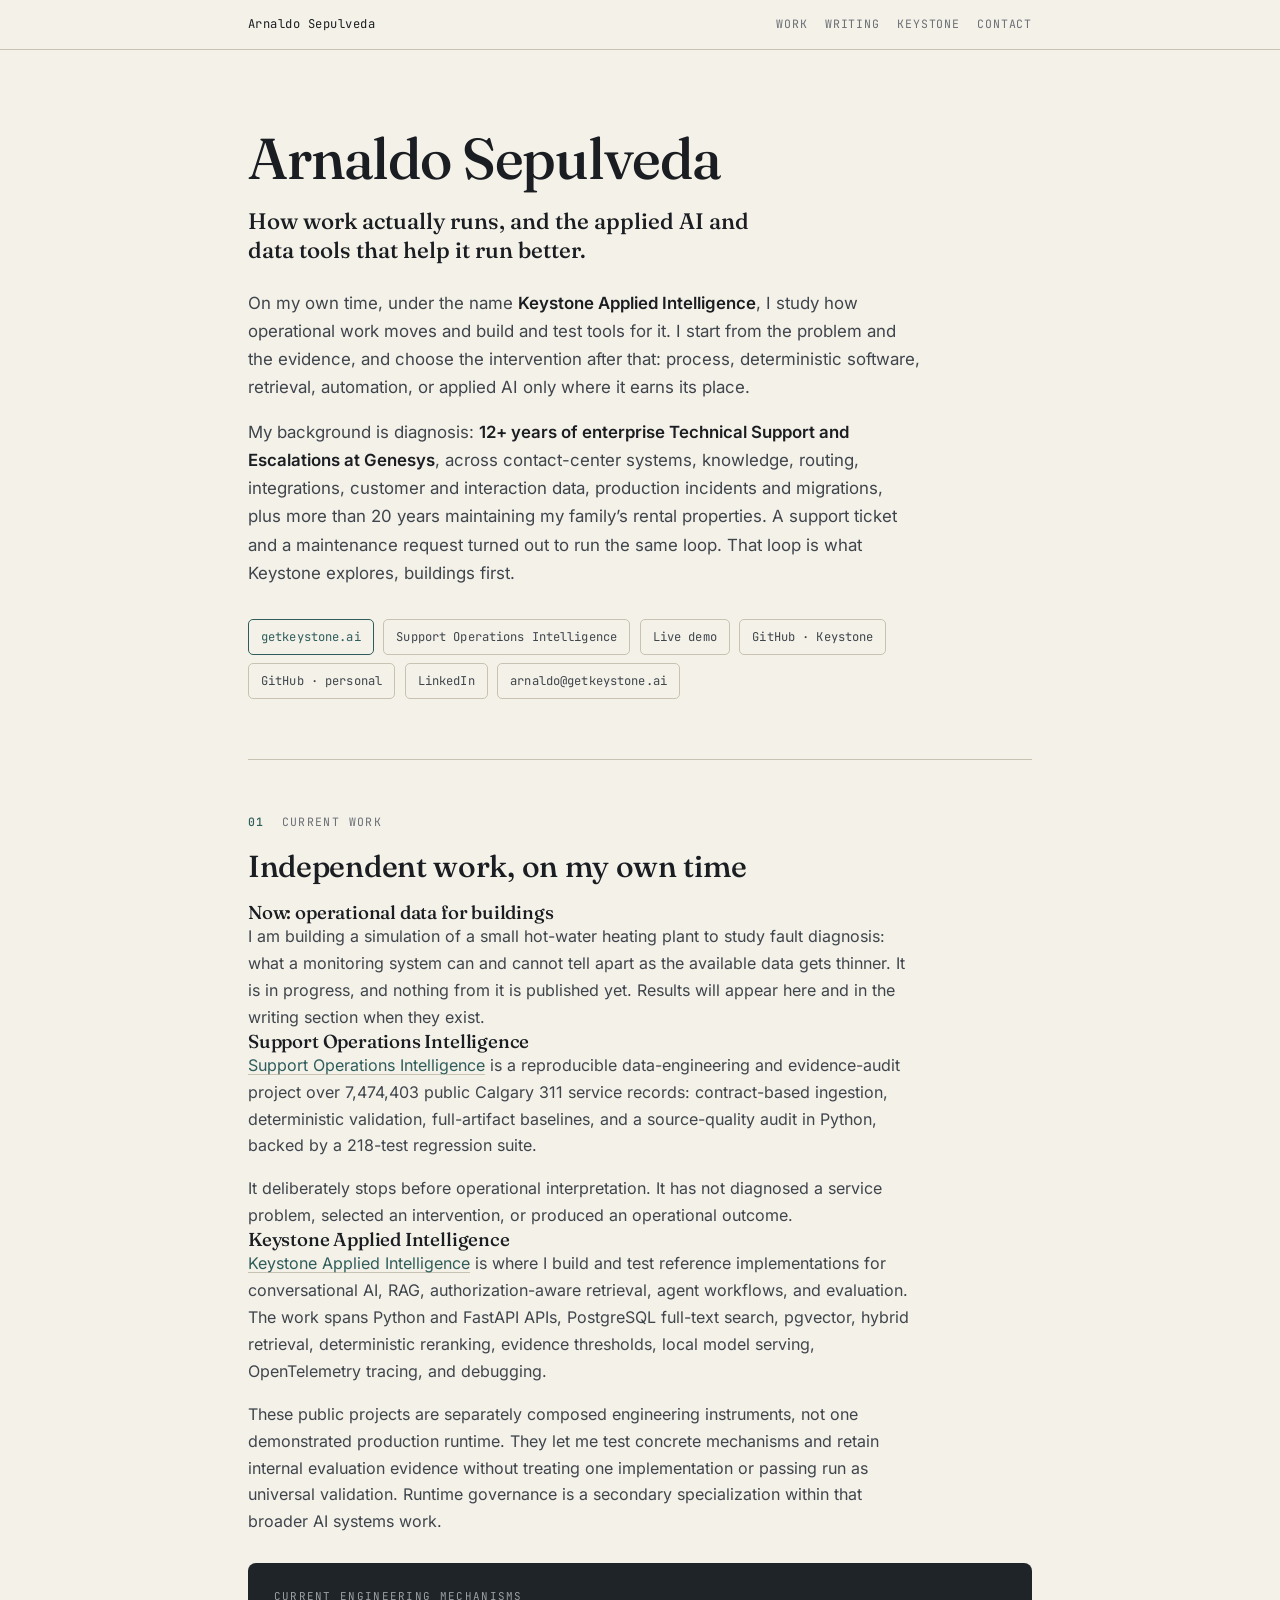
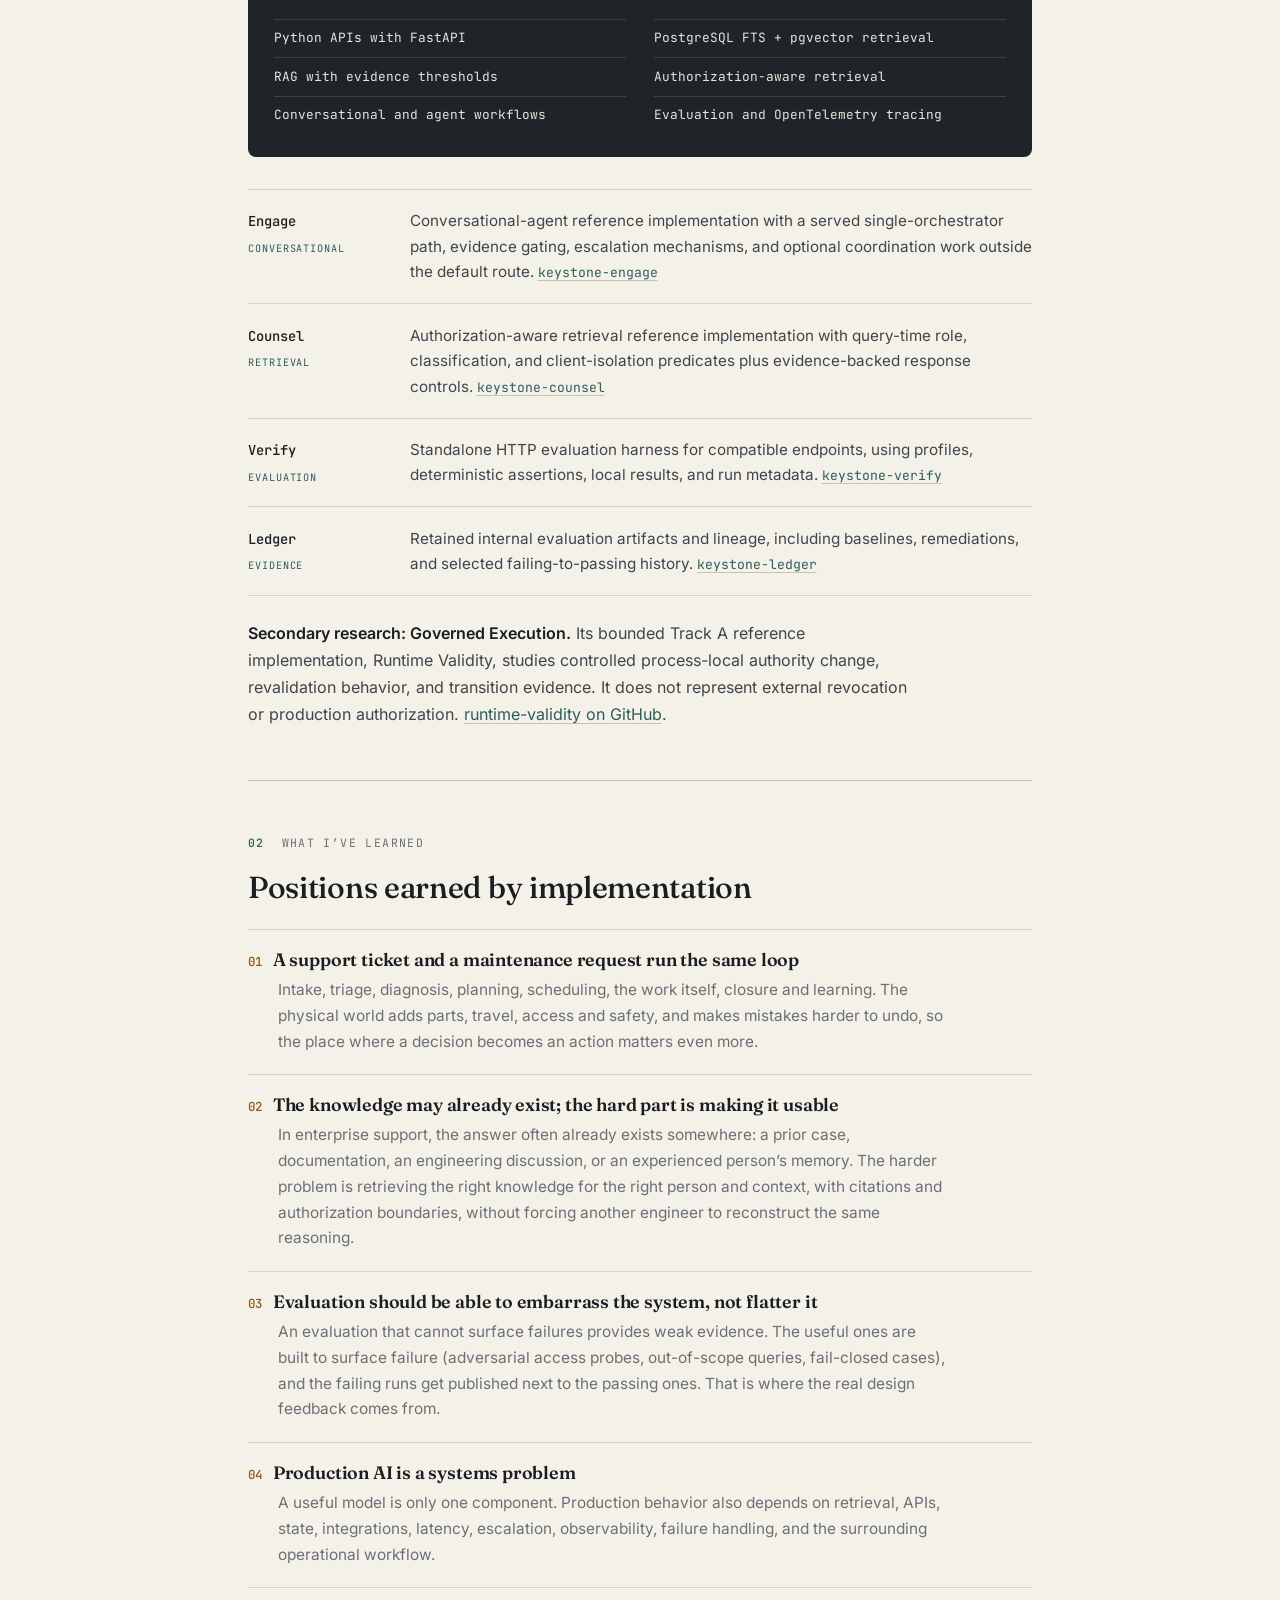
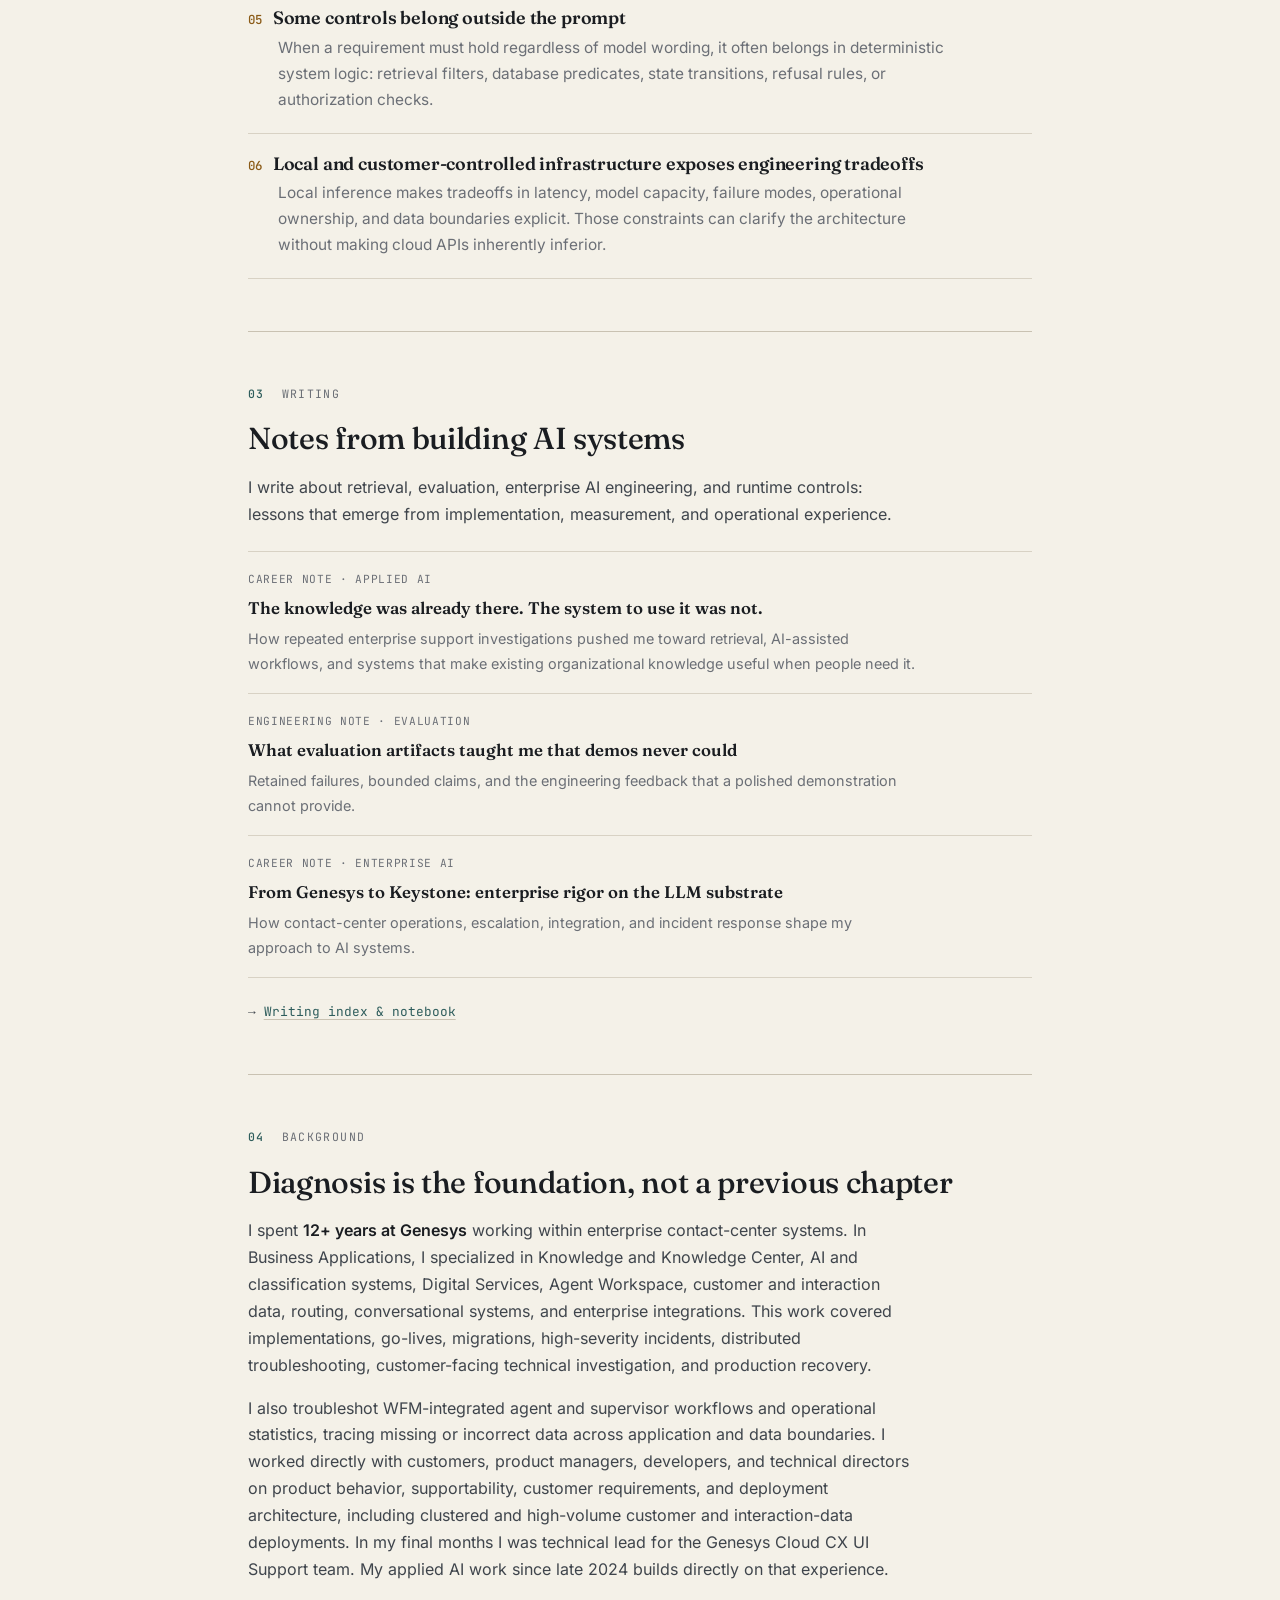
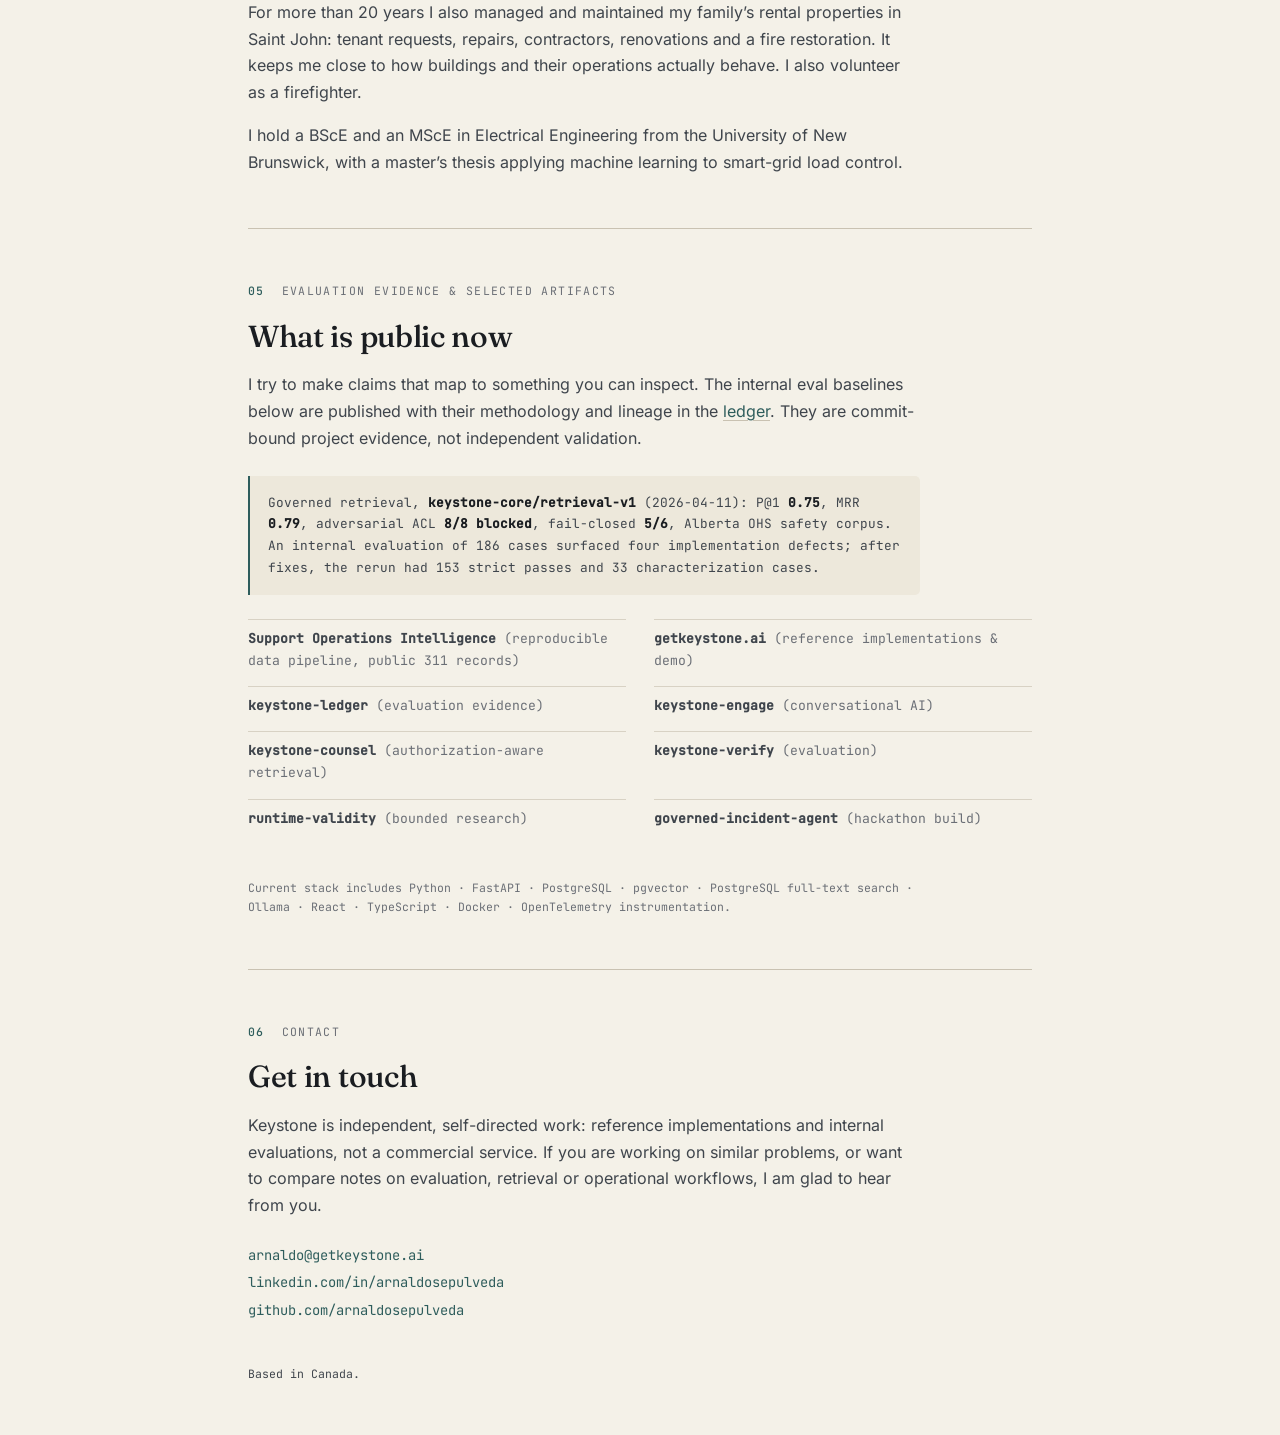
<file: index.html>
<!DOCTYPE html>
<html lang="en">
<head>
<meta charset="utf-8">
<meta name="viewport" content="width=device-width, initial-scale=1">
<title>Arnaldo Sepulveda | Applied AI &amp; Operational Workflows</title>
<meta name="description" content="Independent applied AI and data work on operational workflows, buildings first, through Keystone Applied Intelligence. Background: 12+ years of enterprise escalations at Genesys.">
<meta name="author" content="Arnaldo Sepulveda">
<meta name="google-site-verification" content="xf6O8zinKOOA4XrWFdBWYCNRRdKa3pCfS4PnyJUCzz0">
<link rel="canonical" href="https://arnaldosepulveda.com/">

<meta property="og:type" content="profile">
<meta property="og:title" content="Arnaldo Sepulveda | Applied AI &amp; Operational Workflows">
<meta property="og:description" content="Independent applied AI and data work on operational workflows, buildings first, through Keystone Applied Intelligence. Background: 12+ years of enterprise escalations at Genesys.">
<meta property="og:url" content="https://arnaldosepulveda.com/">
<meta property="og:image" content="https://arnaldosepulveda.com/og.png">
<meta property="og:image:width" content="1200">
<meta property="og:image:height" content="630">
<meta property="profile:first_name" content="Arnaldo">
<meta property="profile:last_name" content="Sepulveda">

<meta name="twitter:card" content="summary_large_image">
<meta name="twitter:image" content="https://arnaldosepulveda.com/og.png">
<meta name="twitter:title" content="Arnaldo Sepulveda | Applied AI &amp; Operational Workflows">
<meta name="twitter:description" content="Independent applied AI and data work on operational workflows, buildings first, through Keystone Applied Intelligence. Background: 12+ years of enterprise escalations at Genesys.">

<script type="application/ld+json">
{
  "@context": "https://schema.org",
  "@type": "Person",
  "name": "Arnaldo Sepulveda",
  "givenName": "Arnaldo",
  "familyName": "Sepulveda",
  "description": "Independent applied AI and data work on operational workflows, buildings first, through Keystone Applied Intelligence. Background: 12+ years of enterprise escalations at Genesys.",
  "affiliation": {
    "@type": "Organization",
    "name": "Keystone Applied Intelligence",
    "url": "https://getkeystone.ai/"
  },
  "alumniOf": [
    {
      "@type": "CollegeOrUniversity",
      "name": "University of New Brunswick",
      "sameAs": "https://www.unb.ca/"
    }
  ],
  "url": "https://arnaldosepulveda.com/",
  "sameAs": [
    "https://www.linkedin.com/in/arnaldosepulveda/",
    "https://github.com/arnaldosepulveda",
    "https://github.com/getkeystone",
    "https://getkeystone.ai/"
  ],
  "knowsAbout": [
    "Applied AI",
    "Operational Workflows",
    "Operational Analytics",
    "Building Operations",
    "Enterprise Workflows",
    "Conversational AI",
    "Retrieval-Augmented Generation",
    "Hybrid Retrieval",
    "AI Agents",
    "Agent Workflows",
    "LLM Evaluation",
    "Python",
    "FastAPI",
    "PostgreSQL",
    "pgvector",
    "Contact Center",
    "Enterprise Cloud",
    "Runtime Governance"
  ],
  "address": { "@type": "PostalAddress", "addressCountry": "CA" }
}
</script>

<link rel="preload" href="/fonts/fraunces.woff2" as="font" type="font/woff2" crossorigin>
<link rel="preload" href="/fonts/inter.woff2" as="font" type="font/woff2" crossorigin>

<style>
  *, *::before, *::after { box-sizing: border-box; margin: 0; padding: 0; }

  /* Self-hosted variable fonts (SIL OFL 1.1, latin subset), see /fonts/OFL.txt */
  @font-face { font-family:'Fraunces'; font-style:normal; font-weight:500 600; font-display:swap; src:url('/fonts/fraunces.woff2') format('woff2'); unicode-range:U+0000-00FF,U+0131,U+0152-0153,U+02BB-02BC,U+02C6,U+02DA,U+02DC,U+0304,U+0308,U+0329,U+2000-206F,U+20AC,U+2122,U+2191,U+2193,U+2212,U+2215,U+FEFF,U+FFFD; }
  @font-face { font-family:'Inter'; font-style:normal; font-weight:400 600; font-display:swap; src:url('/fonts/inter.woff2') format('woff2'); unicode-range:U+0000-00FF,U+0131,U+0152-0153,U+02BB-02BC,U+02C6,U+02DA,U+02DC,U+0304,U+0308,U+0329,U+2000-206F,U+20AC,U+2122,U+2191,U+2193,U+2212,U+2215,U+FEFF,U+FFFD; }
  @font-face { font-family:'JetBrains Mono'; font-style:normal; font-weight:400 500; font-display:swap; src:url('/fonts/jetbrainsmono.woff2') format('woff2'); unicode-range:U+0000-00FF,U+0131,U+0152-0153,U+02BB-02BC,U+02C6,U+02DA,U+02DC,U+0304,U+0308,U+0329,U+2000-206F,U+20AC,U+2122,U+2191,U+2193,U+2212,U+2215,U+FEFF,U+FFFD; }

  :root{
    --paper:#F4F1E8; --paper-2:#EDE8DB; --ink:#1A1D21; --ink-soft:#3F454C; --ink-mute:#6B6F76;
    --rule:#C9C2B2; --rule-soft:#D8D2C4;
    --slate:#1F2428; --slate-ink:#E8E5DC; --slate-mute:#9BA0A5; --slate-rule:#3A4148;
    --teal:#2E5D5C; --teal-2:#3E7A78; --teal-soft:rgba(46,93,92,.09);
    --amber:#B27A2C; --amber-ink:#8A5A16; --amber-soft:rgba(178,122,44,.10);
    --focus:#3E7A78;
    --font-head:'Fraunces', Georgia, 'Times New Roman', serif;
    --font-body:'Inter', system-ui, -apple-system, 'Segoe UI', Roboto, sans-serif;
    --font-mono:'JetBrains Mono', ui-monospace, 'SF Mono', Menlo, monospace;
    --measure:42rem; --pad-x:1.5rem;
  }

  html { font-size:16px; scroll-behavior:smooth; color-scheme:light; }
  body { font-family:var(--font-body); background:var(--paper); color:var(--ink-soft); line-height:1.68; -webkit-font-smoothing:antialiased; -moz-osx-font-smoothing:grayscale; font-feature-settings:"kern","liga","calt"; }
  ::selection { background:var(--teal); color:var(--paper); }

  .wrap { max-width:52rem; margin:0 auto; padding:0 var(--pad-x); }
  main { padding-bottom:5rem; }

  a { color:var(--teal); text-decoration:underline; text-decoration-thickness:1px; text-underline-offset:3px; text-decoration-color:var(--rule); transition:color .15s, text-decoration-color .15s; }
  a:hover { color:var(--teal-2); text-decoration-color:var(--teal-2); }
  :focus-visible { outline:2px solid var(--focus); outline-offset:3px; border-radius:2px; }

  h1,h2,h3 { font-family:var(--font-head); color:var(--ink); font-weight:500; letter-spacing:-0.01em; line-height:1.14; }
  strong { color:var(--ink); font-weight:600; }
  p { max-width:var(--measure); }

  /* --- top bar --- */
  .topbar { border-bottom:1px solid var(--rule); }
  .topbar-inner { max-width:52rem; margin:0 auto; padding:0.9rem var(--pad-x); display:flex; align-items:baseline; justify-content:space-between; gap:1rem; }
  .topbar .who { font-family:var(--font-mono); font-size:0.76rem; letter-spacing:0.04em; color:var(--ink); text-decoration:none; }
  .topbar nav { display:flex; gap:1.1rem; }
  .topbar nav a { font-family:var(--font-mono); font-size:0.72rem; text-transform:uppercase; letter-spacing:0.07em; color:var(--ink-mute); text-decoration:none; }
  .topbar nav a:hover { color:var(--teal); }

  /* --- hero --- */
  .hero { padding:5rem 0 3.75rem; }
  .hero .name { font-size:clamp(2.3rem,6vw,3.6rem); font-weight:500; line-height:1.02; letter-spacing:-0.02em; margin-bottom:1.1rem; }
  .hero .pitch { font-size:clamp(1.15rem,2.4vw,1.4rem); color:var(--ink); font-family:var(--font-head); font-weight:500; line-height:1.3; max-width:34rem; margin-bottom:1.5rem; }
  .hero .intro { font-size:1.05rem; color:var(--ink-soft); max-width:var(--measure); }
  .proof-links { margin-top:2rem; display:flex; flex-wrap:wrap; gap:0.5rem 0.6rem; }
  .proof-links a { font-family:var(--font-mono); font-size:0.76rem; letter-spacing:0.01em; text-decoration:none; color:var(--ink-soft); border:1px solid var(--rule); border-radius:5px; padding:0.42rem 0.75rem; transition:border-color .15s, background .15s, color .15s; }
  .proof-links a:hover { border-color:var(--teal); background:var(--teal-soft); color:var(--teal); }
  .proof-links a.primary { border-color:var(--teal); color:var(--teal); }

  /* --- sections --- */
  section { padding:3.25rem 0; border-top:1px solid var(--rule); }
  .kicker { font-family:var(--font-mono); font-size:0.72rem; text-transform:uppercase; letter-spacing:0.12em; color:var(--ink-mute); margin-bottom:1.15rem; }
  .kicker b { color:var(--teal); font-weight:500; }
  section > h2 { font-size:clamp(1.5rem,2.8vw,1.9rem); margin-bottom:1.1rem; }
  section > p { color:var(--ink-soft); }
  section > p + p { margin-top:1rem; }

  /* components list (Keystone) */
  .components { margin-top:2rem; border-top:1px solid var(--rule-soft); }
  .comp { display:grid; grid-template-columns:8.5rem 1fr; gap:0.6rem 1.6rem; padding:1.15rem 0; border-bottom:1px solid var(--rule-soft); }
  .comp .k { font-family:var(--font-mono); }
  .comp .k .n { font-size:0.86rem; color:var(--ink); font-weight:500; }
  .comp .k .t { display:block; margin-top:0.3rem; font-size:0.64rem; text-transform:uppercase; letter-spacing:0.09em; color:var(--teal); }
  .comp .d { font-size:0.95rem; color:var(--ink-soft); }
  .comp .d a { font-family:var(--font-mono); font-size:0.82rem; }

  /* substrate slate note */
  .substrate { margin-top:1.75rem; background:var(--slate); color:var(--slate-ink); border-radius:8px; padding:1.5rem 1.6rem; }
  .substrate .lbl { font-family:var(--font-mono); font-size:0.68rem; text-transform:uppercase; letter-spacing:0.12em; color:var(--slate-mute); margin-bottom:0.85rem; }
  .substrate ul { list-style:none; display:grid; grid-template-columns:1fr 1fr; gap:0.1rem 1.75rem; }
  .substrate li { font-family:var(--font-mono); font-size:0.8rem; color:var(--slate-ink); padding:0.45rem 0; border-top:1px solid var(--slate-rule); }

  /* lessons */
  .lessons { margin-top:1.5rem; counter-reset:lesson; }
  .lesson { padding:1.25rem 0; border-bottom:1px solid var(--rule-soft); }
  .lesson:first-child { border-top:1px solid var(--rule-soft); }
  .lesson h3 { font-size:1.12rem; font-weight:600; margin-bottom:0.4rem; display:flex; gap:0.7rem; align-items:baseline; }
  .lesson h3::before { counter-increment:lesson; content:counter(lesson,decimal-leading-zero); font-family:var(--font-mono); font-size:0.78rem; color:var(--amber-ink); font-weight:500; flex-shrink:0; }
  .lesson p { font-size:0.96rem; color:var(--ink-mute); margin-left:1.9rem; }

  /* writing teaser */
  .writing-list { margin-top:1.5rem; border-top:1px solid var(--rule-soft); }
  .warticle { padding:1.1rem 0; border-bottom:1px solid var(--rule-soft); }
  .warticle .meta { font-family:var(--font-mono); font-size:0.7rem; text-transform:uppercase; letter-spacing:0.06em; color:var(--ink-mute); margin-bottom:0.3rem; }
  .warticle a.t { font-family:var(--font-head); font-weight:600; font-size:1.05rem; color:var(--ink); text-decoration:none; }
  .warticle a.t:hover { color:var(--teal); }
  .warticle p { font-size:0.9rem; color:var(--ink-mute); margin-top:0.35rem; }
  .more { margin-top:1.4rem; font-family:var(--font-mono); font-size:0.8rem; }

  /* proof metrics */
  .metrics { font-family:var(--font-mono); font-size:0.8rem; line-height:1.7; color:var(--ink-soft); padding:1rem 1.15rem; border-left:2px solid var(--teal); background:var(--paper-2); border-radius:0 5px 5px 0; margin-top:1.5rem; }
  .metrics b { color:var(--ink); font-weight:600; }
  .artifacts { margin-top:1.5rem; display:grid; grid-template-columns:1fr 1fr; gap:0.4rem 1.75rem; }
  .artifacts a { font-family:var(--font-mono); font-size:0.82rem; text-decoration:none; color:var(--ink-soft); padding:0.5rem 0; border-top:1px solid var(--rule-soft); display:block; }
  .artifacts a:hover { color:var(--teal); }
  .artifacts a .desc { color:var(--ink-mute); }

  /* contact */
  .contact p { color:var(--ink-soft); }
  .contact .lines { margin-top:1.4rem; font-family:var(--font-mono); font-size:0.86rem; line-height:2; }
  .contact .lines a { text-decoration:none; }
  .footer-note { margin-top:2.5rem; font-family:var(--font-mono); font-size:0.72rem; color:var(--ink-mute); }

  @media (max-width:600px) {
    :root { --pad-x:1.15rem; }
    .hero { padding:3rem 0 2.75rem; }
    section { padding:2.5rem 0; }
    .topbar nav { gap:0.85rem; }
    .comp { grid-template-columns:1fr; gap:0.35rem; }
    .substrate ul { grid-template-columns:1fr; }
    .artifacts { grid-template-columns:1fr; }
    .lesson p { margin-left:0; }
  }
</style>
</head>
<body>

<header class="topbar">
  <div class="topbar-inner">
    <a href="/" class="who">Arnaldo Sepulveda</a>
    <nav aria-label="Primary">
      <a href="#work">Work</a>
      <a href="/writing/">Writing</a>
      <a href="https://getkeystone.ai/">Keystone</a>
      <a href="mailto:arnaldo@getkeystone.ai">Contact</a>
    </nav>
  </div>
</header>

<main class="wrap">

  <!-- Hero -->
  <section class="hero" style="border-top:none">
    <h1 class="name">Arnaldo Sepulveda</h1>
    <p class="pitch">How work actually runs, and the applied AI and data tools that help it run better.</p>
    <p class="intro">
      On my own time, under the name <strong>Keystone Applied Intelligence</strong>, I study how operational work moves and build and test tools for it. I start from the problem and the evidence, and choose the intervention after that: process, deterministic software, retrieval, automation, or applied AI only where it earns its place.
    </p>
    <p class="intro" style="margin-top:1rem">
      My background is diagnosis: <strong>12+ years of enterprise Technical Support and Escalations at Genesys</strong>, across contact-center systems, knowledge, routing, integrations, customer and interaction data, production incidents and migrations, plus more than 20 years maintaining my family&rsquo;s rental properties. A support ticket and a maintenance request turned out to run the same loop. That loop is what Keystone explores, buildings first.
    </p>
    <div class="proof-links">
      <a class="primary" href="https://getkeystone.ai/">getkeystone.ai</a>
      <a href="https://github.com/arnaldosepulveda/support-operations-intelligence">Support Operations Intelligence</a>
      <a href="https://demo.getkeystone.ai/">Live demo</a>
      <a href="https://github.com/getkeystone">GitHub · Keystone</a>
      <a href="https://github.com/arnaldosepulveda">GitHub · personal</a>
      <a href="https://www.linkedin.com/in/arnaldosepulveda/">LinkedIn</a>
      <a href="mailto:arnaldo@getkeystone.ai">arnaldo@getkeystone.ai</a>
    </div>
  </section>

  <!-- Current work -->
  <section id="work">
    <div class="kicker"><b>01</b> &nbsp;Current work</div>
    <h2>Independent work, on my own time</h2>
    <h3>Now: operational data for buildings</h3>
    <p>I am building a simulation of a small hot-water heating plant to study fault diagnosis: what a monitoring system can and cannot tell apart as the available data gets thinner. It is in progress, and nothing from it is published yet. Results will appear here and in the writing section when they exist.</p>
    <h3>Support Operations Intelligence</h3>
    <p>
      <a href="https://github.com/arnaldosepulveda/support-operations-intelligence">Support Operations Intelligence</a>
      is a reproducible data-engineering and evidence-audit project over 7,474,403 public Calgary 311
      service records: contract-based ingestion, deterministic validation, full-artifact baselines, and a
      source-quality audit in Python, backed by a 218-test regression suite.
    </p>
    <p>
      It deliberately stops before operational interpretation. It has not diagnosed a service problem,
      selected an intervention, or produced an operational outcome.
    </p>

    <h3>Keystone Applied Intelligence</h3>
    <p>
      <a href="https://getkeystone.ai/">Keystone Applied Intelligence</a> is where I build and test
      reference implementations for conversational AI, RAG, authorization-aware retrieval, agent
      workflows, and evaluation. The work spans Python and FastAPI APIs, PostgreSQL full-text search,
      pgvector, hybrid retrieval, deterministic reranking, evidence thresholds, local model serving,
      OpenTelemetry tracing, and debugging.
    </p>
    <p>
      These public projects are separately composed engineering instruments, not one demonstrated
      production runtime. They let me test concrete mechanisms and retain internal evaluation evidence
      without treating one implementation or passing run as universal validation. Runtime governance is
      a secondary specialization within that broader AI systems work.
    </p>

    <div class="substrate">
      <div class="lbl">Current engineering mechanisms</div>
      <ul>
        <li>Python APIs with FastAPI</li>
        <li>PostgreSQL FTS + pgvector retrieval</li>
        <li>RAG with evidence thresholds</li>
        <li>Authorization-aware retrieval</li>
        <li>Conversational and agent workflows</li>
        <li>Evaluation and OpenTelemetry tracing</li>
      </ul>
    </div>

    <div class="components">
      <div class="comp">
        <div class="k"><span class="n">Engage</span><span class="t">Conversational</span></div>
        <div class="d">Conversational-agent reference implementation with a served single-orchestrator path, evidence gating, escalation mechanisms, and optional coordination work outside the default route. <a href="https://github.com/getkeystone/keystone-engage">keystone-engage</a></div>
      </div>
      <div class="comp">
        <div class="k"><span class="n">Counsel</span><span class="t">Retrieval</span></div>
        <div class="d">Authorization-aware retrieval reference implementation with query-time role, classification, and client-isolation predicates plus evidence-backed response controls. <a href="https://github.com/getkeystone/keystone-counsel">keystone-counsel</a></div>
      </div>
      <div class="comp">
        <div class="k"><span class="n">Verify</span><span class="t">Evaluation</span></div>
        <div class="d">Standalone HTTP evaluation harness for compatible endpoints, using profiles, deterministic assertions, local results, and run metadata. <a href="https://github.com/getkeystone/keystone-verify">keystone-verify</a></div>
      </div>
      <div class="comp">
        <div class="k"><span class="n">Ledger</span><span class="t">Evidence</span></div>
        <div class="d">Retained internal evaluation artifacts and lineage, including baselines, remediations, and selected failing-to-passing history. <a href="https://github.com/getkeystone/keystone-ledger">keystone-ledger</a></div>
      </div>
    </div>

    <p style="margin-top:1.5rem">
      <strong>Secondary research: Governed Execution.</strong> Its bounded Track A reference
      implementation, Runtime Validity, studies controlled process-local authority change,
      revalidation behavior, and transition evidence. It does not represent external revocation or
      production authorization. <a href="https://github.com/getkeystone/runtime-validity">runtime-validity on GitHub</a>.
    </p>
  </section>

  <!-- What I've learned -->
  <section id="learned">
    <div class="kicker"><b>02</b> &nbsp;What I&rsquo;ve learned</div>
    <h2>Positions earned by implementation</h2>
    <div class="lessons">
      <div class="lesson">
        <h3>A support ticket and a maintenance request run the same loop</h3>
        <p>Intake, triage, diagnosis, planning, scheduling, the work itself, closure and learning. The physical world adds parts, travel, access and safety, and makes mistakes harder to undo, so the place where a decision becomes an action matters even more.</p>
      </div>
      <div class="lesson">
        <h3>The knowledge may already exist; the hard part is making it usable</h3>
        <p>In enterprise support, the answer often already exists somewhere: a prior case, documentation, an engineering discussion, or an experienced person&rsquo;s memory. The harder problem is retrieving the right knowledge for the right person and context, with citations and authorization boundaries, without forcing another engineer to reconstruct the same reasoning.</p>
      </div>
      <div class="lesson">
        <h3>Evaluation should be able to embarrass the system, not flatter it</h3>
        <p>An evaluation that cannot surface failures provides weak evidence. The useful ones are built to surface failure (adversarial access probes, out-of-scope queries, fail-closed cases), and the failing runs get published next to the passing ones. That is where the real design feedback comes from.</p>
      </div>
      <div class="lesson">
        <h3>Production AI is a systems problem</h3>
        <p>A useful model is only one component. Production behavior also depends on retrieval, APIs, state, integrations, latency, escalation, observability, failure handling, and the surrounding operational workflow.</p>
      </div>
      <div class="lesson">
        <h3>Some controls belong outside the prompt</h3>
        <p>When a requirement must hold regardless of model wording, it often belongs in deterministic system logic: retrieval filters, database predicates, state transitions, refusal rules, or authorization checks.</p>
      </div>
      <div class="lesson">
        <h3>Local and customer-controlled infrastructure exposes engineering tradeoffs</h3>
        <p>Local inference makes tradeoffs in latency, model capacity, failure modes, operational ownership, and data boundaries explicit. Those constraints can clarify the architecture without making cloud APIs inherently inferior.</p>
      </div>
    </div>
  </section>

  <!-- Writing -->
  <section id="writing">
    <div class="kicker"><b>03</b> &nbsp;Writing</div>
    <h2>Notes from building AI systems</h2>
    <p>
      I write about retrieval, evaluation, enterprise AI engineering, and runtime controls: lessons
      that emerge from implementation, measurement, and operational experience.
    </p>
    <div class="writing-list">
      <div class="warticle">
        <div class="meta">Career note · Applied AI</div>
        <a class="t" href="/writing/the-knowledge-was-already-there/">The knowledge was already there. The system to use it was not.</a>
        <p>How repeated enterprise support investigations pushed me toward retrieval, AI-assisted workflows, and systems that make existing organizational knowledge useful when people need it.</p>
      </div>
      <div class="warticle">
        <div class="meta">Engineering note · Evaluation</div>
        <a class="t" href="/writing/evaluation-artifacts-vs-demos/">What evaluation artifacts taught me that demos never could</a>
        <p>Retained failures, bounded claims, and the engineering feedback that a polished demonstration cannot provide.</p>
      </div>
      <div class="warticle">
        <div class="meta">Career note · Enterprise AI</div>
        <a class="t" href="/writing/from-genesys-to-keystone/">From Genesys to Keystone: enterprise rigor on the LLM substrate</a>
        <p>How contact-center operations, escalation, integration, and incident response shape my approach to AI systems.</p>
      </div>
    </div>
    <p class="more">→ <a href="/writing/">Writing index &amp; notebook</a></p>
  </section>

  <!-- Background -->
  <section id="background">
    <div class="kicker"><b>04</b> &nbsp;Background</div>
    <h2>Diagnosis is the foundation, not a previous chapter</h2>
    <p>
      I spent <strong>12+ years at Genesys</strong> working within enterprise contact-center systems. In
      Business Applications, I specialized in Knowledge and Knowledge Center, AI and classification
      systems, Digital Services, Agent Workspace, customer and interaction data, routing, conversational
      systems, and enterprise integrations. This work covered implementations, go-lives, migrations,
      high-severity incidents, distributed troubleshooting, customer-facing technical investigation,
      and production recovery.
    </p>
    <p>
      I also troubleshot WFM-integrated agent and supervisor workflows and operational statistics,
      tracing missing or incorrect data across application and data boundaries. I worked directly with
      customers, product managers, developers, and technical directors on product behavior,
      supportability, customer requirements, and deployment architecture, including clustered and
      high-volume customer and interaction-data deployments. In my final months I was technical lead for the Genesys Cloud CX UI Support team. My applied AI work since late 2024 builds directly on that experience.
    </p>
    <p>
      For more than 20 years I also managed and maintained my family&rsquo;s rental properties in Saint John: tenant requests, repairs, contractors, renovations and a fire restoration. It keeps me close to how buildings and their operations actually behave. I also volunteer as a firefighter.
    </p>
    <p>
      I hold a BScE and an MScE in Electrical Engineering from the University of New Brunswick, with a master&rsquo;s thesis applying machine learning to smart-grid load control.
    </p>
  </section>

  <!-- Evidence -->
  <section id="proof">
    <div class="kicker"><b>05</b> &nbsp;Evaluation evidence &amp; selected artifacts</div>
    <h2>What is public now</h2>
    <p>
      I try to make claims that map to something you can inspect. The internal eval baselines below are
      published with their methodology and lineage in the <a href="https://github.com/getkeystone/keystone-ledger">ledger</a>.
      They are commit-bound project evidence, not independent validation.
    </p>
    <p class="metrics">
      Governed retrieval, <b>keystone-core/retrieval-v1</b> (2026-04-11): P@1 <b>0.75</b>, MRR <b>0.79</b>,
      adversarial ACL <b>8/8 blocked</b>, fail-closed <b>5/6</b>, Alberta OHS safety corpus.<br>
      An internal evaluation of 186 cases surfaced four implementation defects; after fixes, the rerun had 153 strict passes and 33 characterization cases.
    </p>
    <div class="artifacts">
      <a href="https://github.com/arnaldosepulveda/support-operations-intelligence"><b>Support Operations Intelligence</b> <span class="desc">(reproducible data pipeline, public 311 records)</span></a>
      <a href="https://getkeystone.ai/"><b>getkeystone.ai</b> <span class="desc">(reference implementations &amp; demo)</span></a>
      <a href="https://github.com/getkeystone/keystone-ledger"><b>keystone-ledger</b> <span class="desc">(evaluation evidence)</span></a>
      <a href="https://github.com/getkeystone/keystone-engage"><b>keystone-engage</b> <span class="desc">(conversational AI)</span></a>
      <a href="https://github.com/getkeystone/keystone-counsel"><b>keystone-counsel</b> <span class="desc">(authorization-aware retrieval)</span></a>
      <a href="https://github.com/getkeystone/keystone-verify"><b>keystone-verify</b> <span class="desc">(evaluation)</span></a>
      <a href="https://github.com/getkeystone/runtime-validity"><b>runtime-validity</b> <span class="desc">(bounded research)</span></a>
      <a href="https://github.com/arnaldosepulveda/governed-incident-agent"><b>governed-incident-agent</b> <span class="desc">(hackathon build)</span></a>
    </div>
    <p class="footer-note">Current stack includes Python · FastAPI · PostgreSQL · pgvector · PostgreSQL full-text search · Ollama · React · TypeScript · Docker · OpenTelemetry instrumentation.</p>
  </section>

  <!-- Contact -->
  <section id="contact" class="contact">
    <div class="kicker"><b>06</b> &nbsp;Contact</div>
    <h2>Get in touch</h2>
    <p>
      Keystone is independent, self-directed work: reference implementations and internal evaluations, not a commercial service. If you are working on similar problems, or want to compare notes on evaluation, retrieval or operational workflows, I am glad to hear from you.
    </p>
    <div class="lines">
      <a href="mailto:arnaldo@getkeystone.ai">arnaldo@getkeystone.ai</a><br>
      <a href="https://www.linkedin.com/in/arnaldosepulveda/">linkedin.com/in/arnaldosepulveda</a><br>
      <a href="https://github.com/arnaldosepulveda">github.com/arnaldosepulveda</a>
    </div>
    <p class="footer-note">Based in Canada.</p>
  </section>

</main>

</body>
</html>
</file>
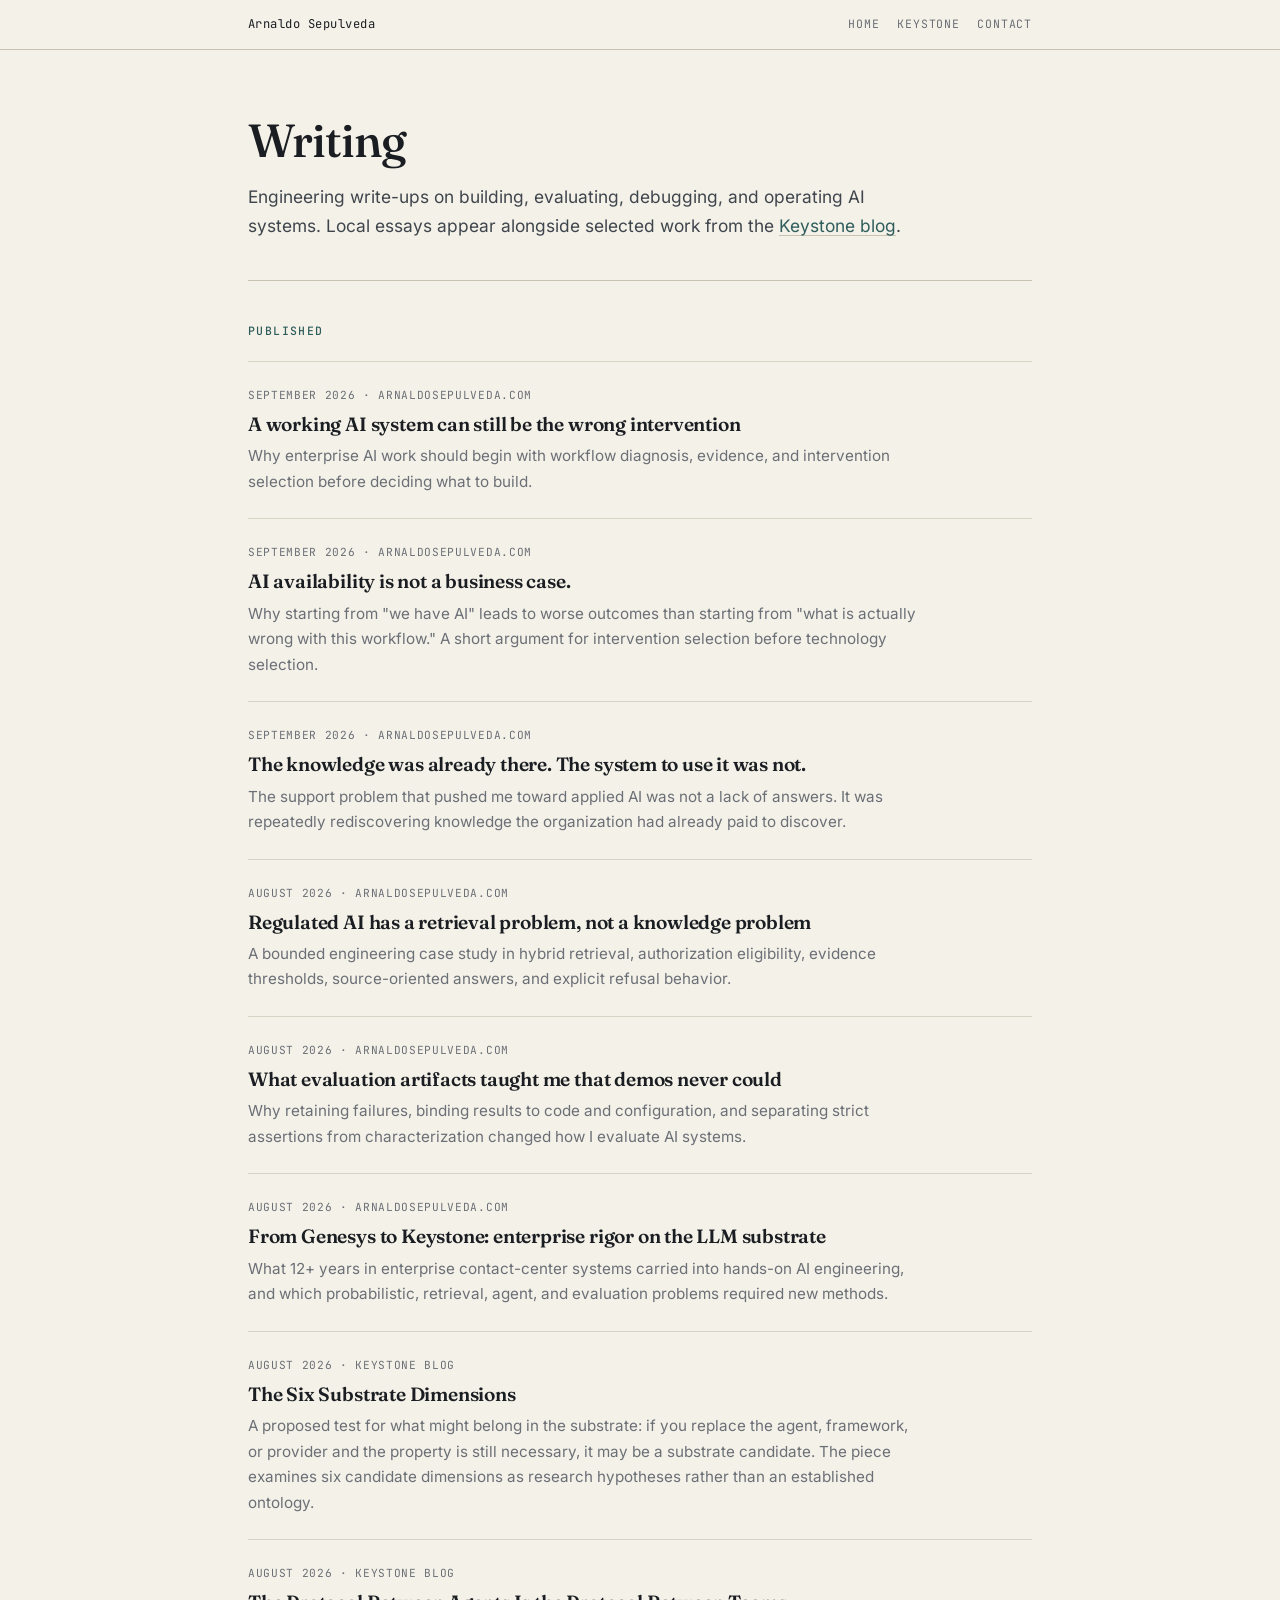
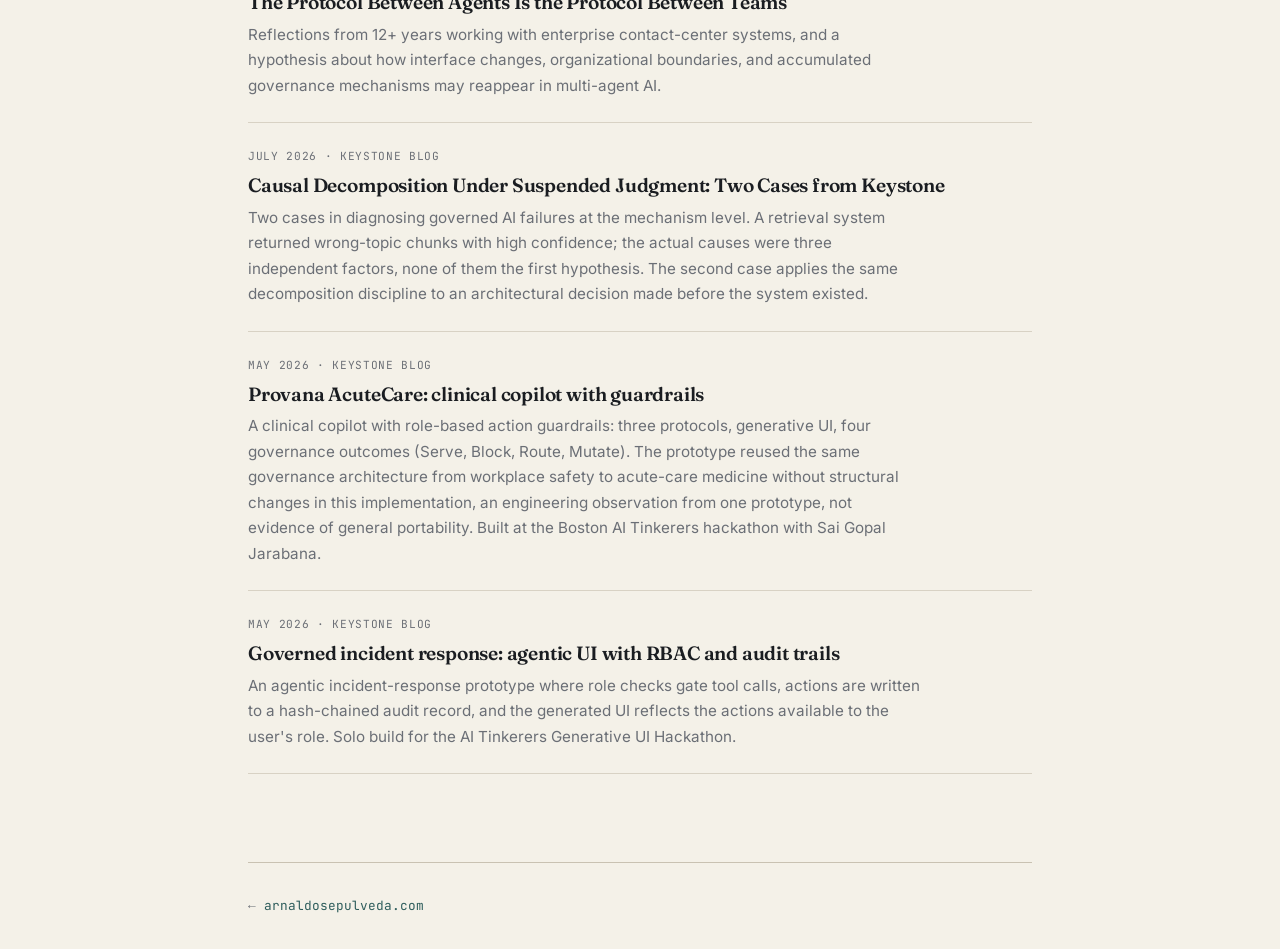
<file: writing/index.html>
<!DOCTYPE html>
<html lang="en">
<head>
<meta charset="utf-8">
<meta name="viewport" content="width=device-width, initial-scale=1">
<title>Writing | Arnaldo Sepulveda</title>
<meta name="description" content="Engineering writing on AI systems, retrieval, evaluation, conversational agents, enterprise systems, and runtime controls.">
<meta name="author" content="Arnaldo Sepulveda">
<link rel="canonical" href="https://arnaldosepulveda.com/writing/">

<meta property="og:type" content="website">
<meta property="og:title" content="Writing | Arnaldo Sepulveda">
<meta property="og:description" content="Engineering writing on AI systems, retrieval, evaluation, conversational agents, and enterprise system design.">
<meta property="og:url" content="https://arnaldosepulveda.com/writing/">
<meta property="og:image" content="https://arnaldosepulveda.com/og.png">

<link rel="preload" href="/fonts/fraunces.woff2" as="font" type="font/woff2" crossorigin>
<link rel="preload" href="/fonts/inter.woff2" as="font" type="font/woff2" crossorigin>

<style>
  *, *::before, *::after { box-sizing:border-box; margin:0; padding:0; }

  @font-face { font-family:'Fraunces'; font-style:normal; font-weight:500 600; font-display:swap; src:url('/fonts/fraunces.woff2') format('woff2'); unicode-range:U+0000-00FF,U+0131,U+0152-0153,U+02BB-02BC,U+02C6,U+02DA,U+02DC,U+0304,U+0308,U+0329,U+2000-206F,U+20AC,U+2122,U+2191,U+2193,U+2212,U+2215,U+FEFF,U+FFFD; }
  @font-face { font-family:'Inter'; font-style:normal; font-weight:400 600; font-display:swap; src:url('/fonts/inter.woff2') format('woff2'); unicode-range:U+0000-00FF,U+0131,U+0152-0153,U+02BB-02BC,U+02C6,U+02DA,U+02DC,U+0304,U+0308,U+0329,U+2000-206F,U+20AC,U+2122,U+2191,U+2193,U+2212,U+2215,U+FEFF,U+FFFD; }
  @font-face { font-family:'JetBrains Mono'; font-style:normal; font-weight:400 500; font-display:swap; src:url('/fonts/jetbrainsmono.woff2') format('woff2'); unicode-range:U+0000-00FF,U+0131,U+0152-0153,U+02BB-02BC,U+02C6,U+02DA,U+02DC,U+0304,U+0308,U+0329,U+2000-206F,U+20AC,U+2122,U+2191,U+2193,U+2212,U+2215,U+FEFF,U+FFFD; }

  :root{
    --paper:#F4F1E8; --paper-2:#EDE8DB; --ink:#1A1D21; --ink-soft:#3F454C; --ink-mute:#6B6F76;
    --rule:#C9C2B2; --rule-soft:#D8D2C4; --teal:#2E5D5C; --teal-2:#3E7A78; --teal-soft:rgba(46,93,92,.09);
    --amber:#B27A2C; --amber-ink:#8A5A16; --amber-soft:rgba(178,122,44,.10); --focus:#3E7A78;
    --font-head:'Fraunces', Georgia, serif;
    --font-body:'Inter', system-ui, -apple-system, 'Segoe UI', Roboto, sans-serif;
    --font-mono:'JetBrains Mono', ui-monospace, 'SF Mono', Menlo, monospace;
    --measure:42rem; --pad-x:1.5rem;
  }

  html { font-size:16px; color-scheme:light; scroll-behavior:smooth; }
  body { font-family:var(--font-body); background:var(--paper); color:var(--ink-soft); line-height:1.68; -webkit-font-smoothing:antialiased; -moz-osx-font-smoothing:grayscale; }
  ::selection { background:var(--teal); color:var(--paper); }
  .wrap { max-width:52rem; margin:0 auto; padding:0 var(--pad-x); }

  a { color:var(--teal); text-decoration:underline; text-decoration-thickness:1px; text-underline-offset:3px; text-decoration-color:var(--rule); transition:color .15s, text-decoration-color .15s; }
  a:hover { color:var(--teal-2); text-decoration-color:var(--teal-2); }
  :focus-visible { outline:2px solid var(--focus); outline-offset:3px; border-radius:2px; }
  h1,h2,h3 { font-family:var(--font-head); color:var(--ink); font-weight:500; letter-spacing:-0.01em; line-height:1.16; }

  .topbar { border-bottom:1px solid var(--rule); }
  .topbar-inner { max-width:52rem; margin:0 auto; padding:0.9rem var(--pad-x); display:flex; align-items:baseline; justify-content:space-between; gap:1rem; }
  .topbar .who { font-family:var(--font-mono); font-size:0.76rem; letter-spacing:0.04em; color:var(--ink); text-decoration:none; }
  .topbar nav { display:flex; gap:1.1rem; }
  .topbar nav a { font-family:var(--font-mono); font-size:0.72rem; text-transform:uppercase; letter-spacing:0.07em; color:var(--ink-mute); text-decoration:none; }
  .topbar nav a:hover { color:var(--teal); }

  .head { padding:4rem 0 2.5rem; }
  .head h1 { font-size:clamp(2rem,5vw,2.9rem); font-weight:500; letter-spacing:-0.02em; margin-bottom:0.9rem; }
  .head .subtitle { font-size:1.08rem; color:var(--ink-soft); max-width:var(--measure); }

  section { padding:2.5rem 0; border-top:1px solid var(--rule); }
  .kicker { font-family:var(--font-mono); font-size:0.72rem; text-transform:uppercase; letter-spacing:0.12em; color:var(--ink-mute); margin-bottom:1.25rem; }
  .kicker b { color:var(--teal); font-weight:500; }

  .entry { padding:1.5rem 0; border-bottom:1px solid var(--rule-soft); }
  .entry:first-of-type { border-top:1px solid var(--rule-soft); }
  .entry .meta { font-family:var(--font-mono); font-size:0.7rem; text-transform:uppercase; letter-spacing:0.06em; color:var(--ink-mute); margin-bottom:0.45rem; }
  .entry h2 { font-size:1.2rem; font-weight:600; line-height:1.3; margin-bottom:0.4rem; }
  .entry h2 a { color:inherit; text-decoration:none; }
  .entry h2 a:hover { color:var(--teal); }
  .entry p { font-size:0.95rem; color:var(--ink-mute); max-width:var(--measure); }

  /* notebook / drafts */
  .draft { padding:1.35rem 0; border-bottom:1px solid var(--rule-soft); }
  .draft:first-of-type { border-top:1px solid var(--rule-soft); }
  .draft h3 { font-size:1.08rem; font-weight:600; line-height:1.3; margin-bottom:0.35rem; }
  .draft p { font-size:0.93rem; color:var(--ink-mute); max-width:var(--measure); }
  .group-lead { max-width:var(--measure); color:var(--ink-soft); font-size:0.95rem; margin-bottom:1.25rem; }

  .footer { margin-top:3rem; padding:2rem 0; border-top:1px solid var(--rule); font-family:var(--font-mono); font-size:0.8rem; color:var(--ink-mute); }
  .footer a { text-decoration:none; }

  @media (max-width:600px) {
    :root { --pad-x:1.15rem; }
    .head { padding:2.75rem 0 2rem; }
    .draft { grid-template-columns:1fr; gap:0.3rem; }
  }
</style>
</head>
<body>

<header class="topbar">
  <div class="topbar-inner">
    <a href="/" class="who">Arnaldo Sepulveda</a>
    <nav aria-label="Primary">
      <a href="/">Home</a>
      <a href="https://getkeystone.ai/">Keystone</a>
      <a href="mailto:arnaldo@getkeystone.ai">Contact</a>
    </nav>
  </div>
</header>

<main class="wrap">

  <div class="head">
    <h1>Writing</h1>
    <p class="subtitle">
      Engineering write-ups on building, evaluating, debugging, and operating AI systems.
      Local essays appear alongside selected work from the
      <a href="https://getkeystone.ai/blog/">Keystone blog</a>.
    </p>
  </div>

  <section>
    <div class="kicker"><b>Published</b></div>
    <article class="entry">
      <div class="meta">September 2026 · arnaldosepulveda.com</div>
      <h2><a href="/writing/a-working-ai-system-can-still-be-the-wrong-intervention/">A working AI system can still be the wrong intervention</a></h2>
      <p>Why enterprise AI work should begin with workflow diagnosis, evidence, and intervention selection before deciding what to build.</p>
    </article>
    <article class="entry">
      <div class="meta">September 2026 · arnaldosepulveda.com</div>
      <h2><a href="/writing/ai-availability-is-not-a-business-case/">AI availability is not a business case.</a></h2>
      <p>Why starting from "we have AI" leads to worse outcomes than starting from "what is actually wrong with this workflow." A short argument for intervention selection before technology selection.</p>
    </article>
    <article class="entry">
      <div class="meta">September 2026 · arnaldosepulveda.com</div>
      <h2><a href="/writing/the-knowledge-was-already-there/">The knowledge was already there. The system to use it was not.</a></h2>
      <p>The support problem that pushed me toward applied AI was not a lack of answers. It was repeatedly rediscovering knowledge the organization had already paid to discover.</p>
    </article>
    <article class="entry">
      <div class="meta">August 2026 · arnaldosepulveda.com</div>
      <h2><a href="/writing/regulated-ai-retrieval-problem/">Regulated AI has a retrieval problem, not a knowledge problem</a></h2>
      <p>A bounded engineering case study in hybrid retrieval, authorization eligibility, evidence thresholds, source-oriented answers, and explicit refusal behavior.</p>
    </article>
    <article class="entry">
      <div class="meta">August 2026 · arnaldosepulveda.com</div>
      <h2><a href="/writing/evaluation-artifacts-vs-demos/">What evaluation artifacts taught me that demos never could</a></h2>
      <p>Why retaining failures, binding results to code and configuration, and separating strict assertions from characterization changed how I evaluate AI systems.</p>
    </article>
    <article class="entry">
      <div class="meta">August 2026 · arnaldosepulveda.com</div>
      <h2><a href="/writing/from-genesys-to-keystone/">From Genesys to Keystone: enterprise rigor on the LLM substrate</a></h2>
      <p>What 12+ years in enterprise contact-center systems carried into hands-on AI engineering, and which probabilistic, retrieval, agent, and evaluation problems required new methods.</p>
    </article>
    <article class="entry">
      <div class="meta">August 2026 · Keystone blog</div>
      <h2><a href="https://getkeystone.ai/blog/the-six-substrate-dimensions/">The Six Substrate Dimensions</a></h2>
      <p>A proposed test for what might belong in the substrate: if you replace the agent, framework, or provider and the property is still necessary, it may be a substrate candidate. The piece examines six candidate dimensions as research hypotheses rather than an established ontology.</p>
    </article>
    <article class="entry">
      <div class="meta">August 2026 · Keystone blog</div>
      <h2><a href="https://getkeystone.ai/blog/the-protocol-between-agents-is-the-protocol-between-teams/">The Protocol Between Agents Is the Protocol Between Teams</a></h2>
      <p>Reflections from 12+ years working with enterprise contact-center systems, and a hypothesis about how interface changes, organizational boundaries, and accumulated governance mechanisms may reappear in multi-agent AI.</p>
    </article>
    <article class="entry">
      <div class="meta">July 2026 · Keystone blog</div>
      <h2><a href="https://getkeystone.ai/blog/causal-decomposition-under-suspended-judgment/">Causal Decomposition Under Suspended Judgment: Two Cases from Keystone</a></h2>
      <p>Two cases in diagnosing governed AI failures at the mechanism level. A retrieval system returned wrong-topic chunks with high confidence; the actual causes were three independent factors, none of them the first hypothesis. The second case applies the same decomposition discipline to an architectural decision made before the system existed.</p>
    </article>
    <article class="entry">
      <div class="meta">May 2026 · Keystone blog</div>
      <h2><a href="https://getkeystone.ai/blog/provana-acutecare/">Provana AcuteCare: clinical copilot with guardrails</a></h2>
      <p>A clinical copilot with role-based action guardrails: three protocols, generative UI, four governance outcomes (Serve, Block, Route, Mutate). The prototype reused the same governance architecture from workplace safety to acute-care medicine without structural changes in this implementation, an engineering observation from one prototype, not evidence of general portability. Built at the Boston AI Tinkerers hackathon with Sai Gopal Jarabana.</p>
    </article>
    <article class="entry">
      <div class="meta">May 2026 · Keystone blog</div>
      <h2><a href="https://getkeystone.ai/blog/governed-incident-response/">Governed incident response: agentic UI with RBAC and audit trails</a></h2>
      <p>An agentic incident-response prototype where role checks gate tool calls, actions are written to a hash-chained audit record, and the generated UI reflects the actions available to the user's role. Solo build for the AI Tinkerers Generative UI Hackathon.</p>
    </article>
  </section>

  <div class="footer">← <a href="/">arnaldosepulveda.com</a></div>

</main>

</body>
</html>
</file>
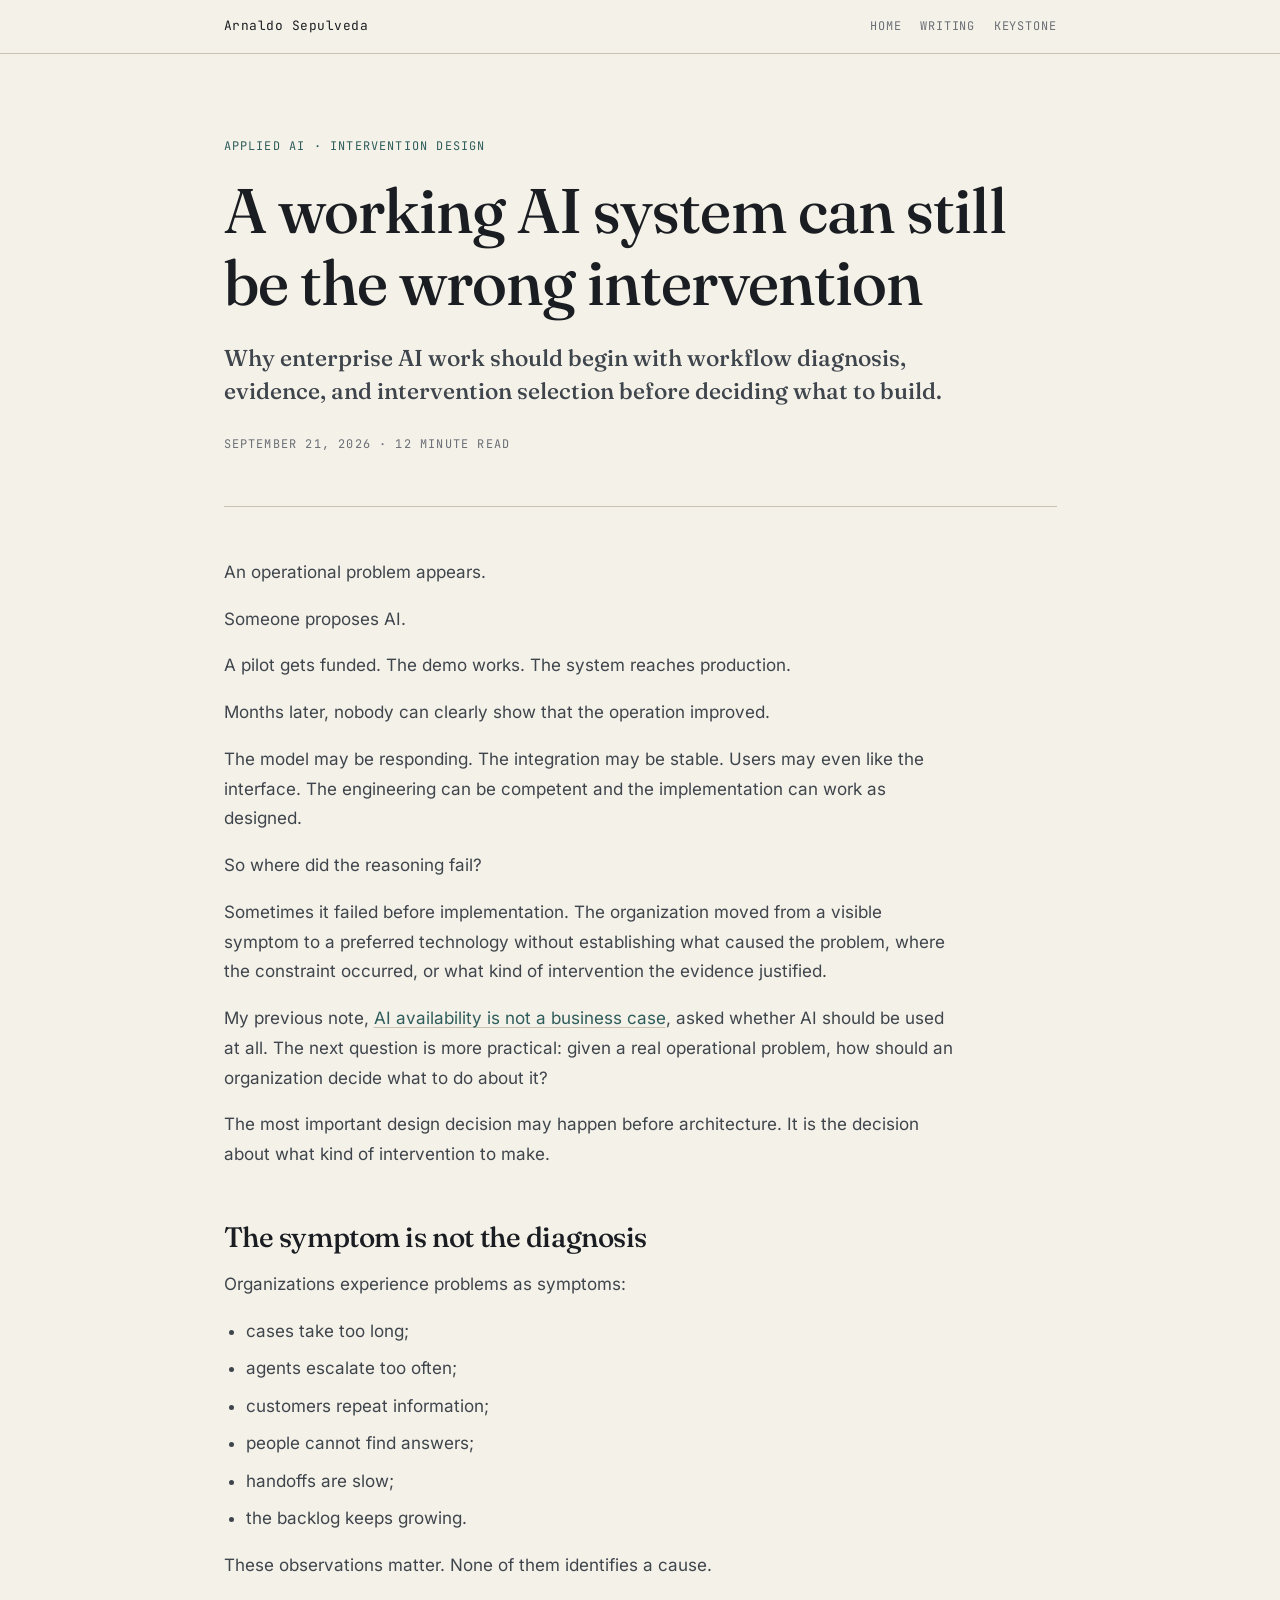
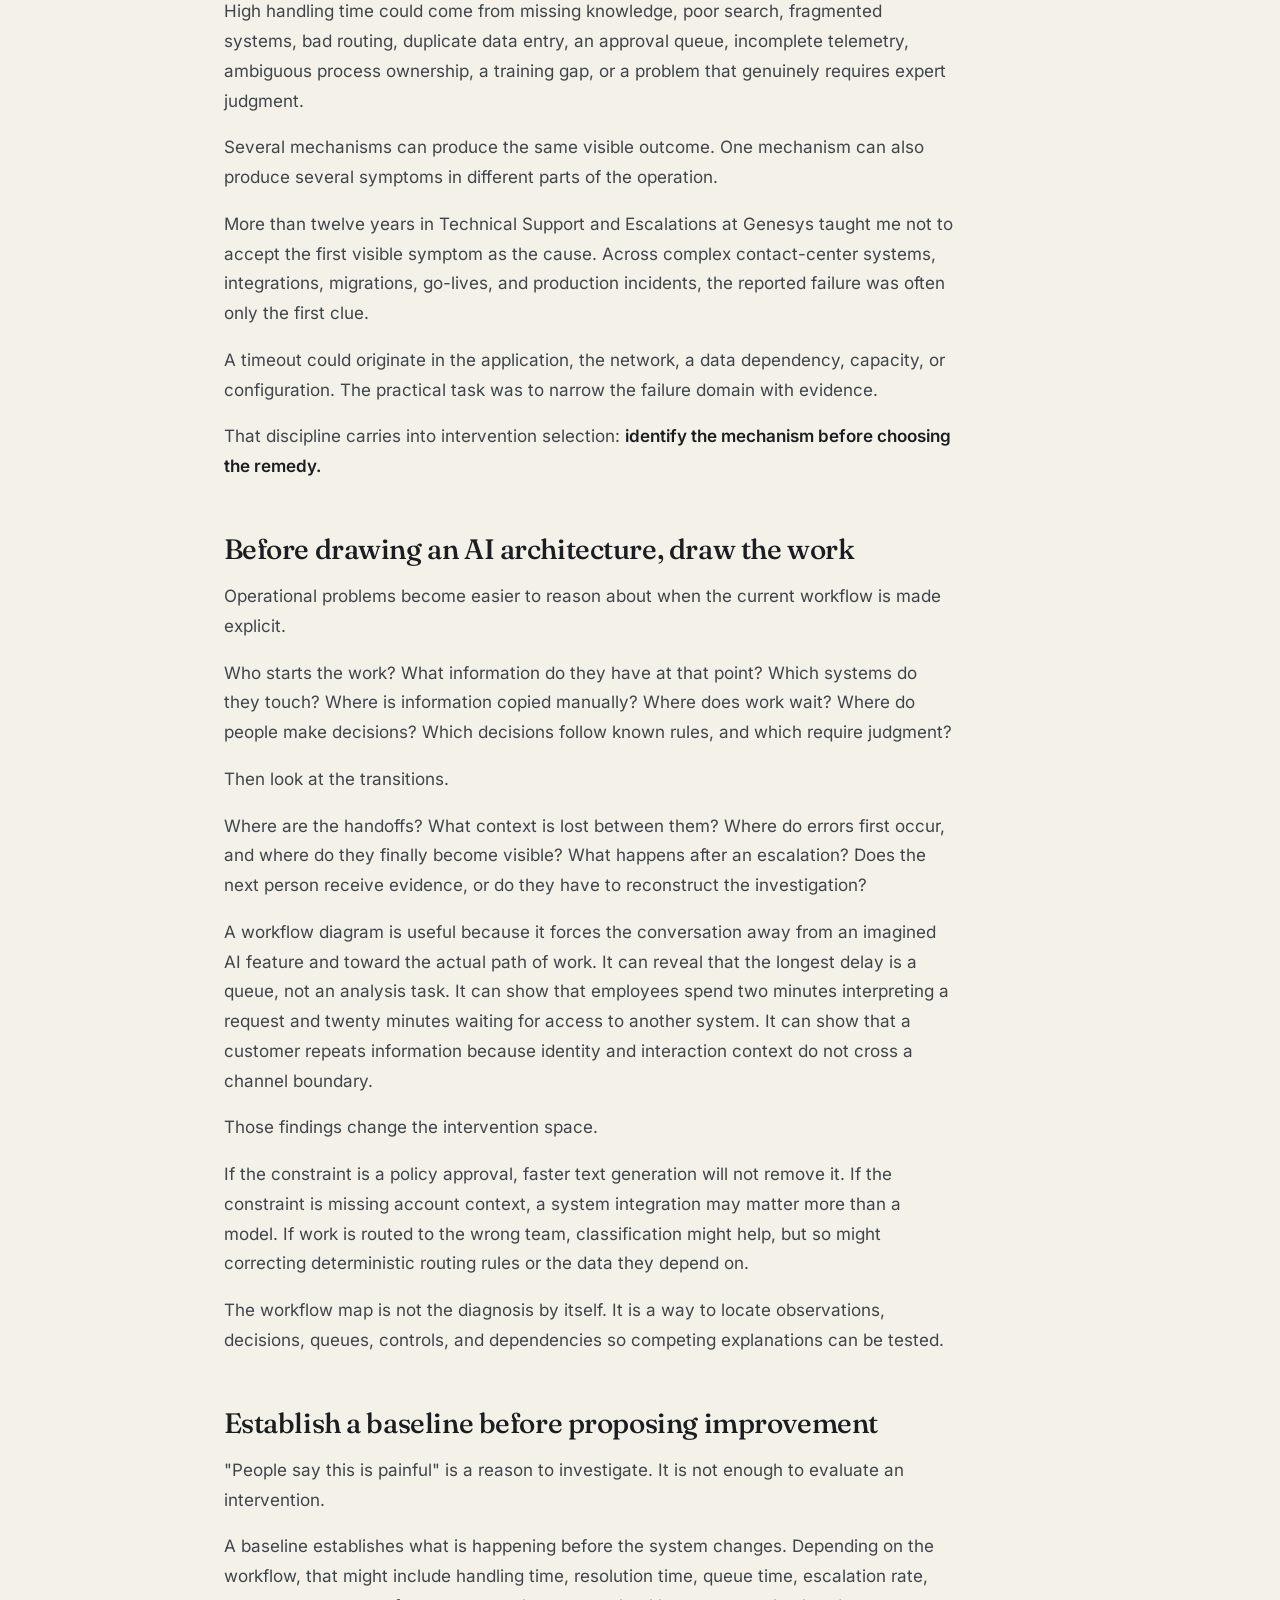
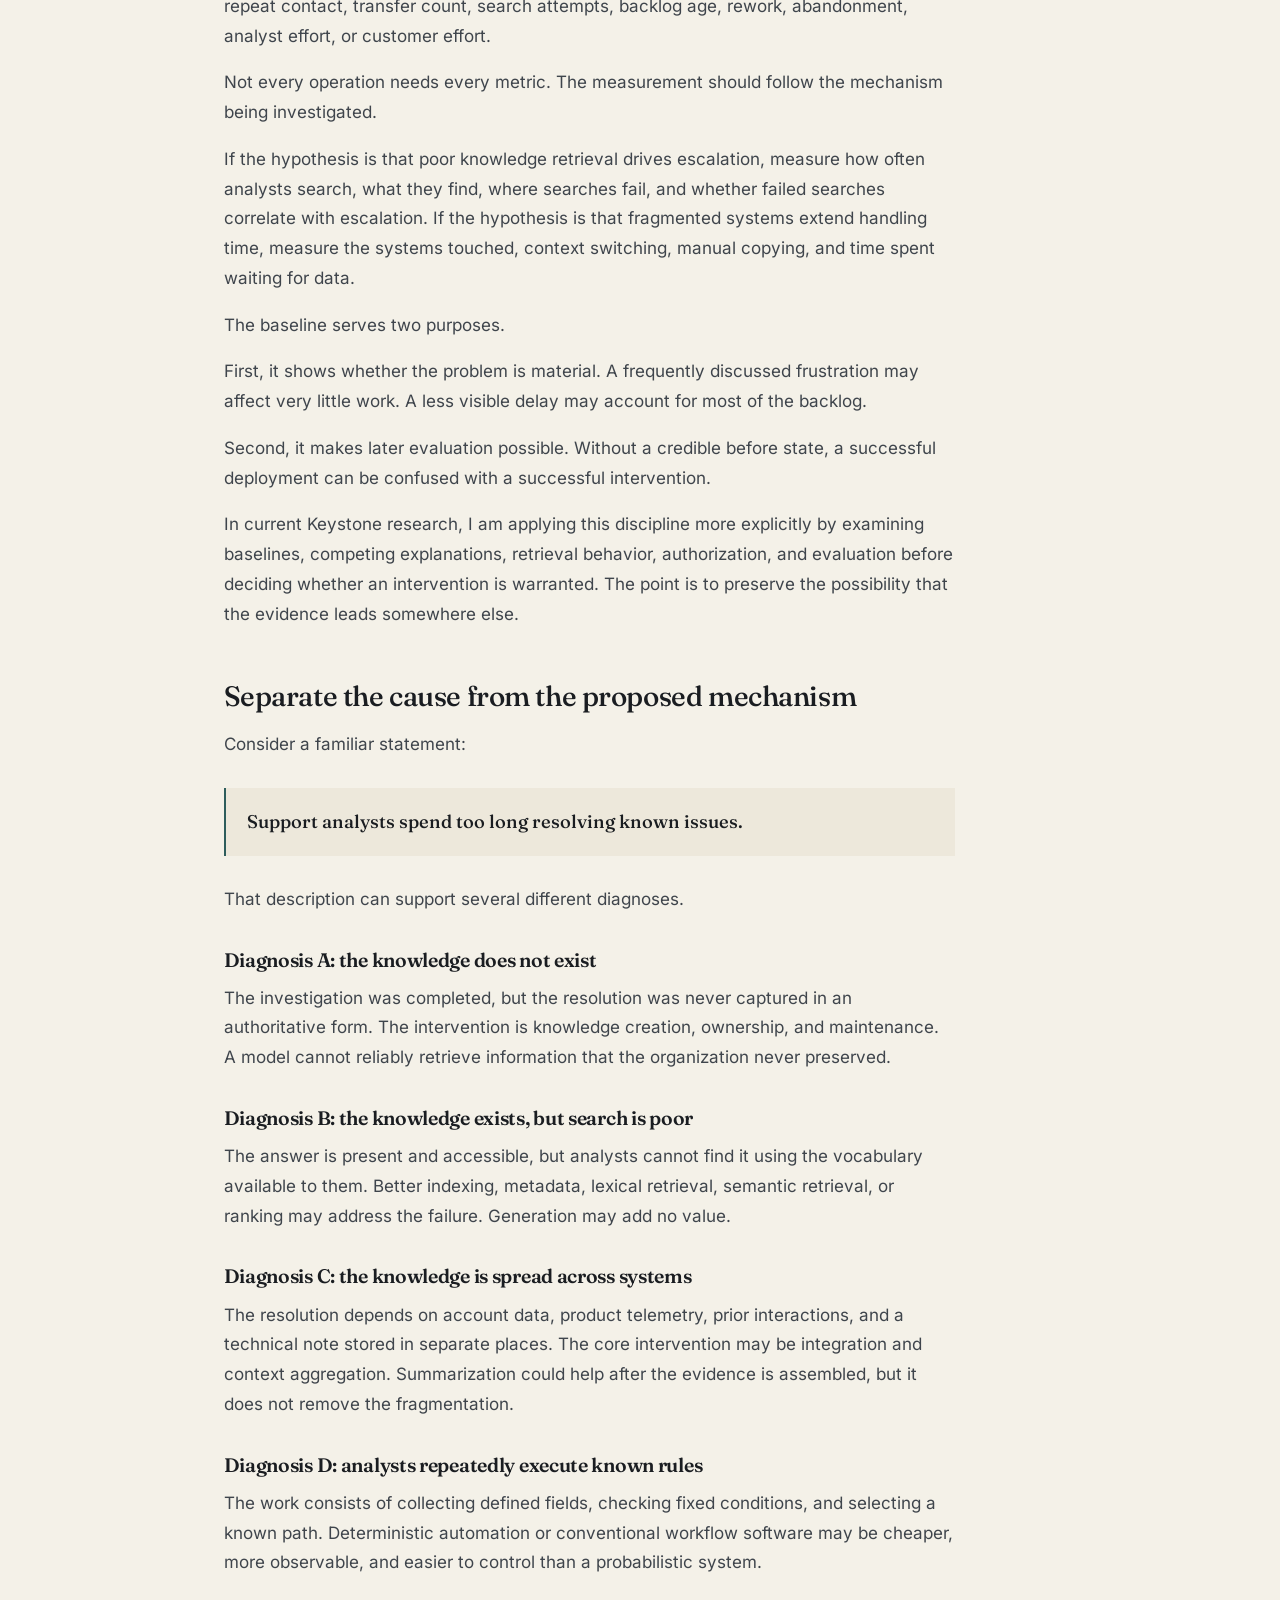
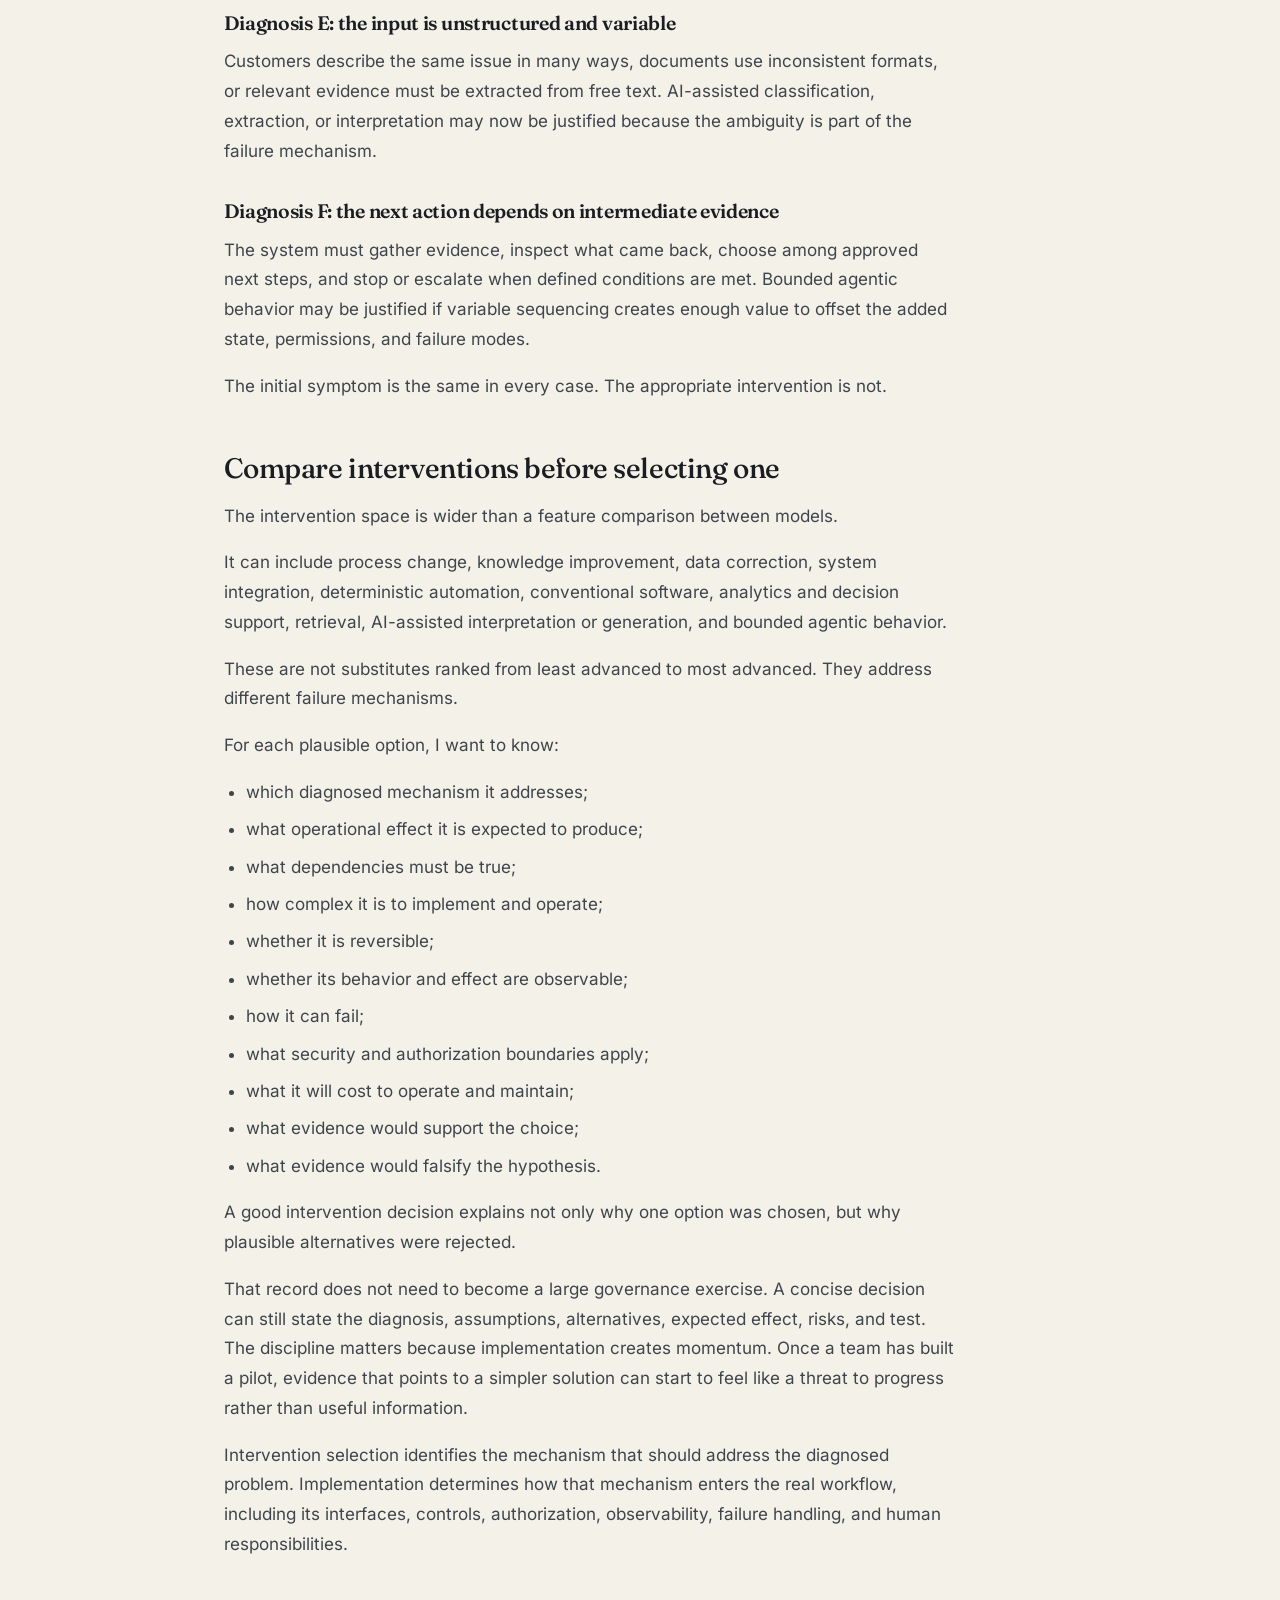
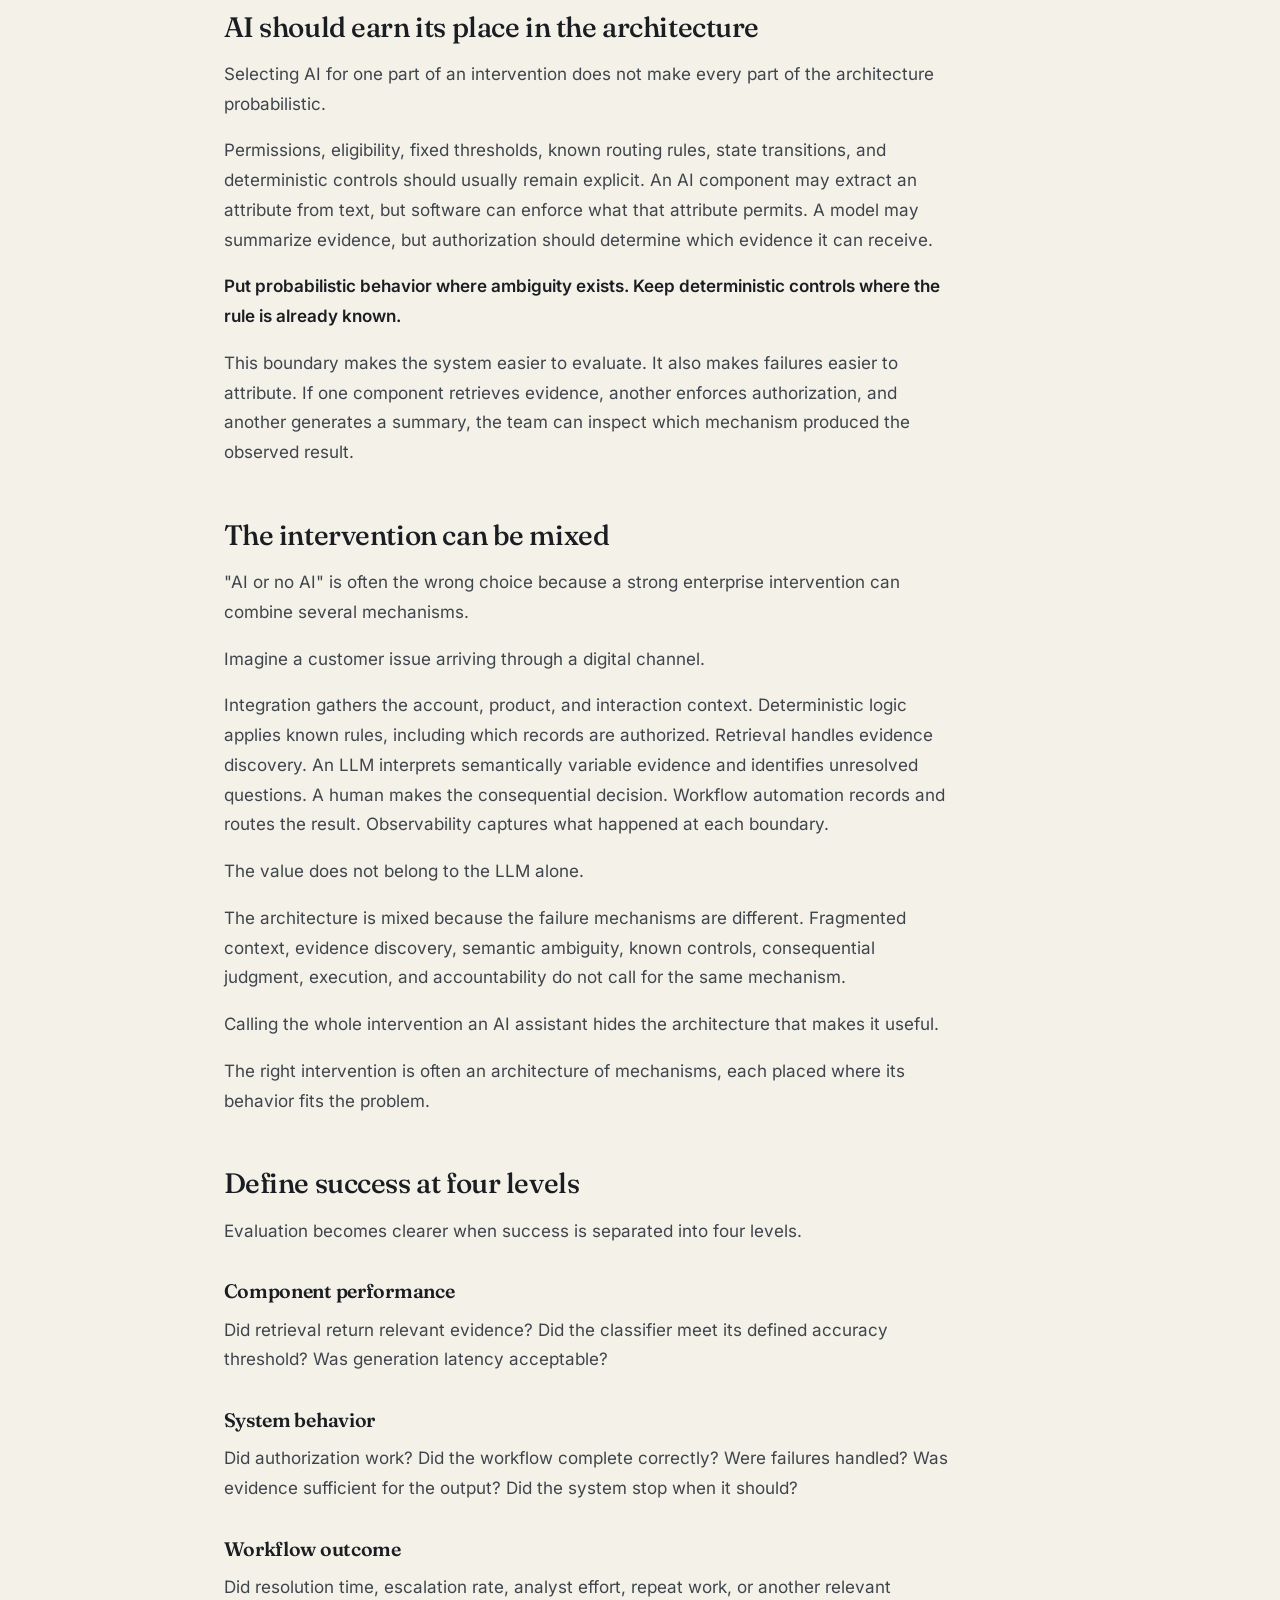
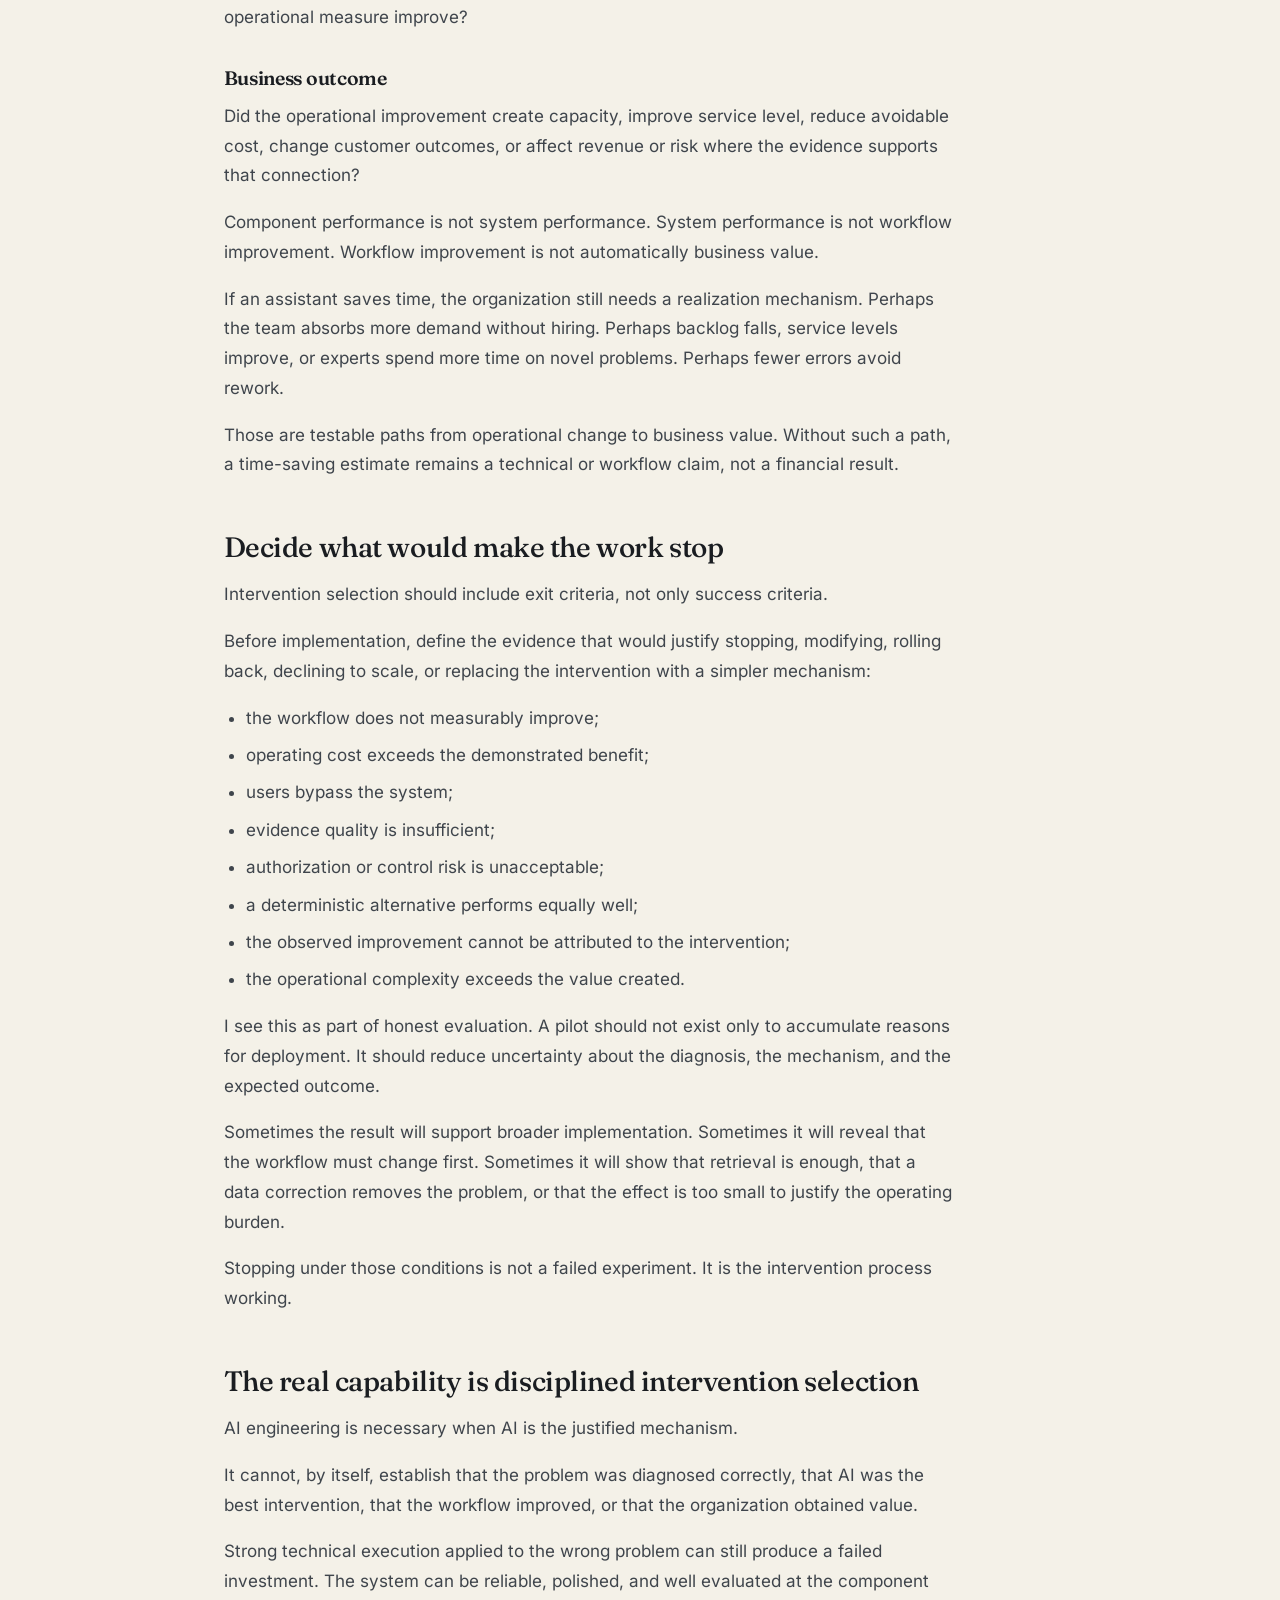
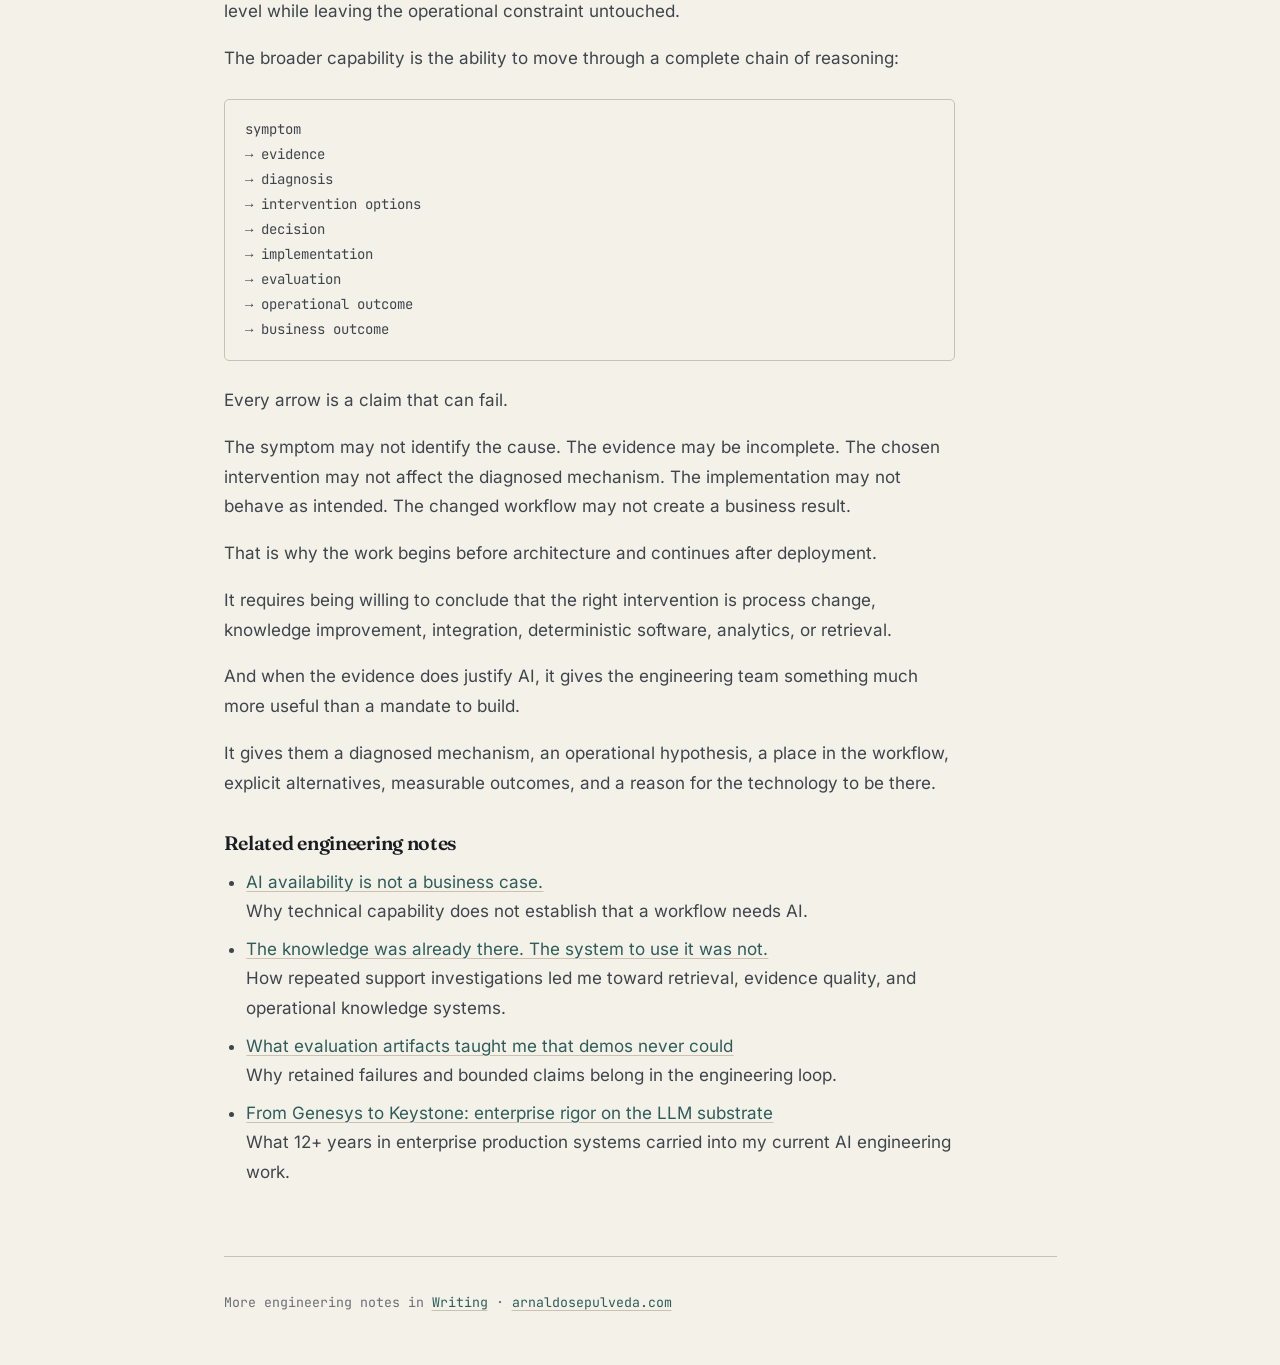
<file: writing/a-working-ai-system-can-still-be-the-wrong-intervention/index.html>
<!DOCTYPE html>
<html lang="en">
<head>
<meta charset="utf-8">
<meta name="viewport" content="width=device-width, initial-scale=1">
<title>A working AI system can still be the wrong intervention | Arnaldo Sepulveda</title>
<meta name="description" content="Why enterprise AI initiatives should begin with workflow diagnosis, evidence, and intervention selection before deciding what technology to build.">
<meta name="author" content="Arnaldo Sepulveda">
<link rel="canonical" href="https://arnaldosepulveda.com/writing/a-working-ai-system-can-still-be-the-wrong-intervention/">
<meta property="og:type" content="article">
<meta property="og:title" content="A working AI system can still be the wrong intervention">
<meta property="og:description" content="Why enterprise AI initiatives should begin with workflow diagnosis, evidence, and intervention selection before deciding what technology to build.">
<meta property="og:url" content="https://arnaldosepulveda.com/writing/a-working-ai-system-can-still-be-the-wrong-intervention/">
<meta property="og:image" content="https://arnaldosepulveda.com/og.png">
<meta property="article:published_time" content="2026-09-21">
<meta name="twitter:card" content="summary_large_image">
<meta name="twitter:title" content="A working AI system can still be the wrong intervention">
<meta name="twitter:description" content="Why enterprise AI initiatives should begin with workflow diagnosis, evidence, and intervention selection before deciding what technology to build.">
<meta name="twitter:image" content="https://arnaldosepulveda.com/og.png">
<link rel="stylesheet" href="/writing/article.css">
<script type="application/ld+json">{"@context":"https://schema.org","@type":"Article","headline":"A working AI system can still be the wrong intervention","description":"Why enterprise AI initiatives should begin with workflow diagnosis, evidence, and intervention selection before deciding what technology to build.","author":{"@type":"Person","name":"Arnaldo Sepulveda","url":"https://arnaldosepulveda.com/"},"datePublished":"2026-09-21","dateModified":"2026-09-21","mainEntityOfPage":"https://arnaldosepulveda.com/writing/a-working-ai-system-can-still-be-the-wrong-intervention/","image":"https://arnaldosepulveda.com/og.png"}</script>
</head>
<body>
<header class="topbar"><div class="topbar-inner"><a class="who" href="/">Arnaldo Sepulveda</a><nav aria-label="Primary"><a href="/">Home</a><a href="/writing/">Writing</a><a href="https://getkeystone.ai/">Keystone</a></nav></div></header>
<main>
<header class="article-head">
  <div class="eyebrow">Applied AI · Intervention design</div>
  <h1>A working AI system can still be the wrong intervention</h1>
  <p class="dek">Why enterprise AI work should begin with workflow diagnosis, evidence, and intervention selection before deciding what to build.</p>
  <div class="meta"><time datetime="2026-09-21">September 21, 2026</time> · 12 minute read</div>
</header>
<article>
<p>An operational problem appears.</p>

<p>Someone proposes AI.</p>

<p>A pilot gets funded. The demo works. The system reaches production.</p>

<p>Months later, nobody can clearly show that the operation improved.</p>

<p>The model may be responding. The integration may be stable. Users may even like the interface. The engineering can be competent and the implementation can work as designed.</p>

<p>So where did the reasoning fail?</p>

<p>Sometimes it failed before implementation. The organization moved from a visible symptom to a preferred technology without establishing what caused the problem, where the constraint occurred, or what kind of intervention the evidence justified.</p>

<p>My previous note, <a href="/writing/ai-availability-is-not-a-business-case/">AI availability is not a business case</a>, asked whether AI should be used at all. The next question is more practical: given a real operational problem, how should an organization decide what to do about it?</p>

<p>The most important design decision may happen before architecture. It is the decision about what kind of intervention to make.</p>

<h2>The symptom is not the diagnosis</h2>

<p>Organizations experience problems as symptoms:</p>

<ul>
  <li>cases take too long;</li>
  <li>agents escalate too often;</li>
  <li>customers repeat information;</li>
  <li>people cannot find answers;</li>
  <li>handoffs are slow;</li>
  <li>the backlog keeps growing.</li>
</ul>

<p>These observations matter. None of them identifies a cause.</p>

<p>High handling time could come from missing knowledge, poor search, fragmented systems, bad routing, duplicate data entry, an approval queue, incomplete telemetry, ambiguous process ownership, a training gap, or a problem that genuinely requires expert judgment.</p>

<p>Several mechanisms can produce the same visible outcome. One mechanism can also produce several symptoms in different parts of the operation.</p>

<p>More than twelve years in Technical Support and Escalations at Genesys taught me not to accept the first visible symptom as the cause. Across complex contact-center systems, integrations, migrations, go-lives, and production incidents, the reported failure was often only the first clue.</p>

<p>A timeout could originate in the application, the network, a data dependency, capacity, or configuration. The practical task was to narrow the failure domain with evidence.</p>

<p>That discipline carries into intervention selection: <strong>identify the mechanism before choosing the remedy.</strong></p>

<h2>Before drawing an AI architecture, draw the work</h2>

<p>Operational problems become easier to reason about when the current workflow is made explicit.</p>

<p>Who starts the work? What information do they have at that point? Which systems do they touch? Where is information copied manually? Where does work wait? Where do people make decisions? Which decisions follow known rules, and which require judgment?</p>

<p>Then look at the transitions.</p>

<p>Where are the handoffs? What context is lost between them? Where do errors first occur, and where do they finally become visible? What happens after an escalation? Does the next person receive evidence, or do they have to reconstruct the investigation?</p>

<p>A workflow diagram is useful because it forces the conversation away from an imagined AI feature and toward the actual path of work. It can reveal that the longest delay is a queue, not an analysis task. It can show that employees spend two minutes interpreting a request and twenty minutes waiting for access to another system. It can show that a customer repeats information because identity and interaction context do not cross a channel boundary.</p>

<p>Those findings change the intervention space.</p>

<p>If the constraint is a policy approval, faster text generation will not remove it. If the constraint is missing account context, a system integration may matter more than a model. If work is routed to the wrong team, classification might help, but so might correcting deterministic routing rules or the data they depend on.</p>

<p>The workflow map is not the diagnosis by itself. It is a way to locate observations, decisions, queues, controls, and dependencies so competing explanations can be tested.</p>

<h2>Establish a baseline before proposing improvement</h2>

<p>"People say this is painful" is a reason to investigate. It is not enough to evaluate an intervention.</p>

<p>A baseline establishes what is happening before the system changes. Depending on the workflow, that might include handling time, resolution time, queue time, escalation rate, repeat contact, transfer count, search attempts, backlog age, rework, abandonment, analyst effort, or customer effort.</p>

<p>Not every operation needs every metric. The measurement should follow the mechanism being investigated.</p>

<p>If the hypothesis is that poor knowledge retrieval drives escalation, measure how often analysts search, what they find, where searches fail, and whether failed searches correlate with escalation. If the hypothesis is that fragmented systems extend handling time, measure the systems touched, context switching, manual copying, and time spent waiting for data.</p>

<p>The baseline serves two purposes.</p>

<p>First, it shows whether the problem is material. A frequently discussed frustration may affect very little work. A less visible delay may account for most of the backlog.</p>

<p>Second, it makes later evaluation possible. Without a credible before state, a successful deployment can be confused with a successful intervention.</p>

<p>In current Keystone research, I am applying this discipline more explicitly by examining baselines, competing explanations, retrieval behavior, authorization, and evaluation before deciding whether an intervention is warranted. The point is to preserve the possibility that the evidence leads somewhere else.</p>

<h2>Separate the cause from the proposed mechanism</h2>

<p>Consider a familiar statement:</p>

<blockquote class="callout"><p>Support analysts spend too long resolving known issues.</p></blockquote>

<p>That description can support several different diagnoses.</p>

<h3>Diagnosis A: the knowledge does not exist</h3>

<p>The investigation was completed, but the resolution was never captured in an authoritative form. The intervention is knowledge creation, ownership, and maintenance. A model cannot reliably retrieve information that the organization never preserved.</p>

<h3>Diagnosis B: the knowledge exists, but search is poor</h3>

<p>The answer is present and accessible, but analysts cannot find it using the vocabulary available to them. Better indexing, metadata, lexical retrieval, semantic retrieval, or ranking may address the failure. Generation may add no value.</p>

<h3>Diagnosis C: the knowledge is spread across systems</h3>

<p>The resolution depends on account data, product telemetry, prior interactions, and a technical note stored in separate places. The core intervention may be integration and context aggregation. Summarization could help after the evidence is assembled, but it does not remove the fragmentation.</p>

<h3>Diagnosis D: analysts repeatedly execute known rules</h3>

<p>The work consists of collecting defined fields, checking fixed conditions, and selecting a known path. Deterministic automation or conventional workflow software may be cheaper, more observable, and easier to control than a probabilistic system.</p>

<h3>Diagnosis E: the input is unstructured and variable</h3>

<p>Customers describe the same issue in many ways, documents use inconsistent formats, or relevant evidence must be extracted from free text. AI-assisted classification, extraction, or interpretation may now be justified because the ambiguity is part of the failure mechanism.</p>

<h3>Diagnosis F: the next action depends on intermediate evidence</h3>

<p>The system must gather evidence, inspect what came back, choose among approved next steps, and stop or escalate when defined conditions are met. Bounded agentic behavior may be justified if variable sequencing creates enough value to offset the added state, permissions, and failure modes.</p>

<p>The initial symptom is the same in every case. The appropriate intervention is not.</p>

<h2>Compare interventions before selecting one</h2>

<p>The intervention space is wider than a feature comparison between models.</p>

<p>It can include process change, knowledge improvement, data correction, system integration, deterministic automation, conventional software, analytics and decision support, retrieval, AI-assisted interpretation or generation, and bounded agentic behavior.</p>

<p>These are not substitutes ranked from least advanced to most advanced. They address different failure mechanisms.</p>

<p>For each plausible option, I want to know:</p>

<ul>
  <li>which diagnosed mechanism it addresses;</li>
  <li>what operational effect it is expected to produce;</li>
  <li>what dependencies must be true;</li>
  <li>how complex it is to implement and operate;</li>
  <li>whether it is reversible;</li>
  <li>whether its behavior and effect are observable;</li>
  <li>how it can fail;</li>
  <li>what security and authorization boundaries apply;</li>
  <li>what it will cost to operate and maintain;</li>
  <li>what evidence would support the choice;</li>
  <li>what evidence would falsify the hypothesis.</li>
</ul>

<p>A good intervention decision explains not only why one option was chosen, but why plausible alternatives were rejected.</p>

<p>That record does not need to become a large governance exercise. A concise decision can still state the diagnosis, assumptions, alternatives, expected effect, risks, and test. The discipline matters because implementation creates momentum. Once a team has built a pilot, evidence that points to a simpler solution can start to feel like a threat to progress rather than useful information.</p>

<p>Intervention selection identifies the mechanism that should address the diagnosed problem. Implementation determines how that mechanism enters the real workflow, including its interfaces, controls, authorization, observability, failure handling, and human responsibilities.</p>

<h2>AI should earn its place in the architecture</h2>

<p>Selecting AI for one part of an intervention does not make every part of the architecture probabilistic.</p>

<p>Permissions, eligibility, fixed thresholds, known routing rules, state transitions, and deterministic controls should usually remain explicit. An AI component may extract an attribute from text, but software can enforce what that attribute permits. A model may summarize evidence, but authorization should determine which evidence it can receive.</p>

<p><strong>Put probabilistic behavior where ambiguity exists. Keep deterministic controls where the rule is already known.</strong></p>

<p>This boundary makes the system easier to evaluate. It also makes failures easier to attribute. If one component retrieves evidence, another enforces authorization, and another generates a summary, the team can inspect which mechanism produced the observed result.</p>

<h2>The intervention can be mixed</h2>

<p>"AI or no AI" is often the wrong choice because a strong enterprise intervention can combine several mechanisms.</p>

<p>Imagine a customer issue arriving through a digital channel.</p>

<p>Integration gathers the account, product, and interaction context. Deterministic logic applies known rules, including which records are authorized. Retrieval handles evidence discovery. An LLM interprets semantically variable evidence and identifies unresolved questions. A human makes the consequential decision. Workflow automation records and routes the result. Observability captures what happened at each boundary.</p>

<p>The value does not belong to the LLM alone.</p>

<p>The architecture is mixed because the failure mechanisms are different. Fragmented context, evidence discovery, semantic ambiguity, known controls, consequential judgment, execution, and accountability do not call for the same mechanism.</p>

<p>Calling the whole intervention an AI assistant hides the architecture that makes it useful.</p>

<p>The right intervention is often an architecture of mechanisms, each placed where its behavior fits the problem.</p>

<h2>Define success at four levels</h2>

<p>Evaluation becomes clearer when success is separated into four levels.</p>

<h3>Component performance</h3>

<p>Did retrieval return relevant evidence? Did the classifier meet its defined accuracy threshold? Was generation latency acceptable?</p>

<h3>System behavior</h3>

<p>Did authorization work? Did the workflow complete correctly? Were failures handled? Was evidence sufficient for the output? Did the system stop when it should?</p>

<h3>Workflow outcome</h3>

<p>Did resolution time, escalation rate, analyst effort, repeat work, or another relevant operational measure improve?</p>

<h3>Business outcome</h3>

<p>Did the operational improvement create capacity, improve service level, reduce avoidable cost, change customer outcomes, or affect revenue or risk where the evidence supports that connection?</p>

<p>Component performance is not system performance. System performance is not workflow improvement. Workflow improvement is not automatically business value.</p>

<p>If an assistant saves time, the organization still needs a realization mechanism. Perhaps the team absorbs more demand without hiring. Perhaps backlog falls, service levels improve, or experts spend more time on novel problems. Perhaps fewer errors avoid rework.</p>

<p>Those are testable paths from operational change to business value. Without such a path, a time-saving estimate remains a technical or workflow claim, not a financial result.</p>

<h2>Decide what would make the work stop</h2>

<p>Intervention selection should include exit criteria, not only success criteria.</p>

<p>Before implementation, define the evidence that would justify stopping, modifying, rolling back, declining to scale, or replacing the intervention with a simpler mechanism:</p>

<ul>
  <li>the workflow does not measurably improve;</li>
  <li>operating cost exceeds the demonstrated benefit;</li>
  <li>users bypass the system;</li>
  <li>evidence quality is insufficient;</li>
  <li>authorization or control risk is unacceptable;</li>
  <li>a deterministic alternative performs equally well;</li>
  <li>the observed improvement cannot be attributed to the intervention;</li>
  <li>the operational complexity exceeds the value created.</li>
</ul>

<p>I see this as part of honest evaluation. A pilot should not exist only to accumulate reasons for deployment. It should reduce uncertainty about the diagnosis, the mechanism, and the expected outcome.</p>

<p>Sometimes the result will support broader implementation. Sometimes it will reveal that the workflow must change first. Sometimes it will show that retrieval is enough, that a data correction removes the problem, or that the effect is too small to justify the operating burden.</p>

<p>Stopping under those conditions is not a failed experiment. It is the intervention process working.</p>

<h2>The real capability is disciplined intervention selection</h2>

<p>AI engineering is necessary when AI is the justified mechanism.</p>

<p>It cannot, by itself, establish that the problem was diagnosed correctly, that AI was the best intervention, that the workflow improved, or that the organization obtained value.</p>

<p>Strong technical execution applied to the wrong problem can still produce a failed investment. The system can be reliable, polished, and well evaluated at the component level while leaving the operational constraint untouched.</p>

<p>The broader capability is the ability to move through a complete chain of reasoning:</p>

<div class="metrics">symptom<br>→ evidence<br>→ diagnosis<br>→ intervention options<br>→ decision<br>→ implementation<br>→ evaluation<br>→ operational outcome<br>→ business outcome</div>

<p>Every arrow is a claim that can fail.</p>

<p>The symptom may not identify the cause. The evidence may be incomplete. The chosen intervention may not affect the diagnosed mechanism. The implementation may not behave as intended. The changed workflow may not create a business result.</p>

<p>That is why the work begins before architecture and continues after deployment.</p>

<p>It requires being willing to conclude that the right intervention is process change, knowledge improvement, integration, deterministic software, analytics, or retrieval.</p>

<p>And when the evidence does justify AI, it gives the engineering team something much more useful than a mandate to build.</p>

<p>It gives them a diagnosed mechanism, an operational hypothesis, a place in the workflow, explicit alternatives, measurable outcomes, and a reason for the technology to be there.</p>

<h3>Related engineering notes</h3>
<ul>
  <li><a href="/writing/ai-availability-is-not-a-business-case/">AI availability is not a business case.</a><br>Why technical capability does not establish that a workflow needs AI.</li>
  <li><a href="/writing/the-knowledge-was-already-there/">The knowledge was already there. The system to use it was not.</a><br>How repeated support investigations led me toward retrieval, evidence quality, and operational knowledge systems.</li>
  <li><a href="/writing/evaluation-artifacts-vs-demos/">What evaluation artifacts taught me that demos never could</a><br>Why retained failures and bounded claims belong in the engineering loop.</li>
  <li><a href="/writing/from-genesys-to-keystone/">From Genesys to Keystone: enterprise rigor on the LLM substrate</a><br>What 12+ years in enterprise production systems carried into my current AI engineering work.</li>
</ul>
</article>
<footer class="article-footer">More engineering notes in <a href="/writing/">Writing</a> · <a href="/">arnaldosepulveda.com</a></footer>
</main>
</body>
</html>
</file>
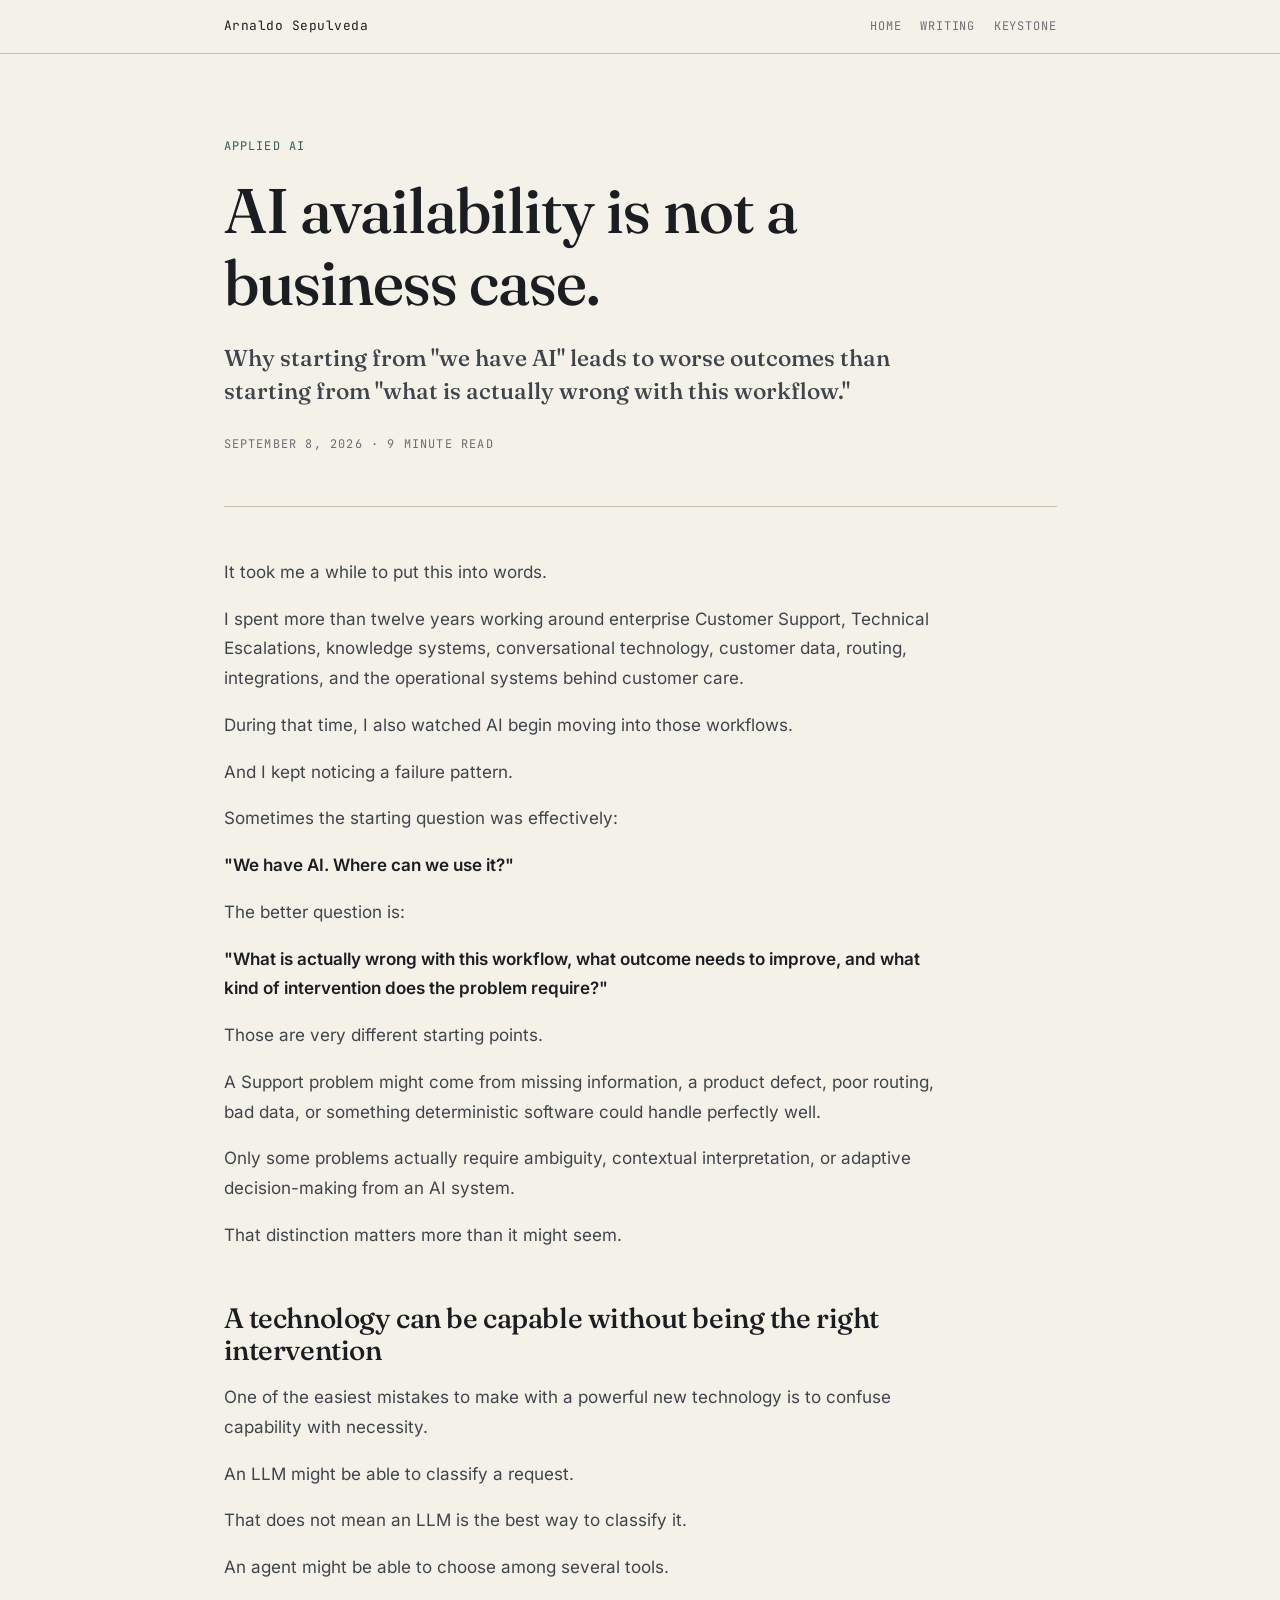
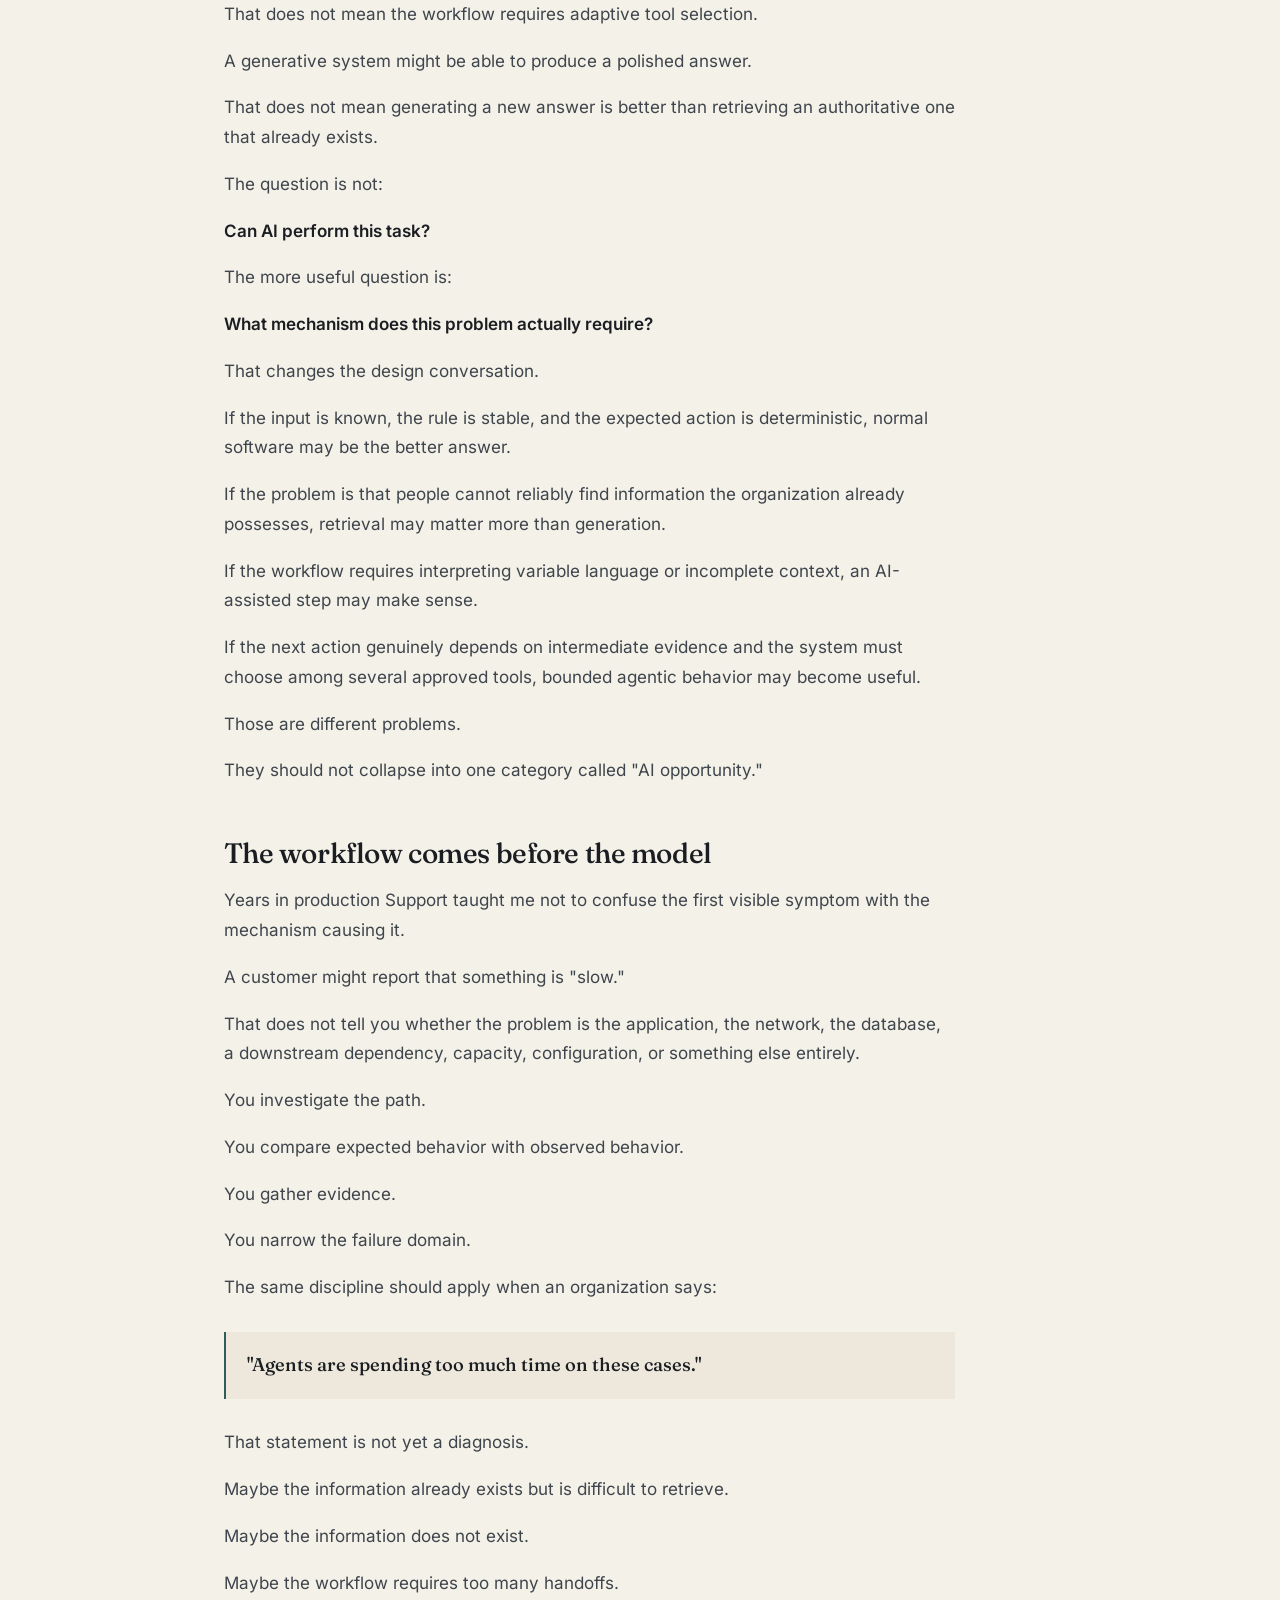
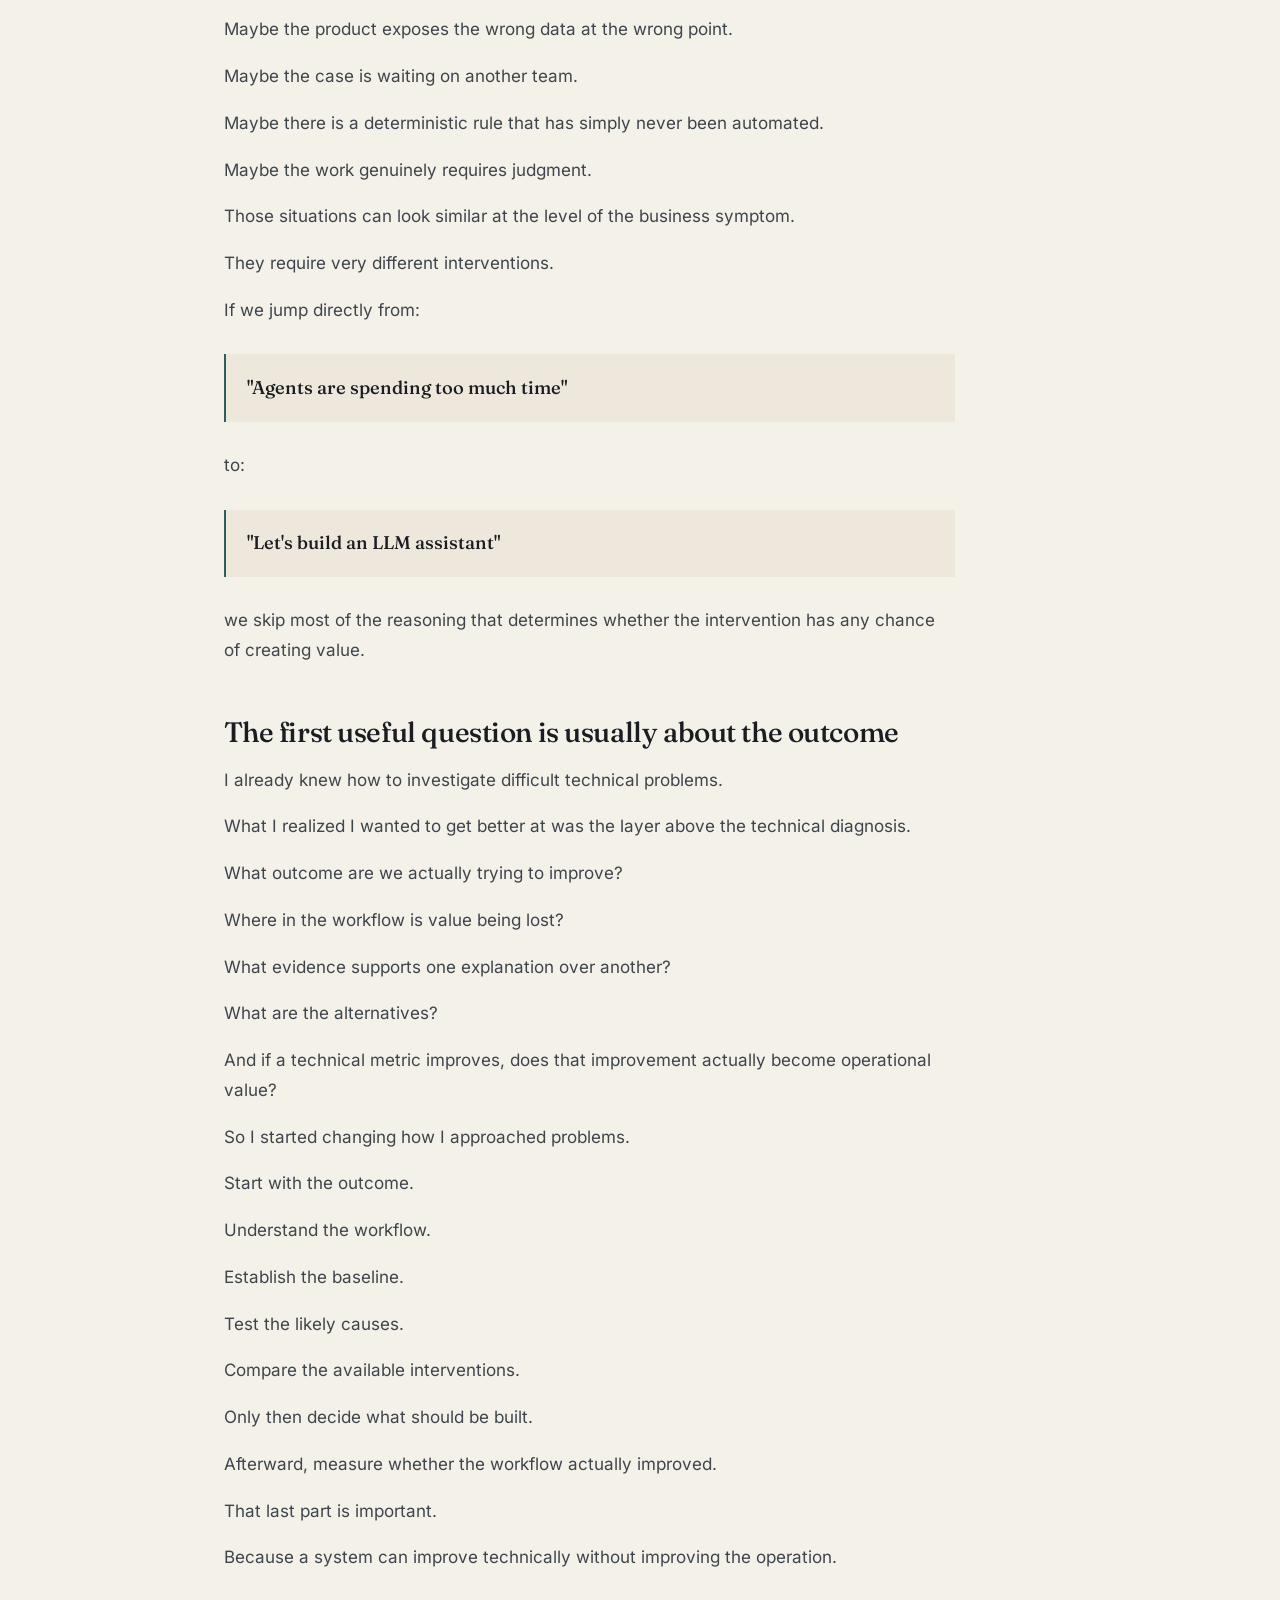
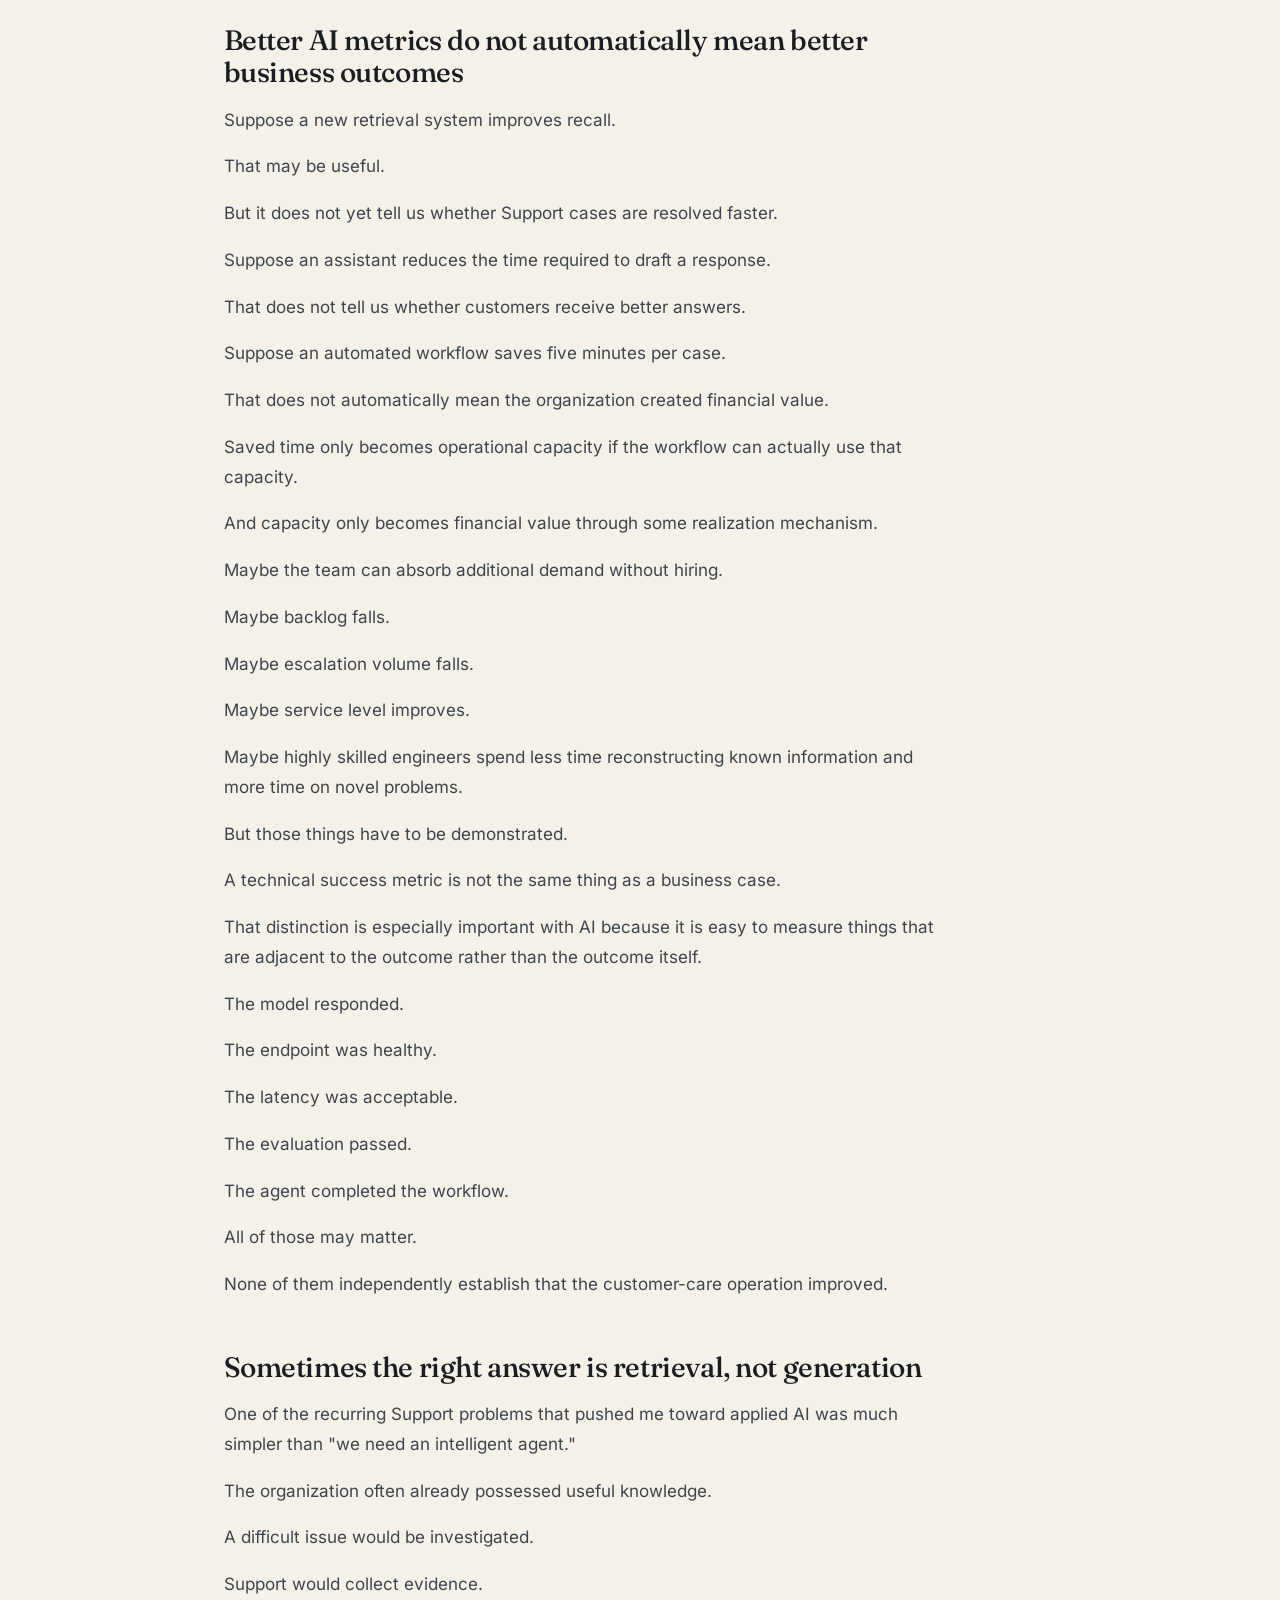
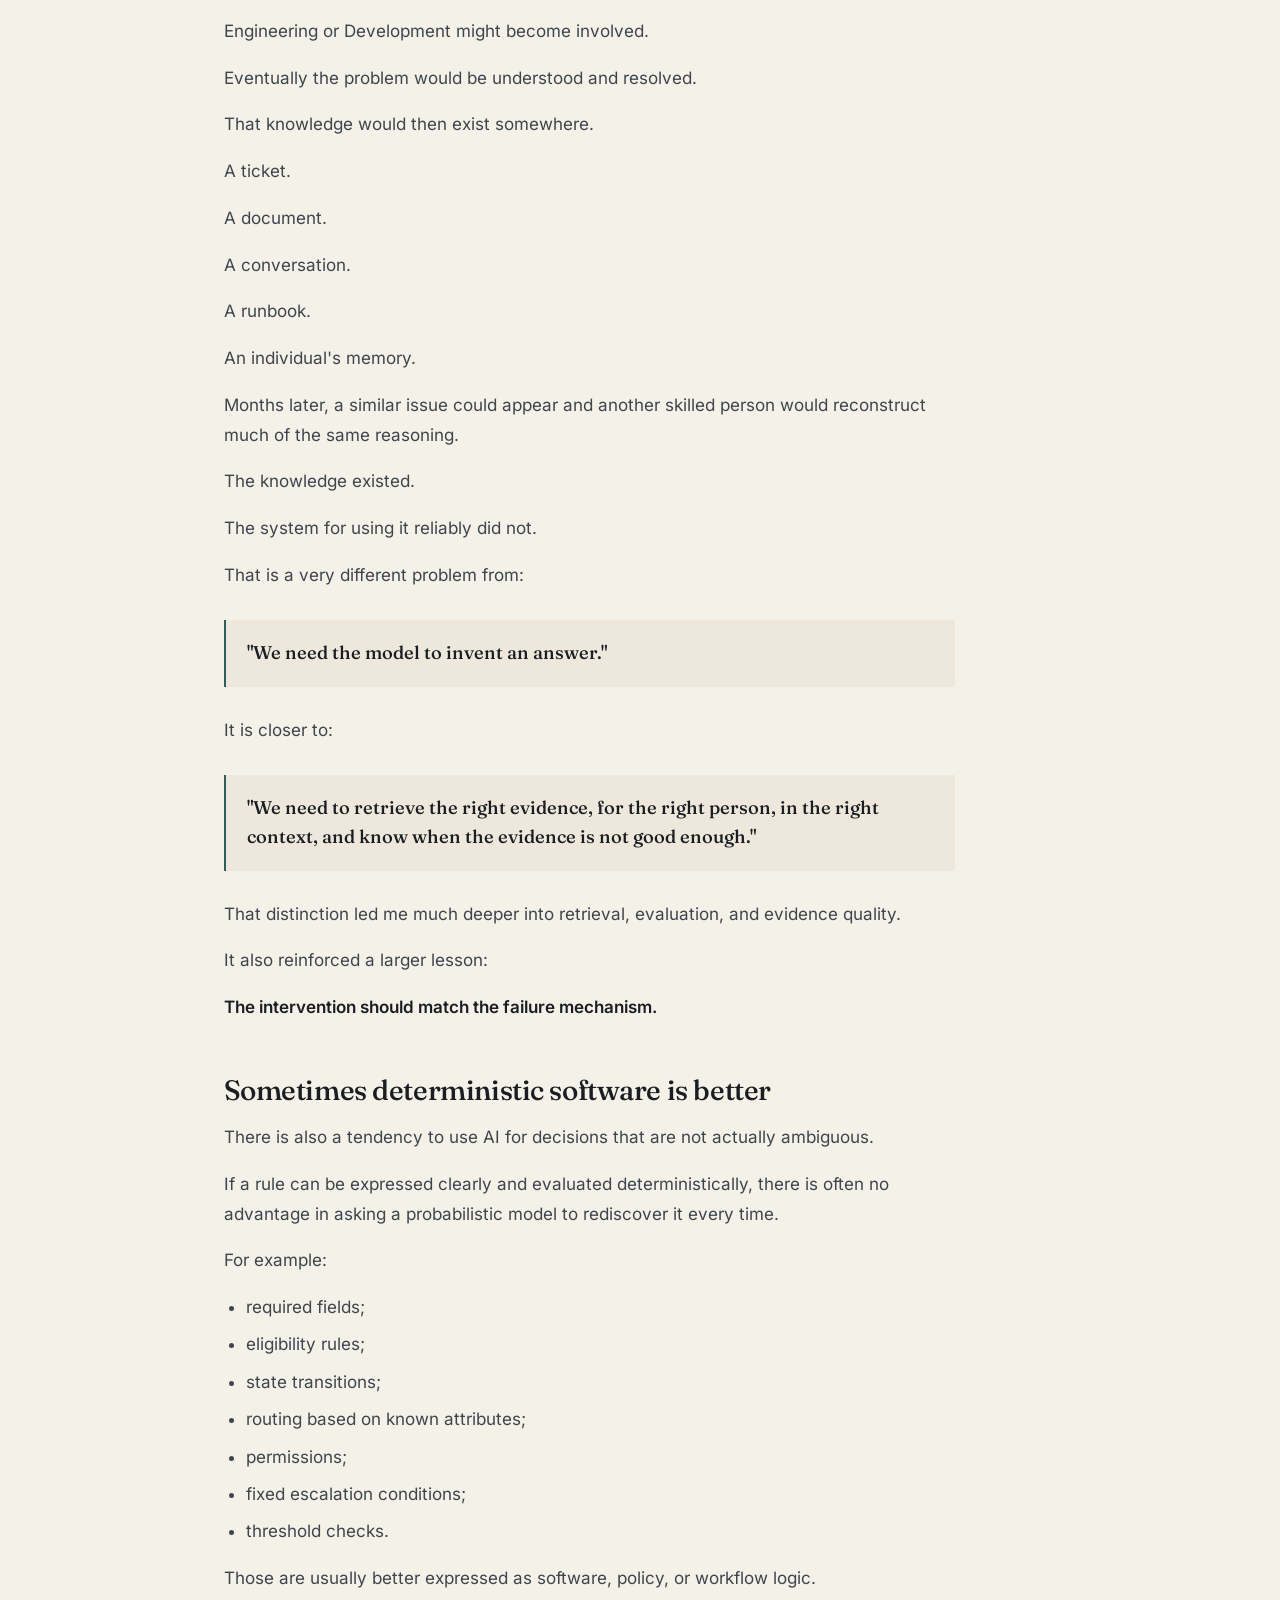
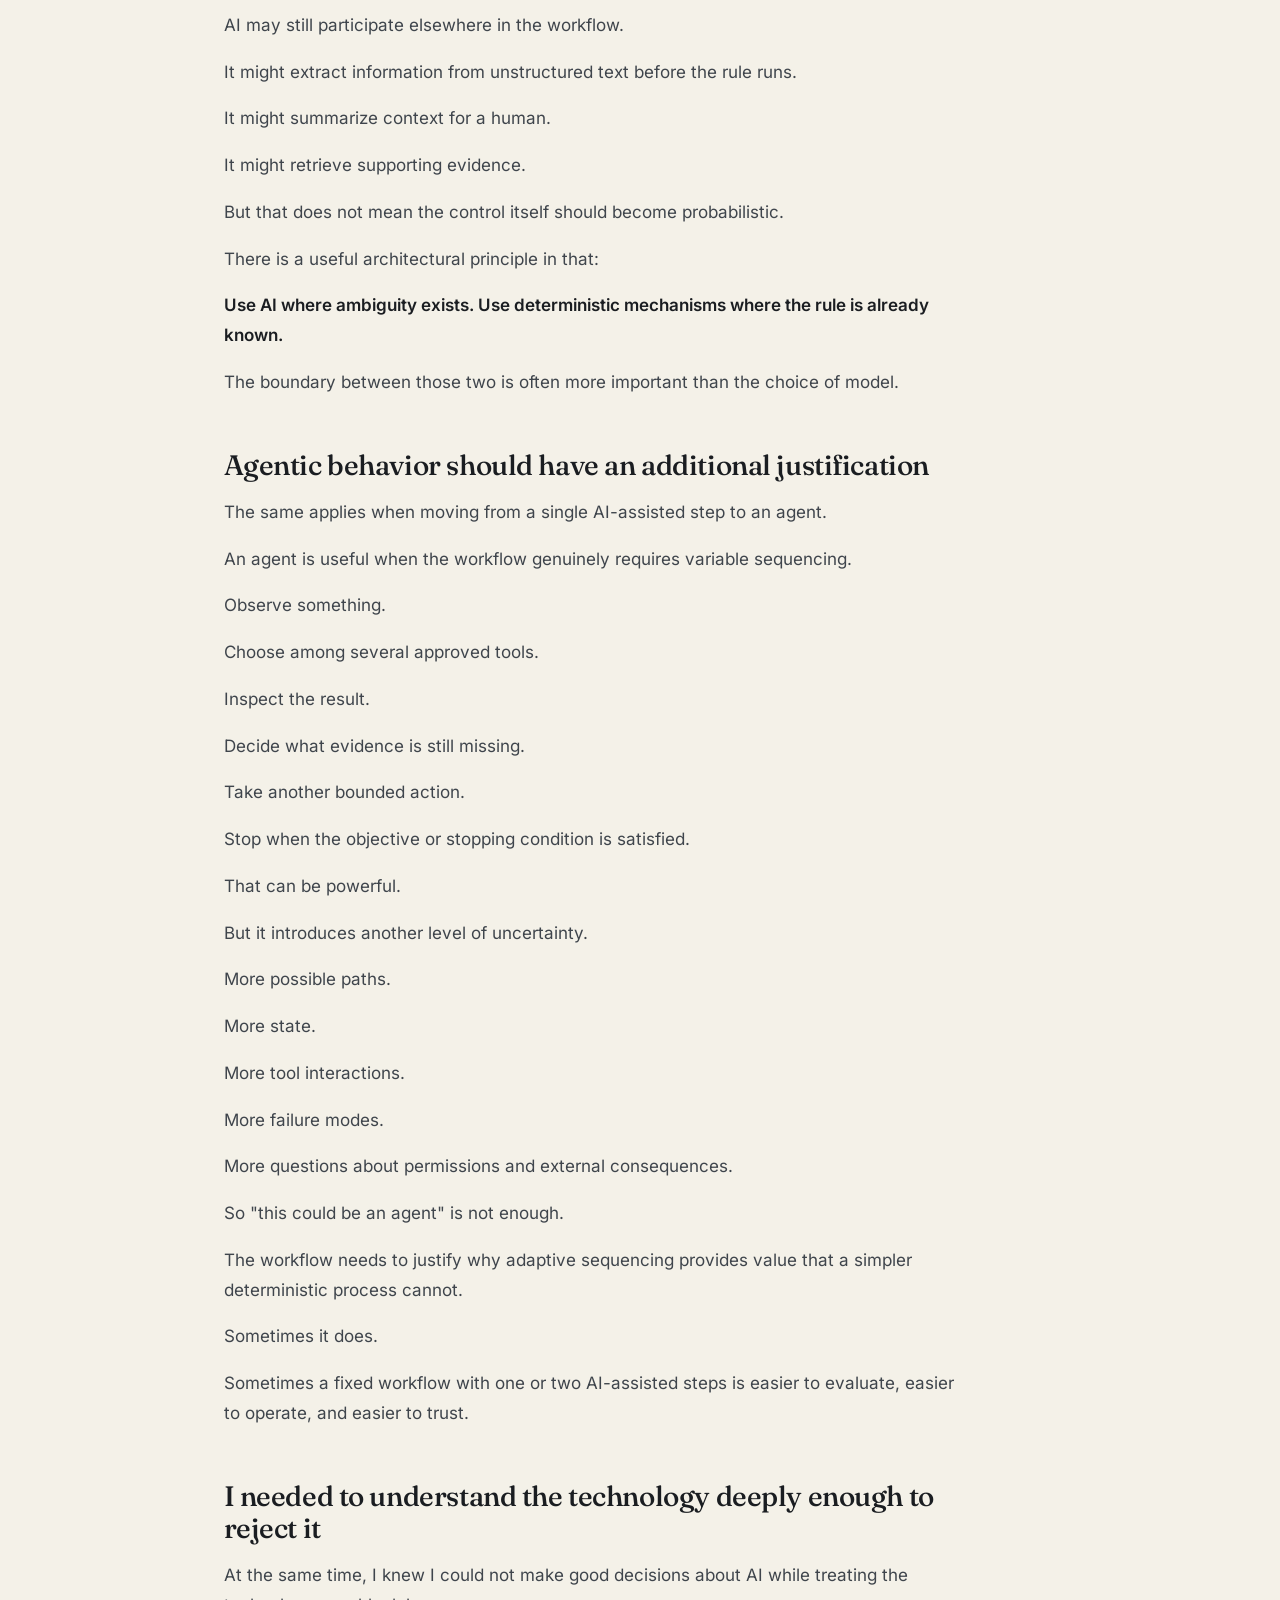
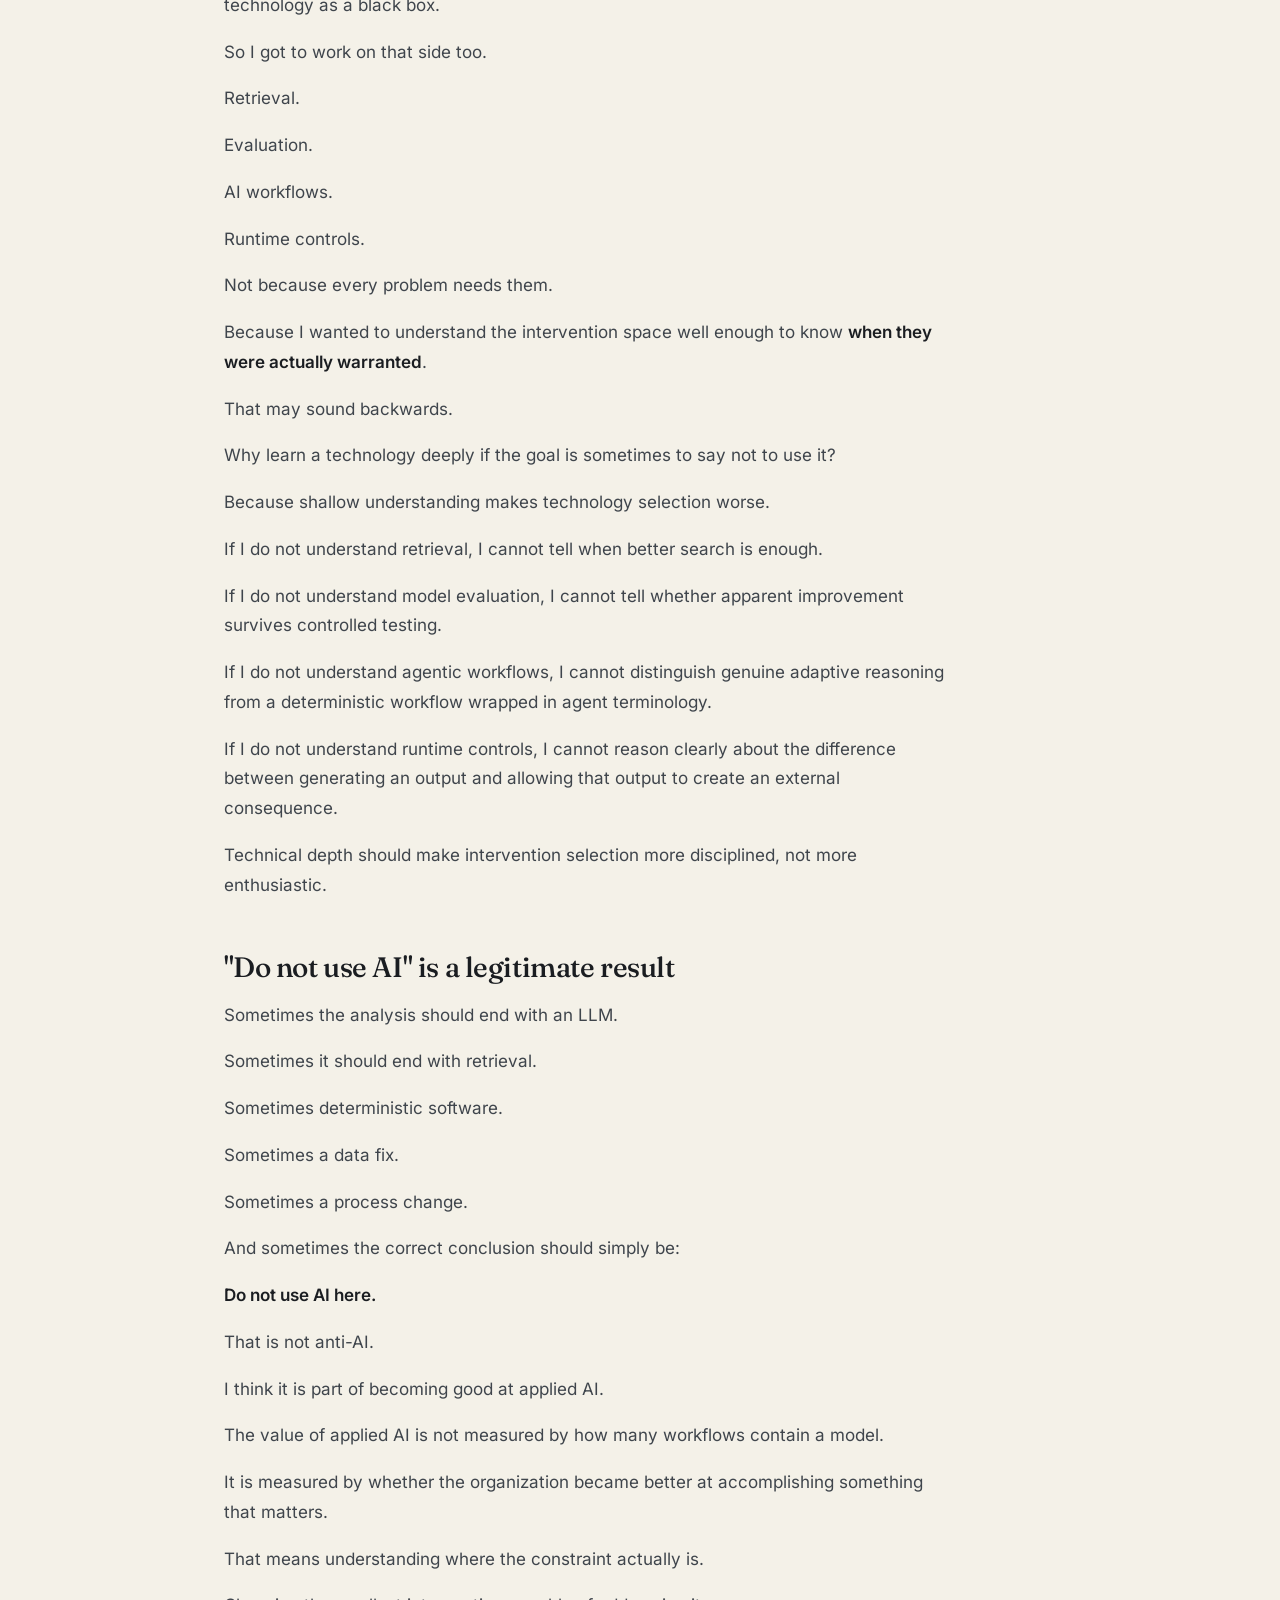
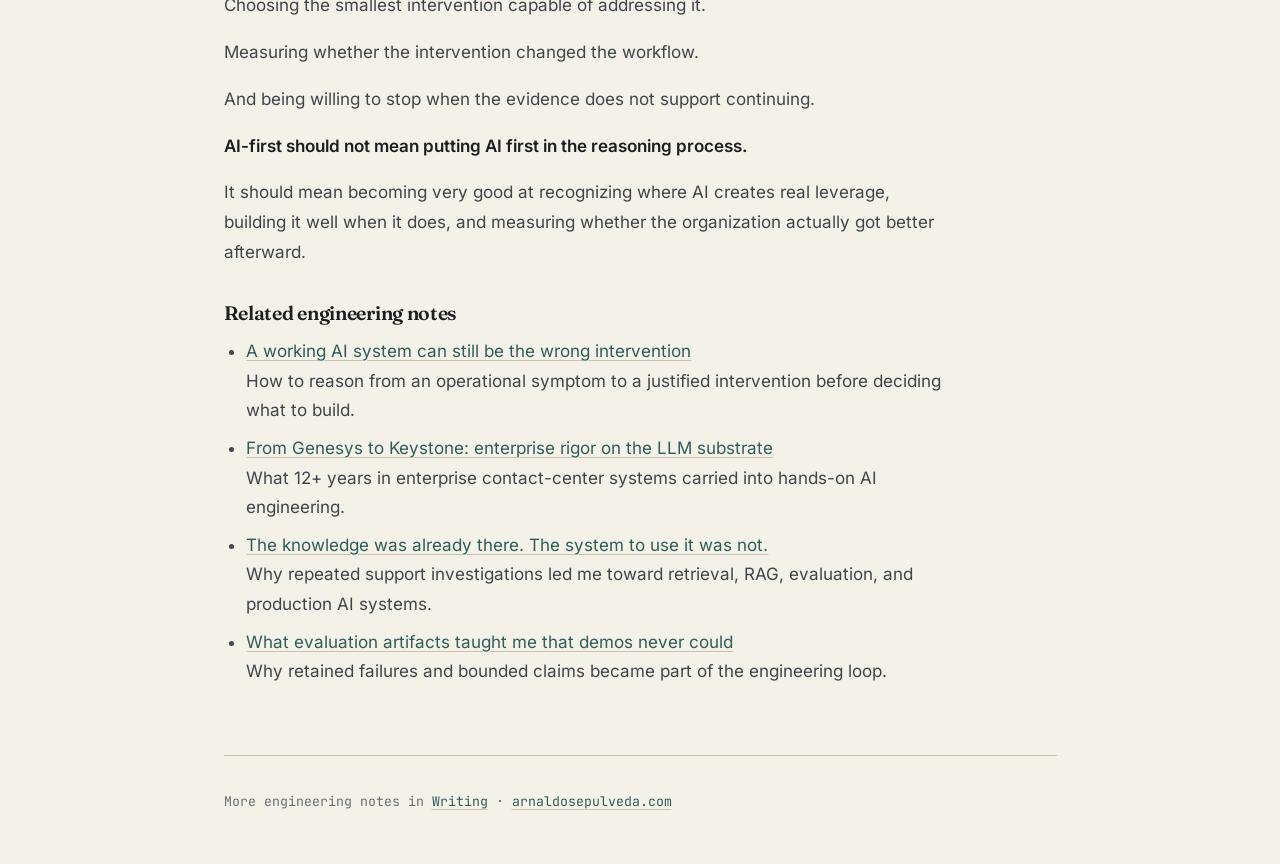
<file: writing/ai-availability-is-not-a-business-case/index.html>
<!DOCTYPE html>
<html lang="en">
<head>
<meta charset="utf-8">
<meta name="viewport" content="width=device-width, initial-scale=1">
<title>AI availability is not a business case. | Arnaldo Sepulveda</title>
<meta name="description" content="Why starting from &quot;we have AI&quot; leads to worse outcomes than starting from &quot;what is actually wrong with this workflow.&quot; A short argument for intervention selection before technology selection.">
<meta name="author" content="Arnaldo Sepulveda">
<link rel="canonical" href="https://arnaldosepulveda.com/writing/ai-availability-is-not-a-business-case/">
<meta property="og:type" content="article">
<meta property="og:title" content="AI availability is not a business case.">
<meta property="og:description" content="Why starting from &quot;we have AI&quot; leads to worse outcomes than starting from &quot;what is actually wrong with this workflow.&quot; A short argument for intervention selection before technology selection.">
<meta property="og:url" content="https://arnaldosepulveda.com/writing/ai-availability-is-not-a-business-case/">
<meta property="og:image" content="https://arnaldosepulveda.com/og.png">
<meta property="article:published_time" content="2026-09-08">
<meta name="twitter:card" content="summary_large_image">
<meta name="twitter:title" content="AI availability is not a business case.">
<meta name="twitter:description" content="Why starting from &quot;we have AI&quot; leads to worse outcomes than starting from &quot;what is actually wrong with this workflow.&quot; A short argument for intervention selection before technology selection.">
<meta name="twitter:image" content="https://arnaldosepulveda.com/og.png">
<link rel="stylesheet" href="/writing/article.css">
<script type="application/ld+json">{"@context":"https://schema.org","@type":"Article","headline":"AI availability is not a business case.","description":"Why starting from \"we have AI\" leads to worse outcomes than starting from \"what is actually wrong with this workflow.\" A short argument for intervention selection before technology selection.","author":{"@type":"Person","name":"Arnaldo Sepulveda","url":"https://arnaldosepulveda.com/"},"datePublished":"2026-09-08","dateModified":"2026-09-08","mainEntityOfPage":"https://arnaldosepulveda.com/writing/ai-availability-is-not-a-business-case/","image":"https://arnaldosepulveda.com/og.png"}</script>
</head>
<body>
<header class="topbar"><div class="topbar-inner"><a class="who" href="/">Arnaldo Sepulveda</a><nav aria-label="Primary"><a href="/">Home</a><a href="/writing/">Writing</a><a href="https://getkeystone.ai/">Keystone</a></nav></div></header>
<main>
<header class="article-head">
  <div class="eyebrow">Applied AI</div>
  <h1>AI availability is not a business case.</h1>
  <p class="dek">Why starting from "we have AI" leads to worse outcomes than starting from "what is actually wrong with this workflow."</p>
  <div class="meta"><time datetime="2026-09-08">September 8, 2026</time> · 9 minute read</div>
</header>
<article>
<p>It took me a while to put this into words.</p>

<p>I spent more than twelve years working around enterprise Customer Support, Technical Escalations, knowledge systems, conversational technology, customer data, routing, integrations, and the operational systems behind customer care.</p>

<p>During that time, I also watched AI begin moving into those workflows.</p>

<p>And I kept noticing a failure pattern.</p>

<p>Sometimes the starting question was effectively:</p>

<p><strong>"We have AI. Where can we use it?"</strong></p>

<p>The better question is:</p>

<p><strong>"What is actually wrong with this workflow, what outcome needs to improve, and what kind of intervention does the problem require?"</strong></p>

<p>Those are very different starting points.</p>

<p>A Support problem might come from missing information, a product defect, poor routing, bad data, or something deterministic software could handle perfectly well.</p>

<p>Only some problems actually require ambiguity, contextual interpretation, or adaptive decision-making from an AI system.</p>

<p>That distinction matters more than it might seem.</p>

<h2>A technology can be capable without being the right intervention</h2>

<p>One of the easiest mistakes to make with a powerful new technology is to confuse capability with necessity.</p>

<p>An LLM might be able to classify a request.</p>

<p>That does not mean an LLM is the best way to classify it.</p>

<p>An agent might be able to choose among several tools.</p>

<p>That does not mean the workflow requires adaptive tool selection.</p>

<p>A generative system might be able to produce a polished answer.</p>

<p>That does not mean generating a new answer is better than retrieving an authoritative one that already exists.</p>

<p>The question is not:</p>

<p><strong>Can AI perform this task?</strong></p>

<p>The more useful question is:</p>

<p><strong>What mechanism does this problem actually require?</strong></p>

<p>That changes the design conversation.</p>

<p>If the input is known, the rule is stable, and the expected action is deterministic, normal software may be the better answer.</p>

<p>If the problem is that people cannot reliably find information the organization already possesses, retrieval may matter more than generation.</p>

<p>If the workflow requires interpreting variable language or incomplete context, an AI-assisted step may make sense.</p>

<p>If the next action genuinely depends on intermediate evidence and the system must choose among several approved tools, bounded agentic behavior may become useful.</p>

<p>Those are different problems.</p>

<p>They should not collapse into one category called "AI opportunity."</p>

<h2>The workflow comes before the model</h2>

<p>Years in production Support taught me not to confuse the first visible symptom with the mechanism causing it.</p>

<p>A customer might report that something is "slow."</p>

<p>That does not tell you whether the problem is the application, the network, the database, a downstream dependency, capacity, configuration, or something else entirely.</p>

<p>You investigate the path.</p>

<p>You compare expected behavior with observed behavior.</p>

<p>You gather evidence.</p>

<p>You narrow the failure domain.</p>

<p>The same discipline should apply when an organization says:</p>

<blockquote class="callout"><p>"Agents are spending too much time on these cases."</p></blockquote>

<p>That statement is not yet a diagnosis.</p>

<p>Maybe the information already exists but is difficult to retrieve.</p>

<p>Maybe the information does not exist.</p>

<p>Maybe the workflow requires too many handoffs.</p>

<p>Maybe the product exposes the wrong data at the wrong point.</p>

<p>Maybe the case is waiting on another team.</p>

<p>Maybe there is a deterministic rule that has simply never been automated.</p>

<p>Maybe the work genuinely requires judgment.</p>

<p>Those situations can look similar at the level of the business symptom.</p>

<p>They require very different interventions.</p>

<p>If we jump directly from:</p>

<blockquote class="callout"><p>"Agents are spending too much time"</p></blockquote>

<p>to:</p>

<blockquote class="callout"><p>"Let's build an LLM assistant"</p></blockquote>

<p>we skip most of the reasoning that determines whether the intervention has any chance of creating value.</p>

<h2>The first useful question is usually about the outcome</h2>

<p>I already knew how to investigate difficult technical problems.</p>

<p>What I realized I wanted to get better at was the layer above the technical diagnosis.</p>

<p>What outcome are we actually trying to improve?</p>

<p>Where in the workflow is value being lost?</p>

<p>What evidence supports one explanation over another?</p>

<p>What are the alternatives?</p>

<p>And if a technical metric improves, does that improvement actually become operational value?</p>

<p>So I started changing how I approached problems.</p>

<p>Start with the outcome.</p>

<p>Understand the workflow.</p>

<p>Establish the baseline.</p>

<p>Test the likely causes.</p>

<p>Compare the available interventions.</p>

<p>Only then decide what should be built.</p>

<p>Afterward, measure whether the workflow actually improved.</p>

<p>That last part is important.</p>

<p>Because a system can improve technically without improving the operation.</p>

<h2>Better AI metrics do not automatically mean better business outcomes</h2>

<p>Suppose a new retrieval system improves recall.</p>

<p>That may be useful.</p>

<p>But it does not yet tell us whether Support cases are resolved faster.</p>

<p>Suppose an assistant reduces the time required to draft a response.</p>

<p>That does not tell us whether customers receive better answers.</p>

<p>Suppose an automated workflow saves five minutes per case.</p>

<p>That does not automatically mean the organization created financial value.</p>

<p>Saved time only becomes operational capacity if the workflow can actually use that capacity.</p>

<p>And capacity only becomes financial value through some realization mechanism.</p>

<p>Maybe the team can absorb additional demand without hiring.</p>

<p>Maybe backlog falls.</p>

<p>Maybe escalation volume falls.</p>

<p>Maybe service level improves.</p>

<p>Maybe highly skilled engineers spend less time reconstructing known information and more time on novel problems.</p>

<p>But those things have to be demonstrated.</p>

<p>A technical success metric is not the same thing as a business case.</p>

<p>That distinction is especially important with AI because it is easy to measure things that are adjacent to the outcome rather than the outcome itself.</p>

<p>The model responded.</p>

<p>The endpoint was healthy.</p>

<p>The latency was acceptable.</p>

<p>The evaluation passed.</p>

<p>The agent completed the workflow.</p>

<p>All of those may matter.</p>

<p>None of them independently establish that the customer-care operation improved.</p>

<h2>Sometimes the right answer is retrieval, not generation</h2>

<p>One of the recurring Support problems that pushed me toward applied AI was much simpler than "we need an intelligent agent."</p>

<p>The organization often already possessed useful knowledge.</p>

<p>A difficult issue would be investigated.</p>

<p>Support would collect evidence.</p>

<p>Engineering or Development might become involved.</p>

<p>Eventually the problem would be understood and resolved.</p>

<p>That knowledge would then exist somewhere.</p>

<p>A ticket.</p>

<p>A document.</p>

<p>A conversation.</p>

<p>A runbook.</p>

<p>An individual's memory.</p>

<p>Months later, a similar issue could appear and another skilled person would reconstruct much of the same reasoning.</p>

<p>The knowledge existed.</p>

<p>The system for using it reliably did not.</p>

<p>That is a very different problem from:</p>

<blockquote class="callout"><p>"We need the model to invent an answer."</p></blockquote>

<p>It is closer to:</p>

<blockquote class="callout"><p>"We need to retrieve the right evidence, for the right person, in the right context, and know when the evidence is not good enough."</p></blockquote>

<p>That distinction led me much deeper into retrieval, evaluation, and evidence quality.</p>

<p>It also reinforced a larger lesson:</p>

<p><strong>The intervention should match the failure mechanism.</strong></p>

<h2>Sometimes deterministic software is better</h2>

<p>There is also a tendency to use AI for decisions that are not actually ambiguous.</p>

<p>If a rule can be expressed clearly and evaluated deterministically, there is often no advantage in asking a probabilistic model to rediscover it every time.</p>

<p>For example:</p>

<ul>
  <li>required fields;</li>
  <li>eligibility rules;</li>
  <li>state transitions;</li>
  <li>routing based on known attributes;</li>
  <li>permissions;</li>
  <li>fixed escalation conditions;</li>
  <li>threshold checks.</li>
</ul>

<p>Those are usually better expressed as software, policy, or workflow logic.</p>

<p>AI may still participate elsewhere in the workflow.</p>

<p>It might extract information from unstructured text before the rule runs.</p>

<p>It might summarize context for a human.</p>

<p>It might retrieve supporting evidence.</p>

<p>But that does not mean the control itself should become probabilistic.</p>

<p>There is a useful architectural principle in that:</p>

<p><strong>Use AI where ambiguity exists. Use deterministic mechanisms where the rule is already known.</strong></p>

<p>The boundary between those two is often more important than the choice of model.</p>

<h2>Agentic behavior should have an additional justification</h2>

<p>The same applies when moving from a single AI-assisted step to an agent.</p>

<p>An agent is useful when the workflow genuinely requires variable sequencing.</p>

<p>Observe something.</p>

<p>Choose among several approved tools.</p>

<p>Inspect the result.</p>

<p>Decide what evidence is still missing.</p>

<p>Take another bounded action.</p>

<p>Stop when the objective or stopping condition is satisfied.</p>

<p>That can be powerful.</p>

<p>But it introduces another level of uncertainty.</p>

<p>More possible paths.</p>

<p>More state.</p>

<p>More tool interactions.</p>

<p>More failure modes.</p>

<p>More questions about permissions and external consequences.</p>

<p>So "this could be an agent" is not enough.</p>

<p>The workflow needs to justify why adaptive sequencing provides value that a simpler deterministic process cannot.</p>

<p>Sometimes it does.</p>

<p>Sometimes a fixed workflow with one or two AI-assisted steps is easier to evaluate, easier to operate, and easier to trust.</p>

<h2>I needed to understand the technology deeply enough to reject it</h2>

<p>At the same time, I knew I could not make good decisions about AI while treating the technology as a black box.</p>

<p>So I got to work on that side too.</p>

<p>Retrieval.</p>

<p>Evaluation.</p>

<p>AI workflows.</p>

<p>Runtime controls.</p>

<p>Not because every problem needs them.</p>

<p>Because I wanted to understand the intervention space well enough to know <strong>when they were actually warranted</strong>.</p>

<p>That may sound backwards.</p>

<p>Why learn a technology deeply if the goal is sometimes to say not to use it?</p>

<p>Because shallow understanding makes technology selection worse.</p>

<p>If I do not understand retrieval, I cannot tell when better search is enough.</p>

<p>If I do not understand model evaluation, I cannot tell whether apparent improvement survives controlled testing.</p>

<p>If I do not understand agentic workflows, I cannot distinguish genuine adaptive reasoning from a deterministic workflow wrapped in agent terminology.</p>

<p>If I do not understand runtime controls, I cannot reason clearly about the difference between generating an output and allowing that output to create an external consequence.</p>

<p>Technical depth should make intervention selection more disciplined, not more enthusiastic.</p>

<h2>"Do not use AI" is a legitimate result</h2>

<p>Sometimes the analysis should end with an LLM.</p>

<p>Sometimes it should end with retrieval.</p>

<p>Sometimes deterministic software.</p>

<p>Sometimes a data fix.</p>

<p>Sometimes a process change.</p>

<p>And sometimes the correct conclusion should simply be:</p>

<p><strong>Do not use AI here.</strong></p>

<p>That is not anti-AI.</p>

<p>I think it is part of becoming good at applied AI.</p>

<p>The value of applied AI is not measured by how many workflows contain a model.</p>

<p>It is measured by whether the organization became better at accomplishing something that matters.</p>

<p>That means understanding where the constraint actually is.</p>

<p>Choosing the smallest intervention capable of addressing it.</p>

<p>Measuring whether the intervention changed the workflow.</p>

<p>And being willing to stop when the evidence does not support continuing.</p>

<p><strong>AI-first should not mean putting AI first in the reasoning process.</strong></p>

<p>It should mean becoming very good at recognizing where AI creates real leverage, building it well when it does, and measuring whether the organization actually got better afterward.</p>

<h3>Related engineering notes</h3>
<ul>
  <li><a href="/writing/a-working-ai-system-can-still-be-the-wrong-intervention/">A working AI system can still be the wrong intervention</a><br>How to reason from an operational symptom to a justified intervention before deciding what to build.</li>
  <li><a href="/writing/from-genesys-to-keystone/">From Genesys to Keystone: enterprise rigor on the LLM substrate</a><br>What 12+ years in enterprise contact-center systems carried into hands-on AI engineering.</li>
  <li><a href="/writing/the-knowledge-was-already-there/">The knowledge was already there. The system to use it was not.</a><br>Why repeated support investigations led me toward retrieval, RAG, evaluation, and production AI systems.</li>
  <li><a href="/writing/evaluation-artifacts-vs-demos/">What evaluation artifacts taught me that demos never could</a><br>Why retained failures and bounded claims became part of the engineering loop.</li>
</ul>
</article>
<footer class="article-footer">More engineering notes in <a href="/writing/">Writing</a> · <a href="/">arnaldosepulveda.com</a></footer>
</main>
</body>
</html>
</file>
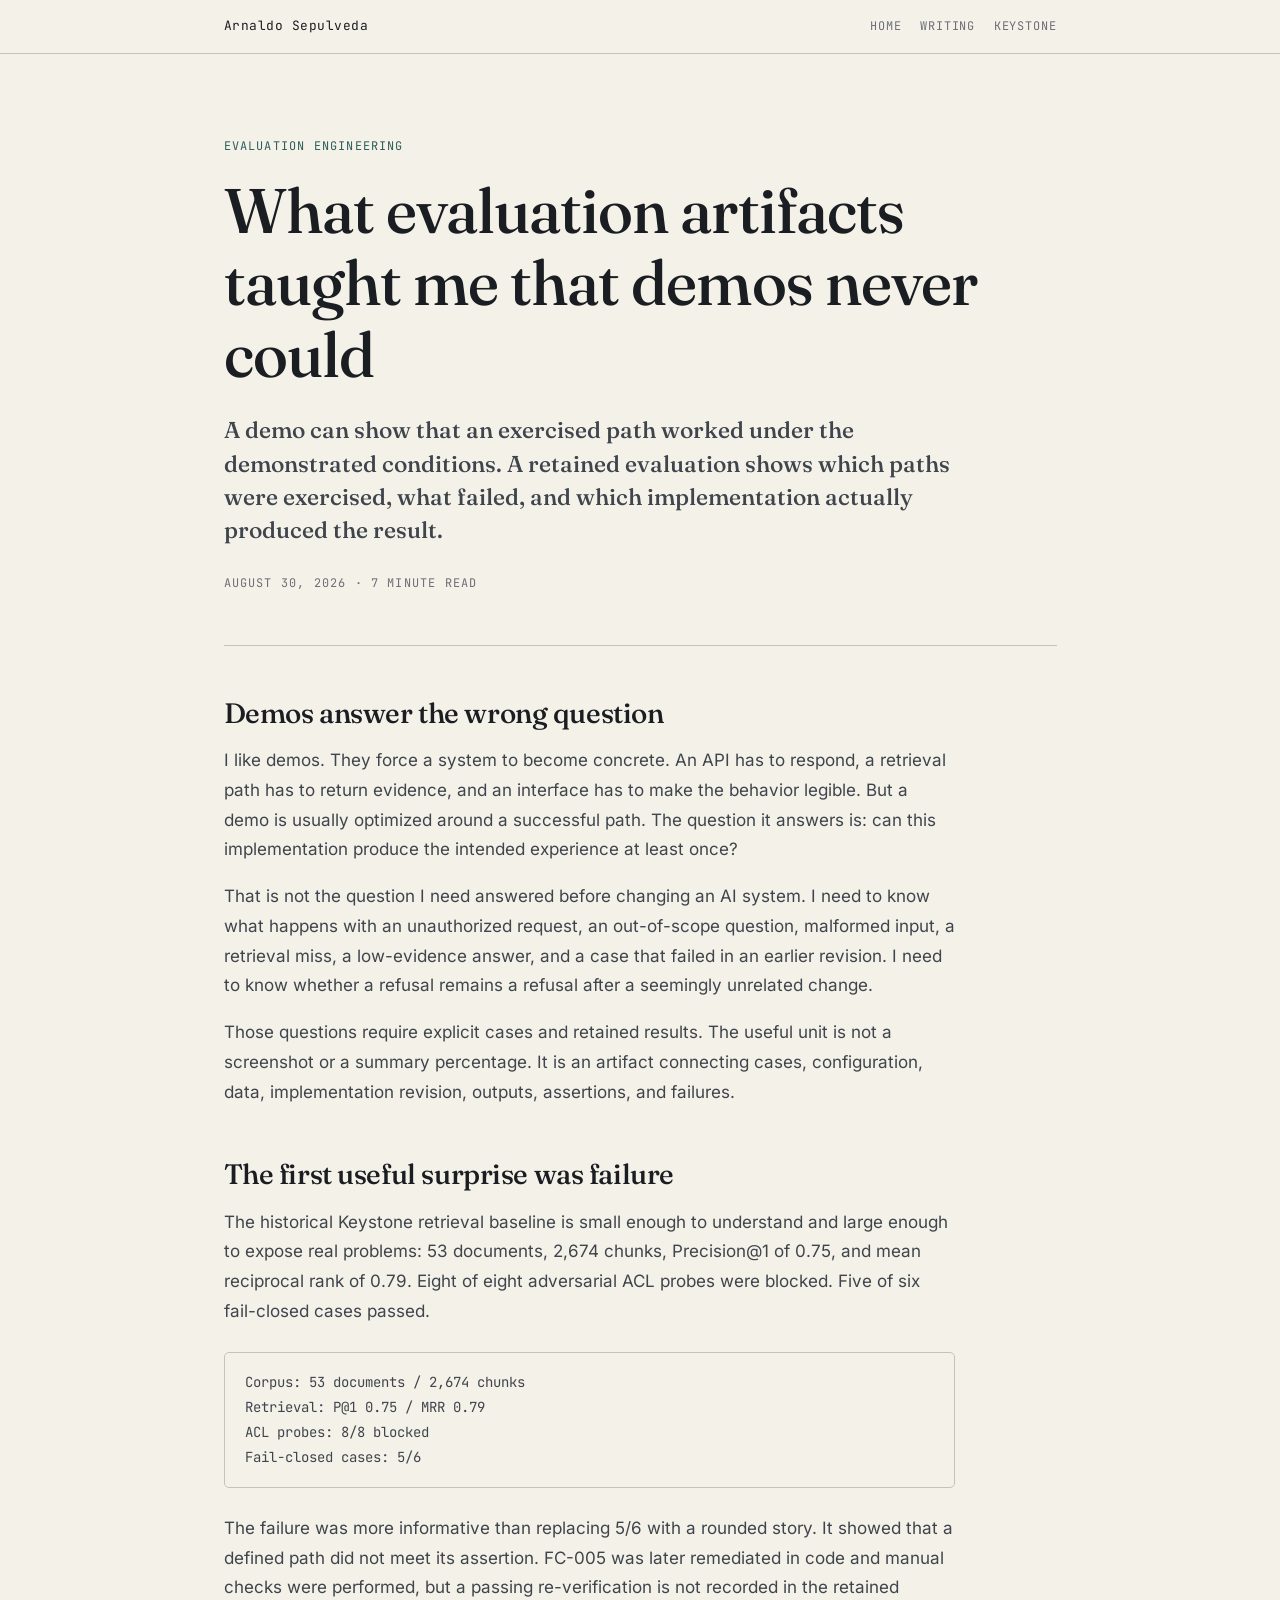
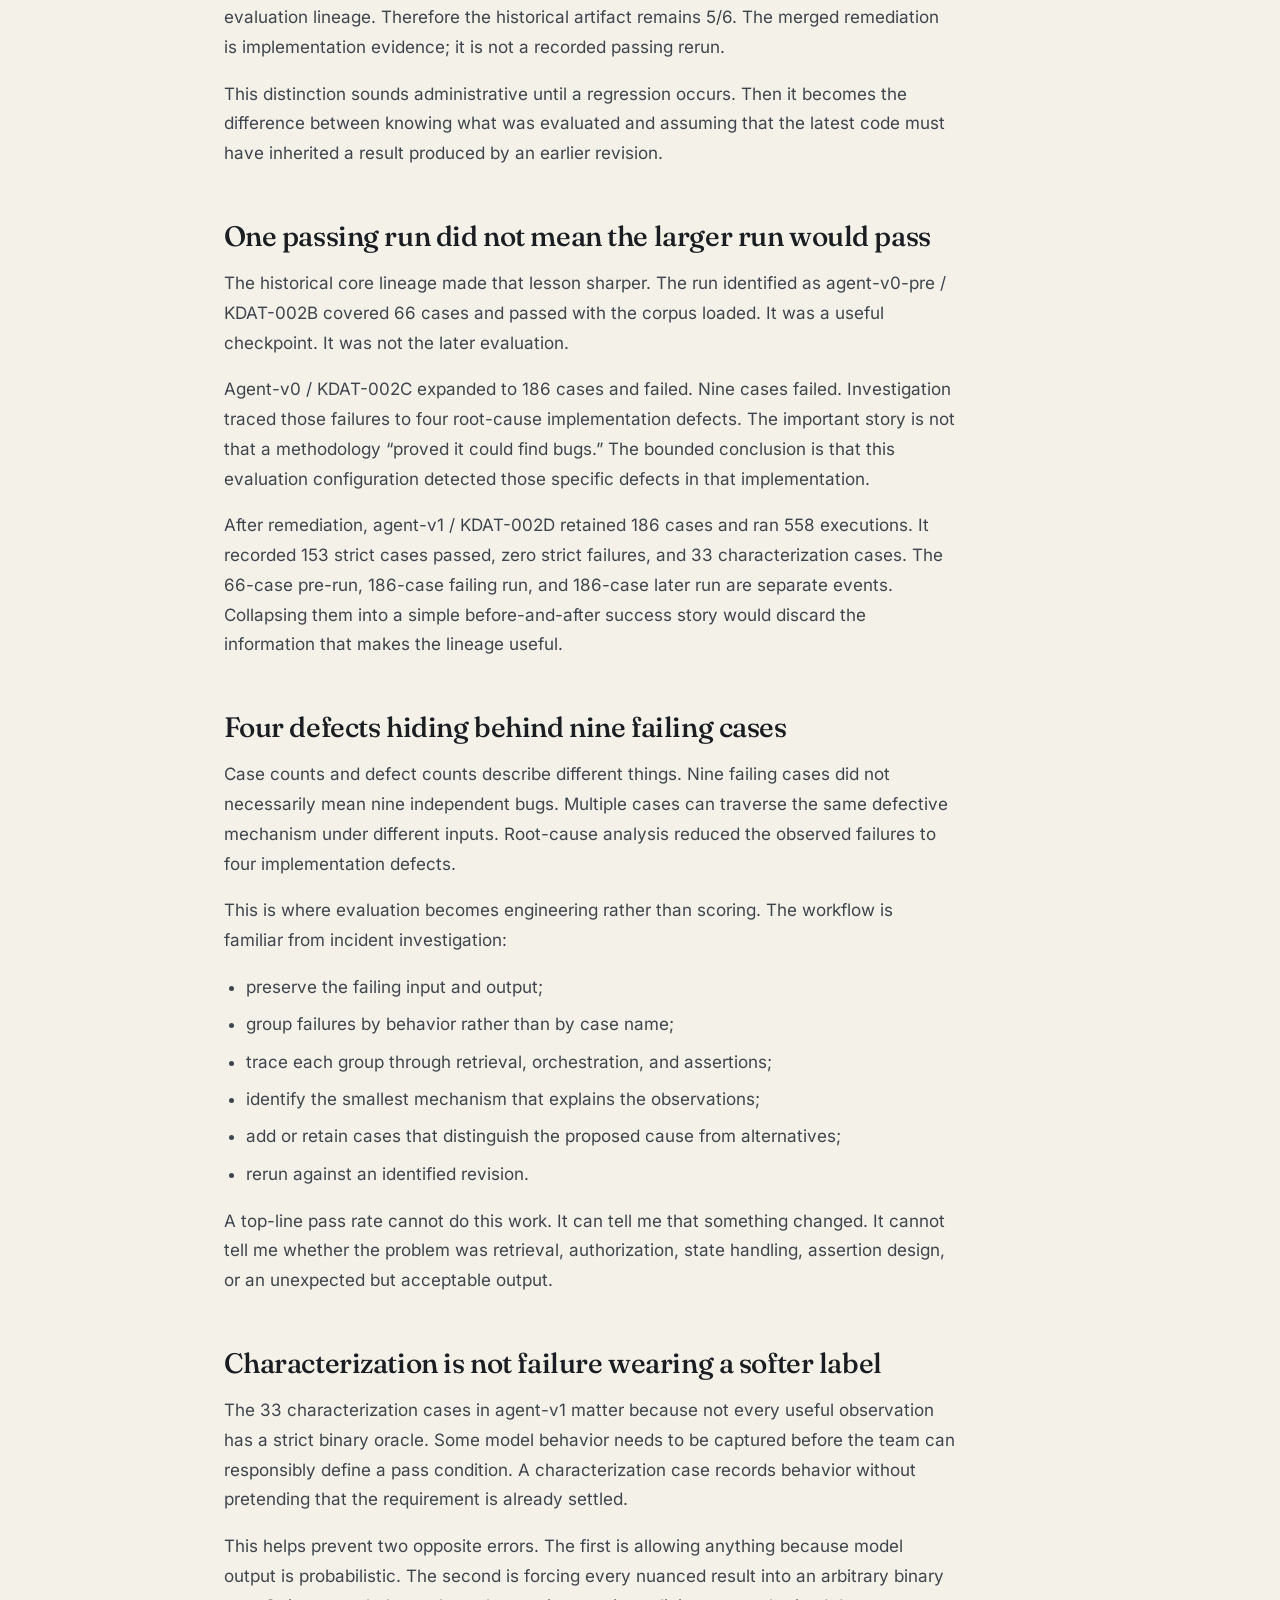
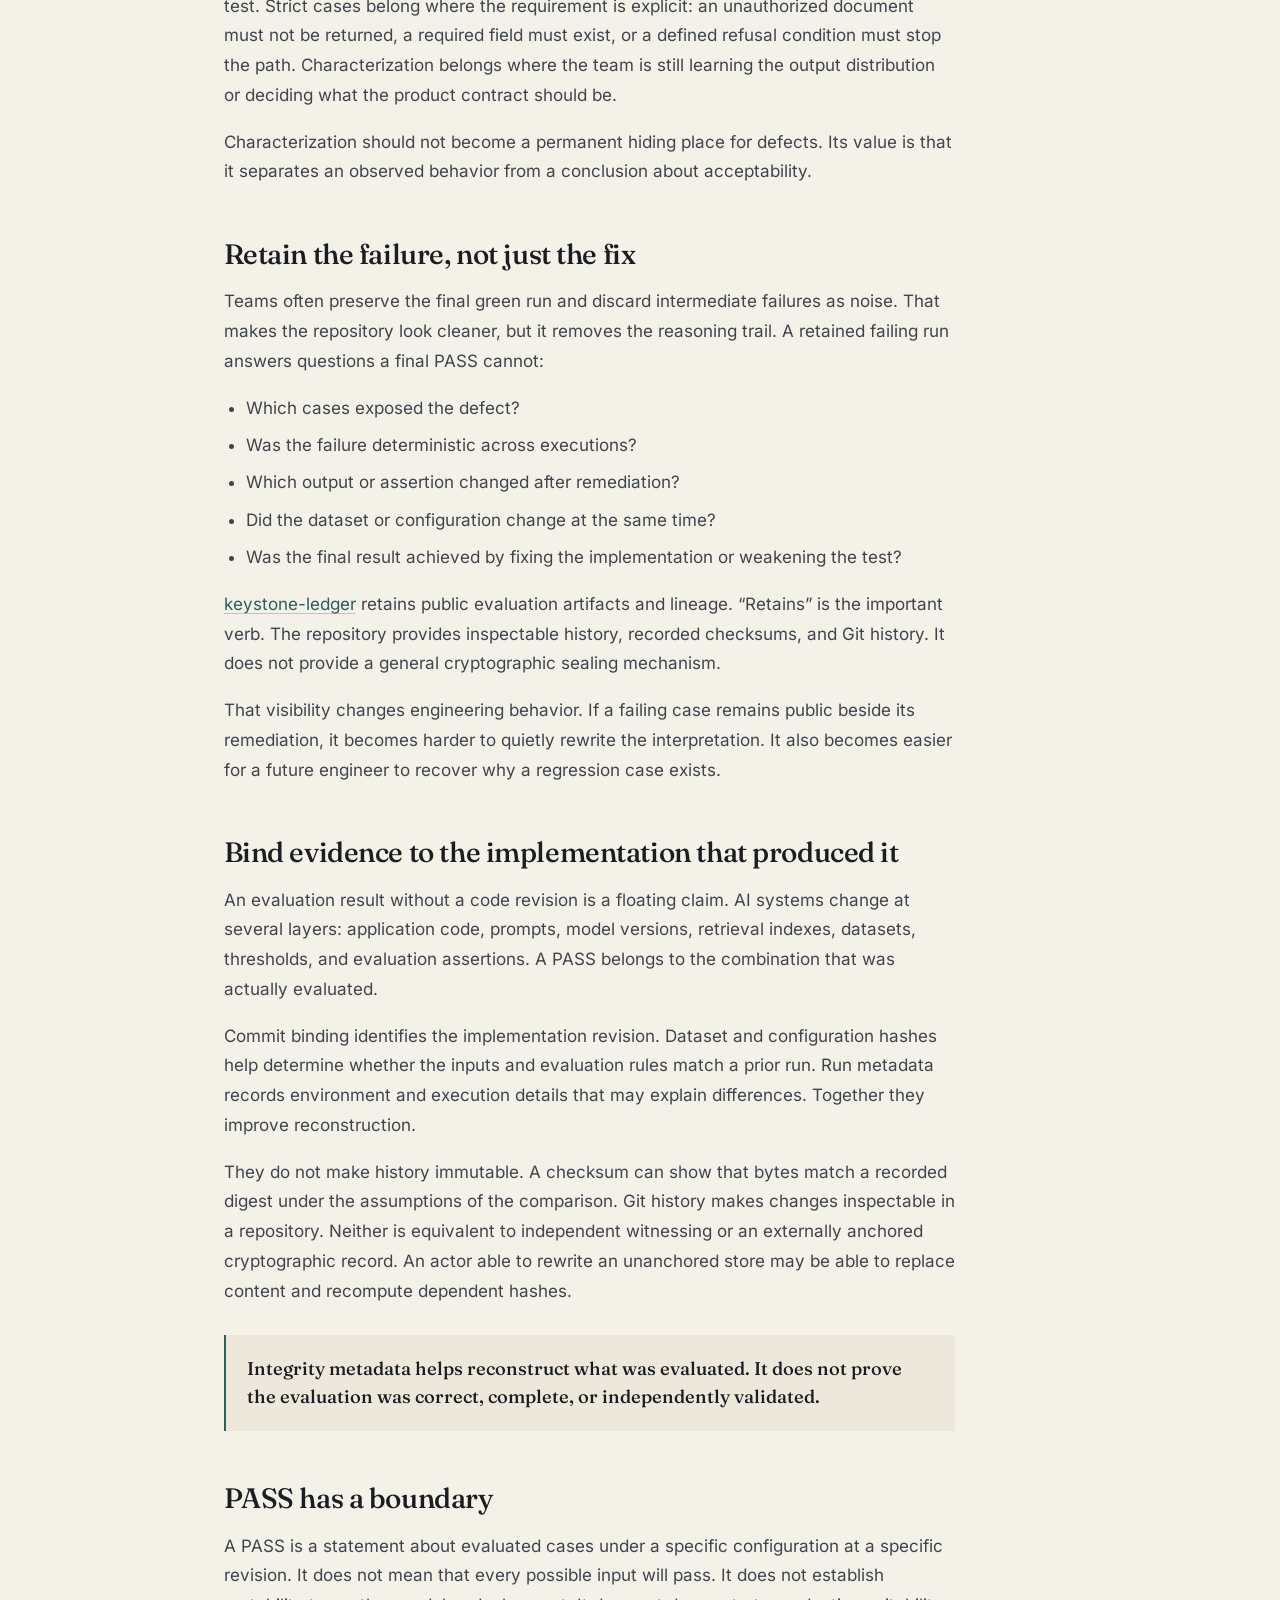
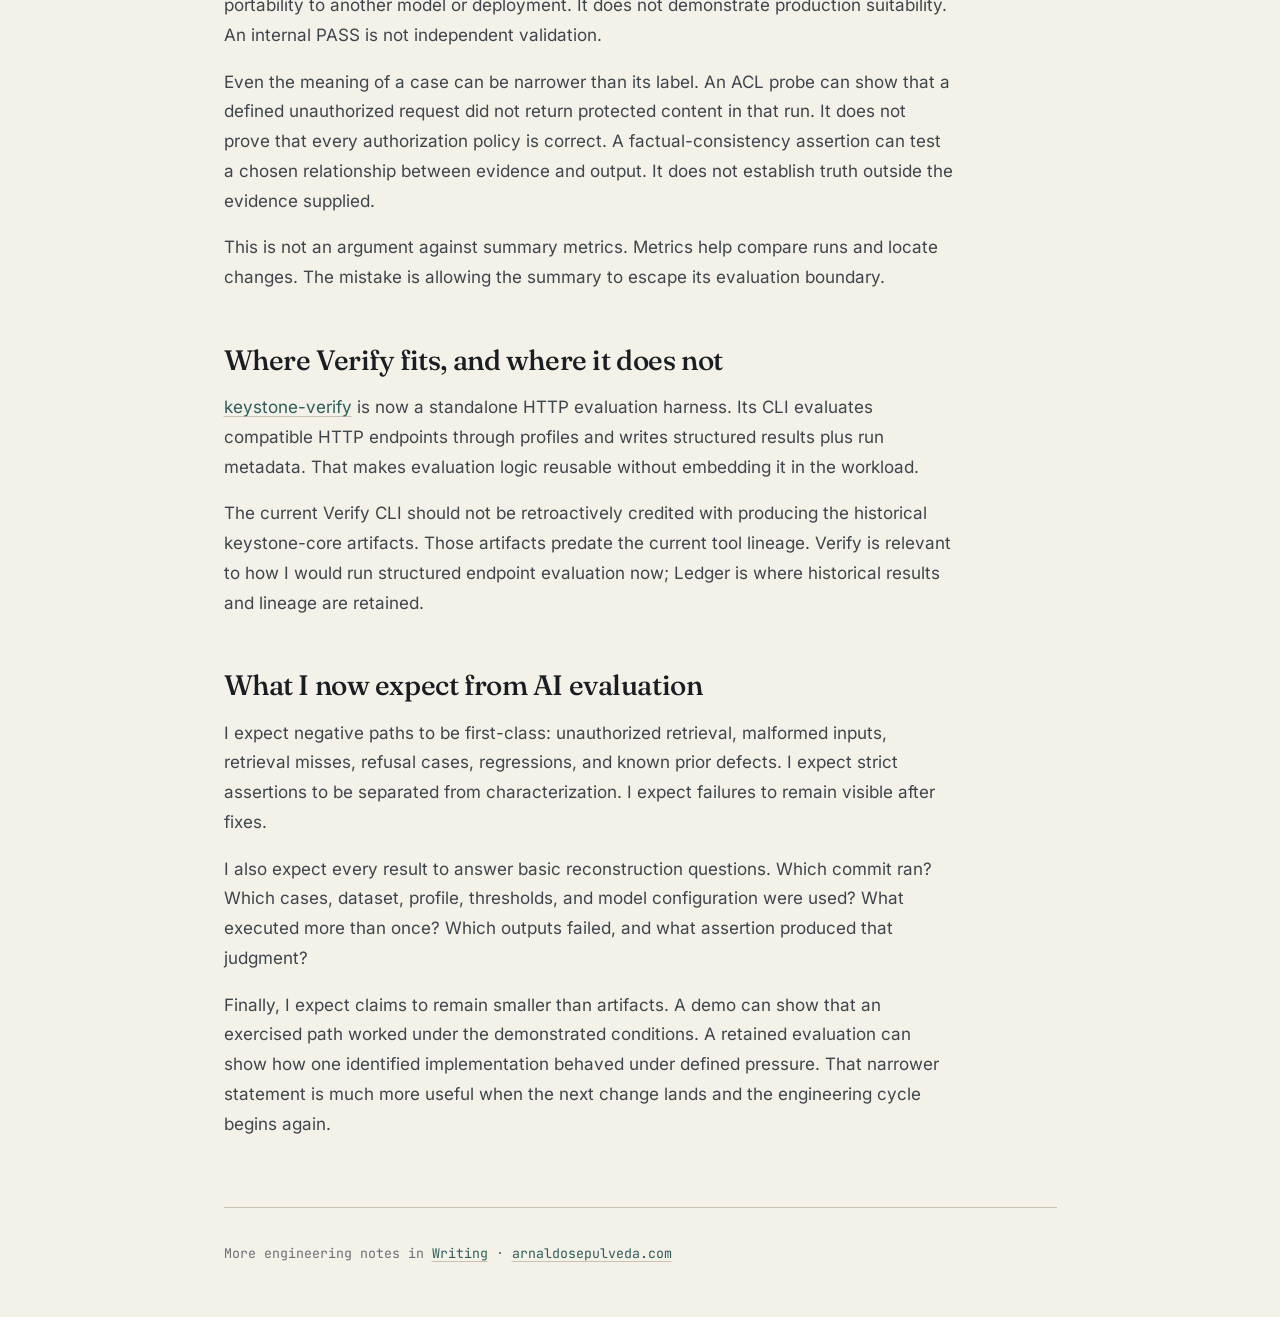
<file: writing/evaluation-artifacts-vs-demos/index.html>
<!DOCTYPE html>
<html lang="en">
<head>
<meta charset="utf-8"><meta name="viewport" content="width=device-width, initial-scale=1">
<title>What evaluation artifacts taught me that demos never could | Arnaldo Sepulveda</title>
<meta name="description" content="Why retained failures, commit binding, dataset hashes, and characterization cases changed how I evaluate AI systems.">
<meta name="author" content="Arnaldo Sepulveda">
<link rel="canonical" href="https://arnaldosepulveda.com/writing/evaluation-artifacts-vs-demos/">
<meta property="og:type" content="article"><meta property="og:title" content="What evaluation artifacts taught me that demos never could">
<meta property="og:description" content="A research-engineering account of retaining AI evaluation failures and binding results to code and configuration.">
<meta property="og:url" content="https://arnaldosepulveda.com/writing/evaluation-artifacts-vs-demos/"><meta property="og:image" content="https://arnaldosepulveda.com/og.png">
<meta property="article:published_time" content="2026-08-30">
<meta name="twitter:card" content="summary_large_image"><meta name="twitter:title" content="What evaluation artifacts taught me that demos never could"><meta name="twitter:description" content="Why retained failures and commit-bound results matter in AI engineering."><meta name="twitter:image" content="https://arnaldosepulveda.com/og.png">
<link rel="stylesheet" href="/writing/article.css">
<script type="application/ld+json">{"@context":"https://schema.org","@type":"Article","headline":"What evaluation artifacts taught me that demos never could","description":"Why retained failures, commit binding, dataset hashes, and characterization cases changed how I evaluate AI systems.","author":{"@type":"Person","name":"Arnaldo Sepulveda","url":"https://arnaldosepulveda.com/"},"datePublished":"2026-08-30","dateModified":"2026-08-30","mainEntityOfPage":"https://arnaldosepulveda.com/writing/evaluation-artifacts-vs-demos/","image":"https://arnaldosepulveda.com/og.png"}</script>
</head>
<body>
<header class="topbar"><div class="topbar-inner"><a class="who" href="/">Arnaldo Sepulveda</a><nav aria-label="Primary"><a href="/">Home</a><a href="/writing/">Writing</a><a href="https://getkeystone.ai/">Keystone</a></nav></div></header>
<main>
<header class="article-head"><div class="eyebrow">Evaluation engineering</div><h1>What evaluation artifacts taught me that demos never could</h1><p class="dek">A demo can show that an exercised path worked under the demonstrated conditions. A retained evaluation shows which paths were exercised, what failed, and which implementation actually produced the result.</p><div class="meta"><time datetime="2026-08-30">August 30, 2026</time> · 7 minute read</div></header>
<article>
<h2>Demos answer the wrong question</h2>
<p>I like demos. They force a system to become concrete. An API has to respond, a retrieval path has to return evidence, and an interface has to make the behavior legible. But a demo is usually optimized around a successful path. The question it answers is: can this implementation produce the intended experience at least once?</p>
<p>That is not the question I need answered before changing an AI system. I need to know what happens with an unauthorized request, an out-of-scope question, malformed input, a retrieval miss, a low-evidence answer, and a case that failed in an earlier revision. I need to know whether a refusal remains a refusal after a seemingly unrelated change.</p>
<p>Those questions require explicit cases and retained results. The useful unit is not a screenshot or a summary percentage. It is an artifact connecting cases, configuration, data, implementation revision, outputs, assertions, and failures.</p>

<h2>The first useful surprise was failure</h2>
<p>The historical Keystone retrieval baseline is small enough to understand and large enough to expose real problems: 53 documents, 2,674 chunks, Precision@1 of 0.75, and mean reciprocal rank of 0.79. Eight of eight adversarial ACL probes were blocked. Five of six fail-closed cases passed.</p>
<div class="metrics">Corpus: 53 documents / 2,674 chunks<br>Retrieval: P@1 0.75 / MRR 0.79<br>ACL probes: 8/8 blocked<br>Fail-closed cases: 5/6</div>
<p>The failure was more informative than replacing 5/6 with a rounded story. It showed that a defined path did not meet its assertion. FC-005 was later remediated in code and manual checks were performed, but a passing re-verification is not recorded in the retained evaluation lineage. Therefore the historical artifact remains 5/6. The merged remediation is implementation evidence; it is not a recorded passing rerun.</p>
<p>This distinction sounds administrative until a regression occurs. Then it becomes the difference between knowing what was evaluated and assuming that the latest code must have inherited a result produced by an earlier revision.</p>

<h2>One passing run did not mean the larger run would pass</h2>
<p>The historical core lineage made that lesson sharper. The run identified as agent-v0-pre / KDAT-002B covered 66 cases and passed with the corpus loaded. It was a useful checkpoint. It was not the later evaluation.</p>
<p>Agent-v0 / KDAT-002C expanded to 186 cases and failed. Nine cases failed. Investigation traced those failures to four root-cause implementation defects. The important story is not that a methodology “proved it could find bugs.” The bounded conclusion is that this evaluation configuration detected those specific defects in that implementation.</p>
<p>After remediation, agent-v1 / KDAT-002D retained 186 cases and ran 558 executions. It recorded 153 strict cases passed, zero strict failures, and 33 characterization cases. The 66-case pre-run, 186-case failing run, and 186-case later run are separate events. Collapsing them into a simple before-and-after success story would discard the information that makes the lineage useful.</p>

<h2>Four defects hiding behind nine failing cases</h2>
<p>Case counts and defect counts describe different things. Nine failing cases did not necessarily mean nine independent bugs. Multiple cases can traverse the same defective mechanism under different inputs. Root-cause analysis reduced the observed failures to four implementation defects.</p>
<p>This is where evaluation becomes engineering rather than scoring. The workflow is familiar from incident investigation:</p>
<ul>
  <li>preserve the failing input and output;</li>
  <li>group failures by behavior rather than by case name;</li>
  <li>trace each group through retrieval, orchestration, and assertions;</li>
  <li>identify the smallest mechanism that explains the observations;</li>
  <li>add or retain cases that distinguish the proposed cause from alternatives;</li>
  <li>rerun against an identified revision.</li>
</ul>
<p>A top-line pass rate cannot do this work. It can tell me that something changed. It cannot tell me whether the problem was retrieval, authorization, state handling, assertion design, or an unexpected but acceptable output.</p>

<h2>Characterization is not failure wearing a softer label</h2>
<p>The 33 characterization cases in agent-v1 matter because not every useful observation has a strict binary oracle. Some model behavior needs to be captured before the team can responsibly define a pass condition. A characterization case records behavior without pretending that the requirement is already settled.</p>
<p>This helps prevent two opposite errors. The first is allowing anything because model output is probabilistic. The second is forcing every nuanced result into an arbitrary binary test. Strict cases belong where the requirement is explicit: an unauthorized document must not be returned, a required field must exist, or a defined refusal condition must stop the path. Characterization belongs where the team is still learning the output distribution or deciding what the product contract should be.</p>
<p>Characterization should not become a permanent hiding place for defects. Its value is that it separates an observed behavior from a conclusion about acceptability.</p>

<h2>Retain the failure, not just the fix</h2>
<p>Teams often preserve the final green run and discard intermediate failures as noise. That makes the repository look cleaner, but it removes the reasoning trail. A retained failing run answers questions a final PASS cannot:</p>
<ul>
  <li>Which cases exposed the defect?</li>
  <li>Was the failure deterministic across executions?</li>
  <li>Which output or assertion changed after remediation?</li>
  <li>Did the dataset or configuration change at the same time?</li>
  <li>Was the final result achieved by fixing the implementation or weakening the test?</li>
</ul>
<p><a href="https://github.com/getkeystone/keystone-ledger">keystone-ledger</a> retains public evaluation artifacts and lineage. “Retains” is the important verb. The repository provides inspectable history, recorded checksums, and Git history. It does not provide a general cryptographic sealing mechanism.</p>
<p>That visibility changes engineering behavior. If a failing case remains public beside its remediation, it becomes harder to quietly rewrite the interpretation. It also becomes easier for a future engineer to recover why a regression case exists.</p>

<h2>Bind evidence to the implementation that produced it</h2>
<p>An evaluation result without a code revision is a floating claim. AI systems change at several layers: application code, prompts, model versions, retrieval indexes, datasets, thresholds, and evaluation assertions. A PASS belongs to the combination that was actually evaluated.</p>
<p>Commit binding identifies the implementation revision. Dataset and configuration hashes help determine whether the inputs and evaluation rules match a prior run. Run metadata records environment and execution details that may explain differences. Together they improve reconstruction.</p>
<p>They do not make history immutable. A checksum can show that bytes match a recorded digest under the assumptions of the comparison. Git history makes changes inspectable in a repository. Neither is equivalent to independent witnessing or an externally anchored cryptographic record. An actor able to rewrite an unanchored store may be able to replace content and recompute dependent hashes.</p>
<div class="callout"><p>Integrity metadata helps reconstruct what was evaluated. It does not prove the evaluation was correct, complete, or independently validated.</p></div>

<h2>PASS has a boundary</h2>
<p>A PASS is a statement about evaluated cases under a specific configuration at a specific revision. It does not mean that every possible input will pass. It does not establish portability to another model or deployment. It does not demonstrate production suitability. An internal PASS is not independent validation.</p>
<p>Even the meaning of a case can be narrower than its label. An ACL probe can show that a defined unauthorized request did not return protected content in that run. It does not prove that every authorization policy is correct. A factual-consistency assertion can test a chosen relationship between evidence and output. It does not establish truth outside the evidence supplied.</p>
<p>This is not an argument against summary metrics. Metrics help compare runs and locate changes. The mistake is allowing the summary to escape its evaluation boundary.</p>

<h2>Where Verify fits, and where it does not</h2>
<p><a href="https://github.com/getkeystone/keystone-verify">keystone-verify</a> is now a standalone HTTP evaluation harness. Its CLI evaluates compatible HTTP endpoints through profiles and writes structured results plus run metadata. That makes evaluation logic reusable without embedding it in the workload.</p>
<p>The current Verify CLI should not be retroactively credited with producing the historical keystone-core artifacts. Those artifacts predate the current tool lineage. Verify is relevant to how I would run structured endpoint evaluation now; Ledger is where historical results and lineage are retained.</p>

<h2>What I now expect from AI evaluation</h2>
<p>I expect negative paths to be first-class: unauthorized retrieval, malformed inputs, retrieval misses, refusal cases, regressions, and known prior defects. I expect strict assertions to be separated from characterization. I expect failures to remain visible after fixes.</p>
<p>I also expect every result to answer basic reconstruction questions. Which commit ran? Which cases, dataset, profile, thresholds, and model configuration were used? What executed more than once? Which outputs failed, and what assertion produced that judgment?</p>
<p>Finally, I expect claims to remain smaller than artifacts. A demo can show that an exercised path worked under the demonstrated conditions. A retained evaluation can show how one identified implementation behaved under defined pressure. That narrower statement is much more useful when the next change lands and the engineering cycle begins again.</p>
</article>
<footer class="article-footer">More engineering notes in <a href="/writing/">Writing</a> · <a href="/">arnaldosepulveda.com</a></footer>
</main>
</body>
</html>
</file>
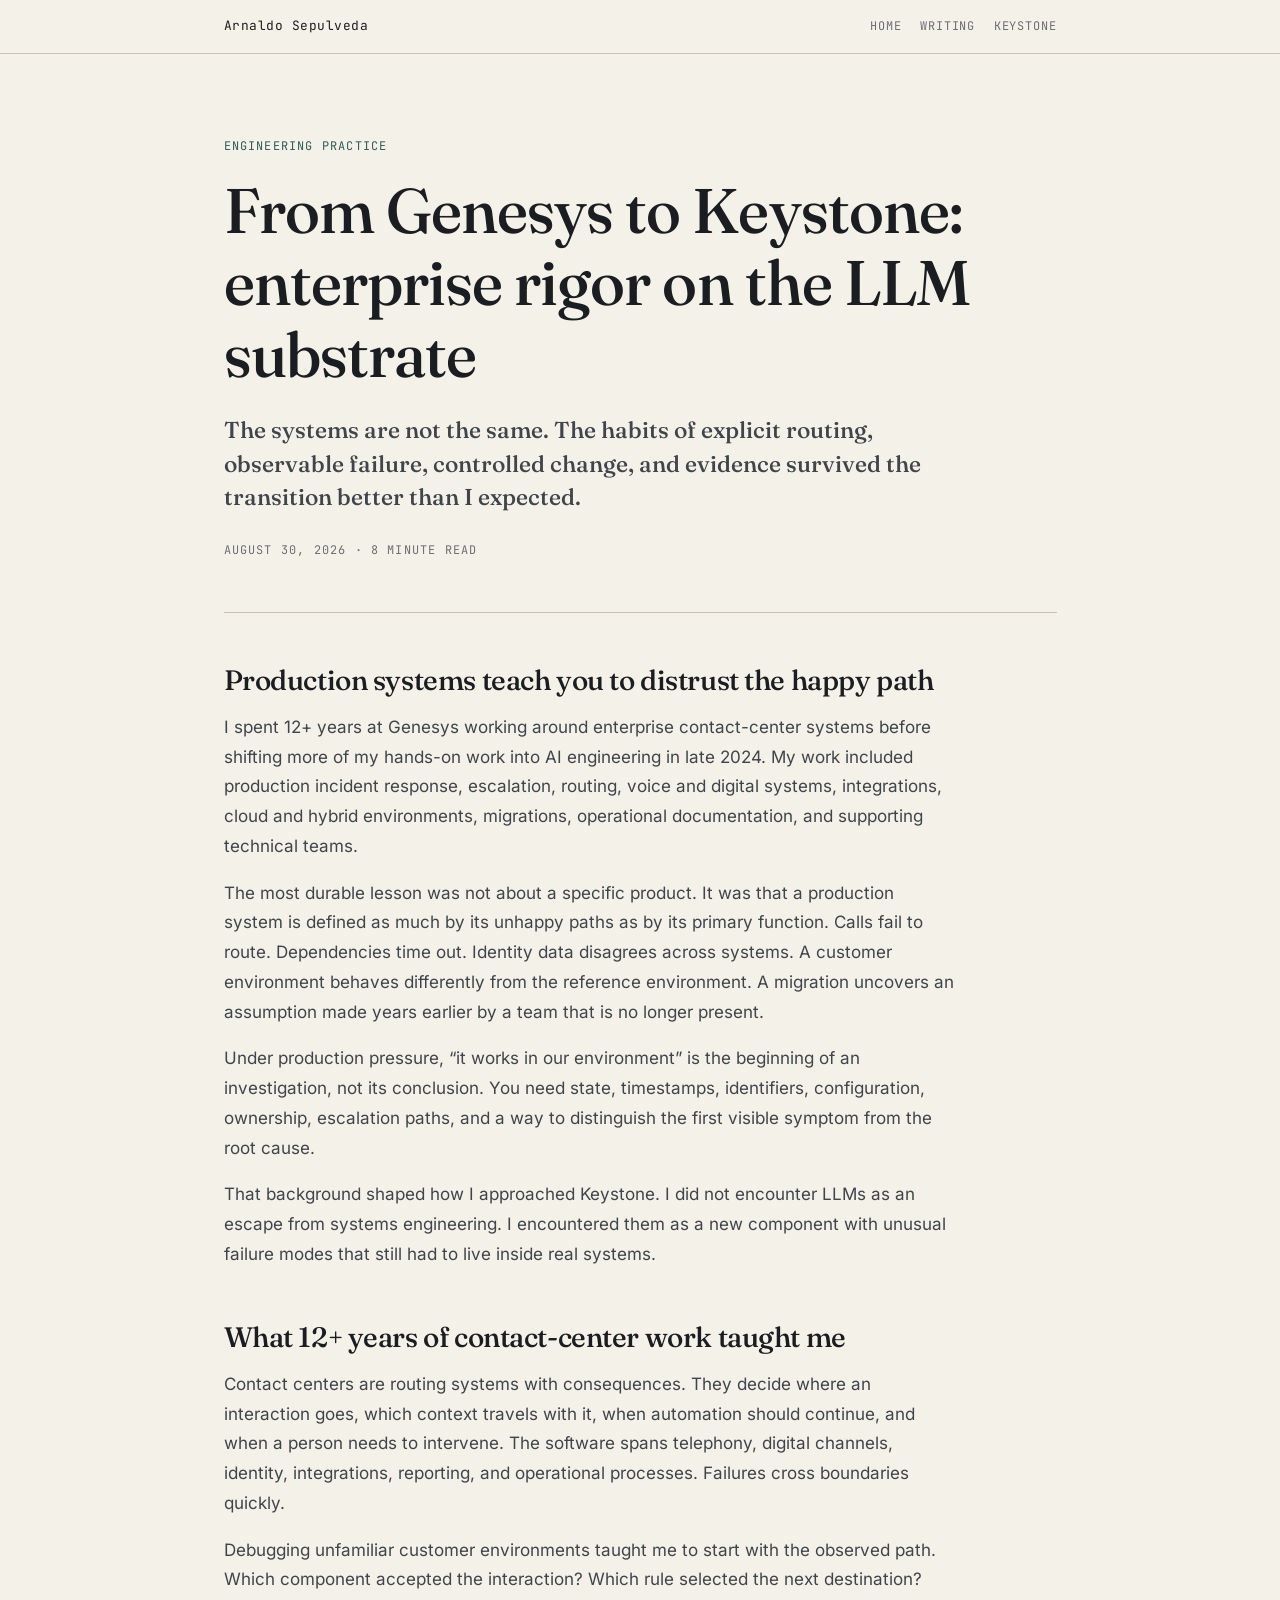
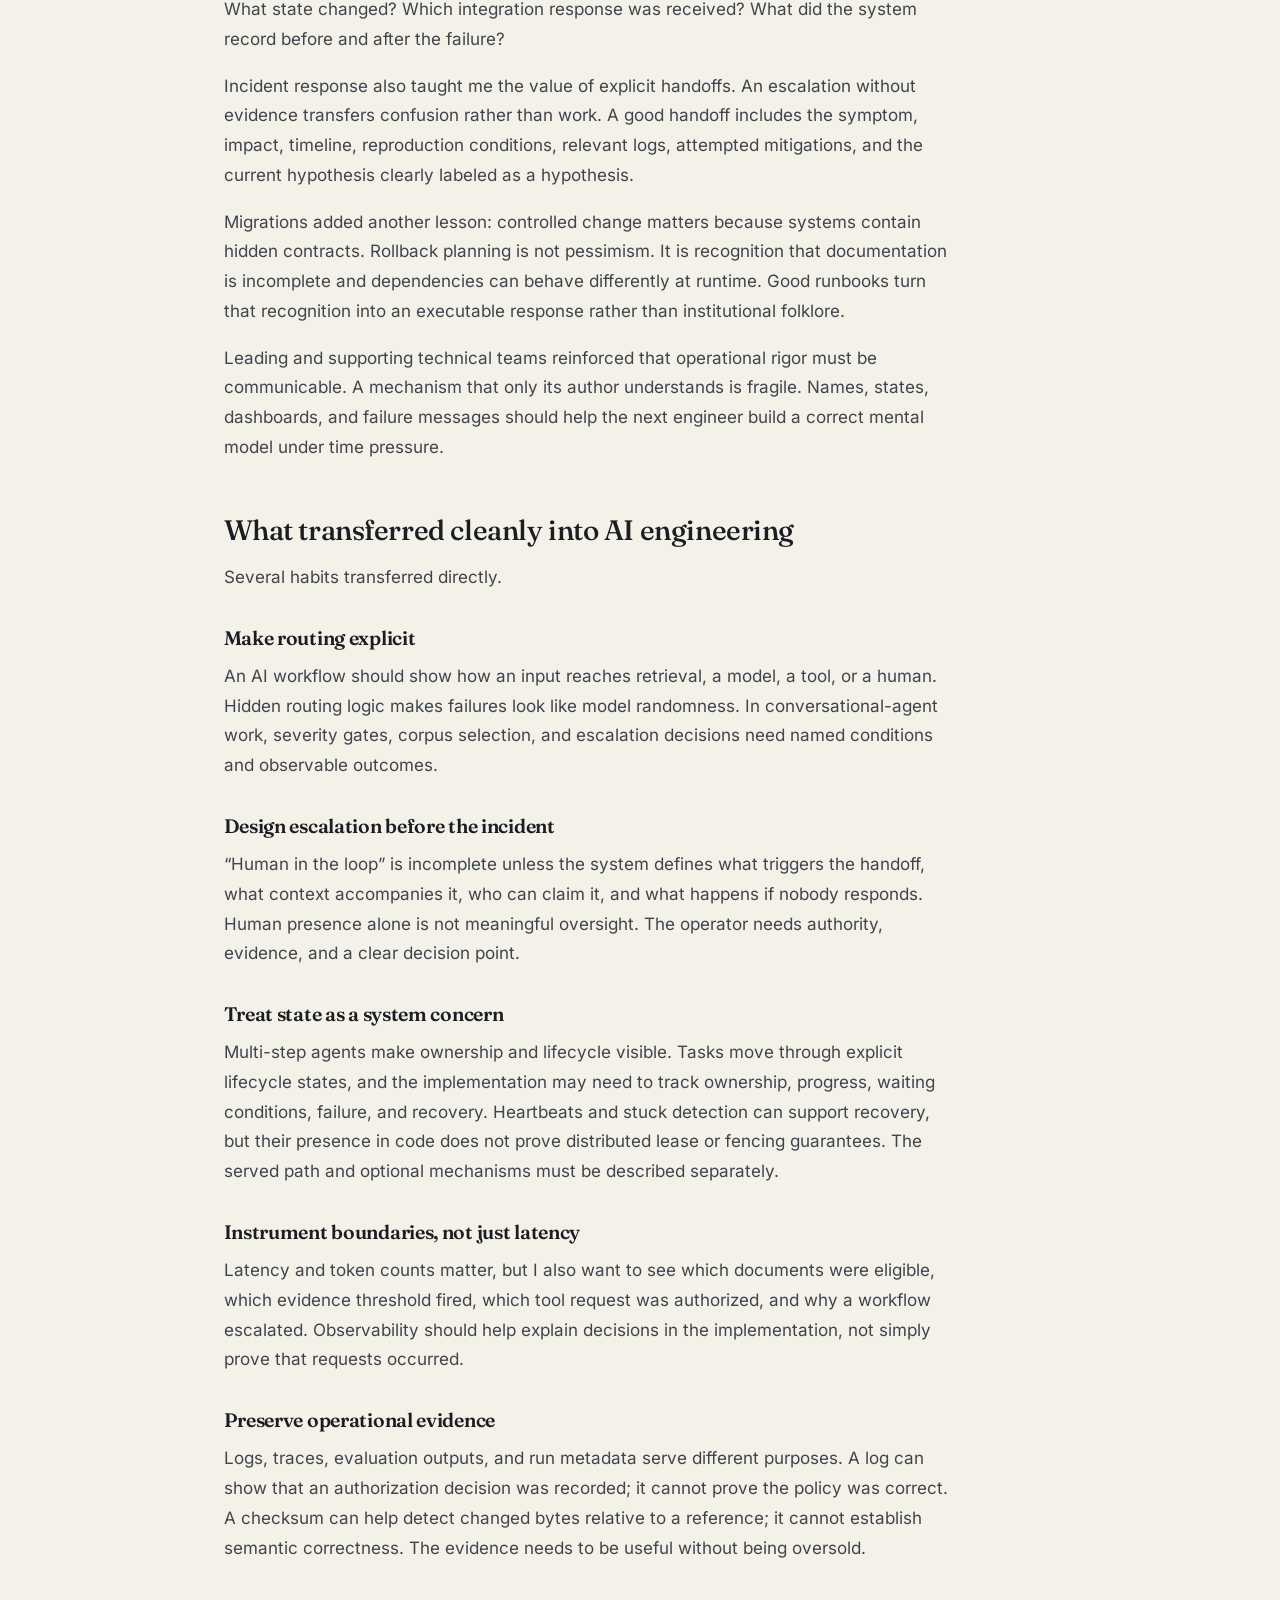
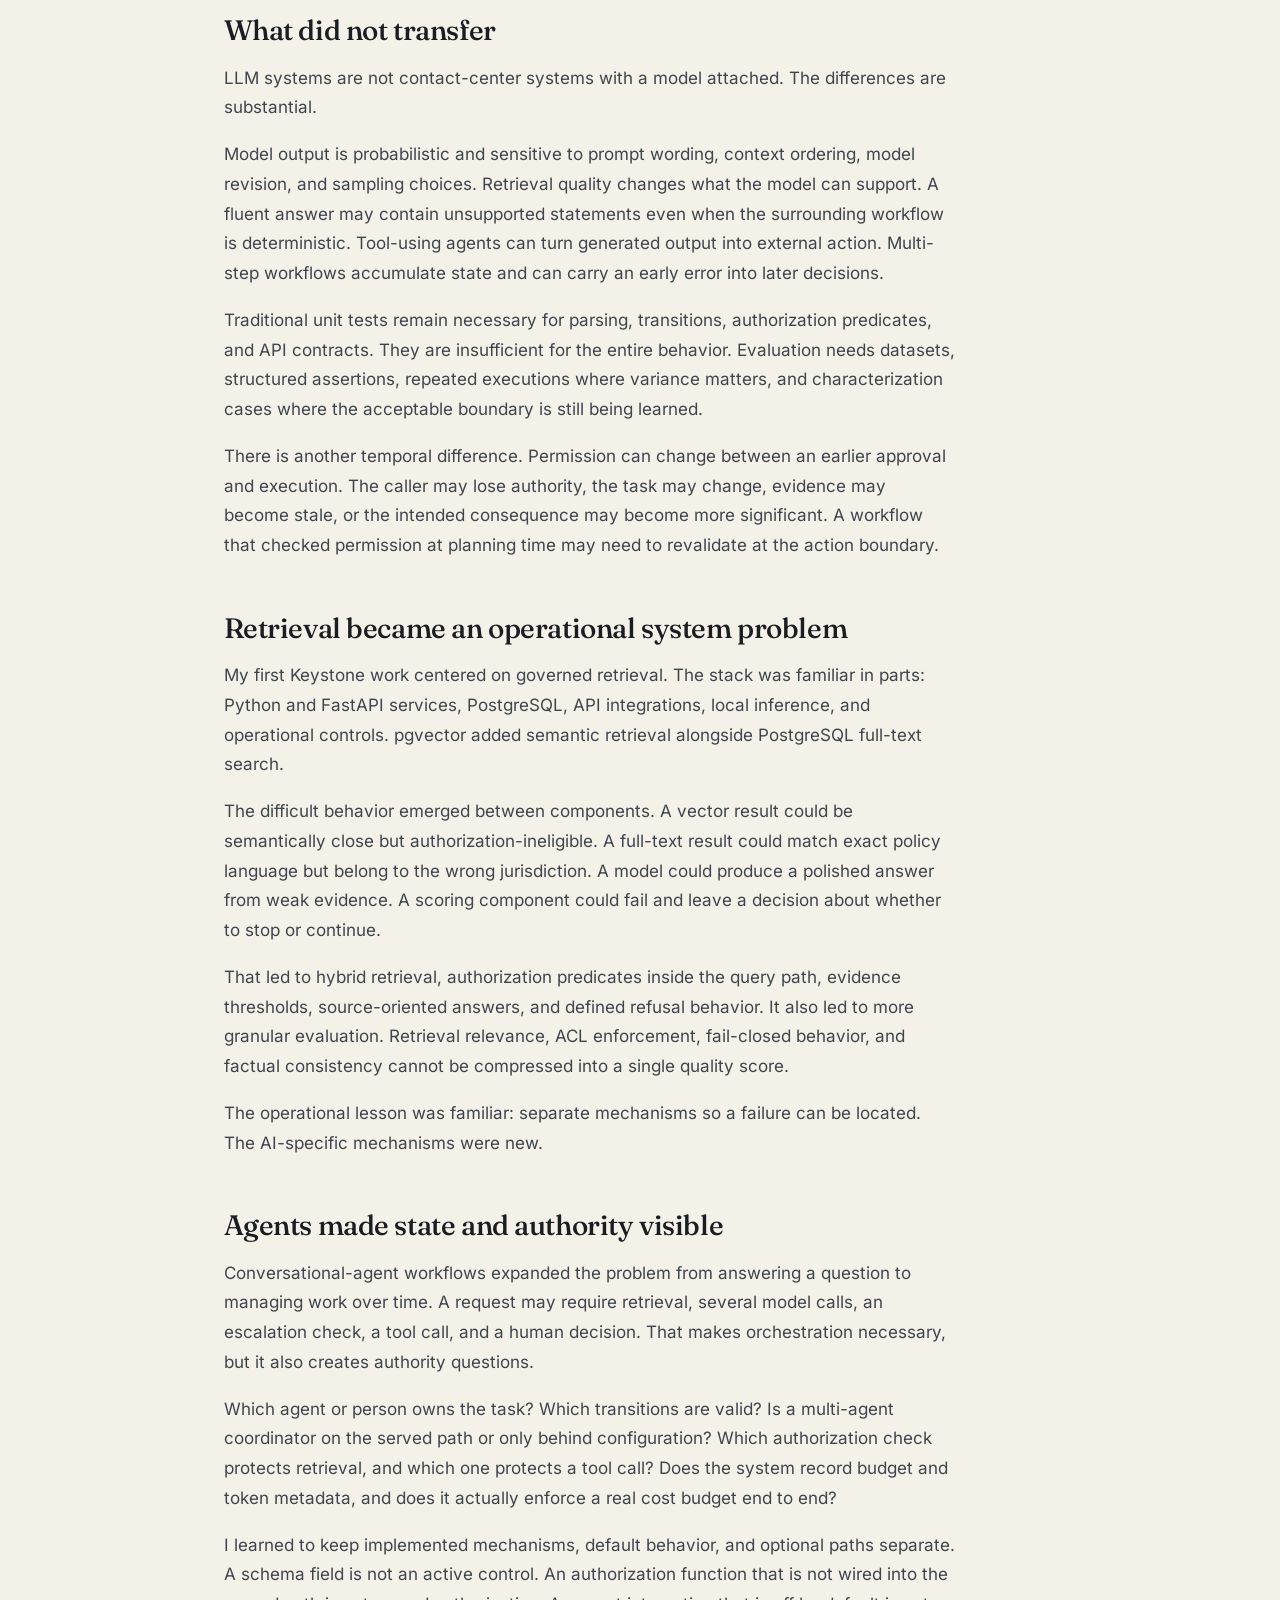
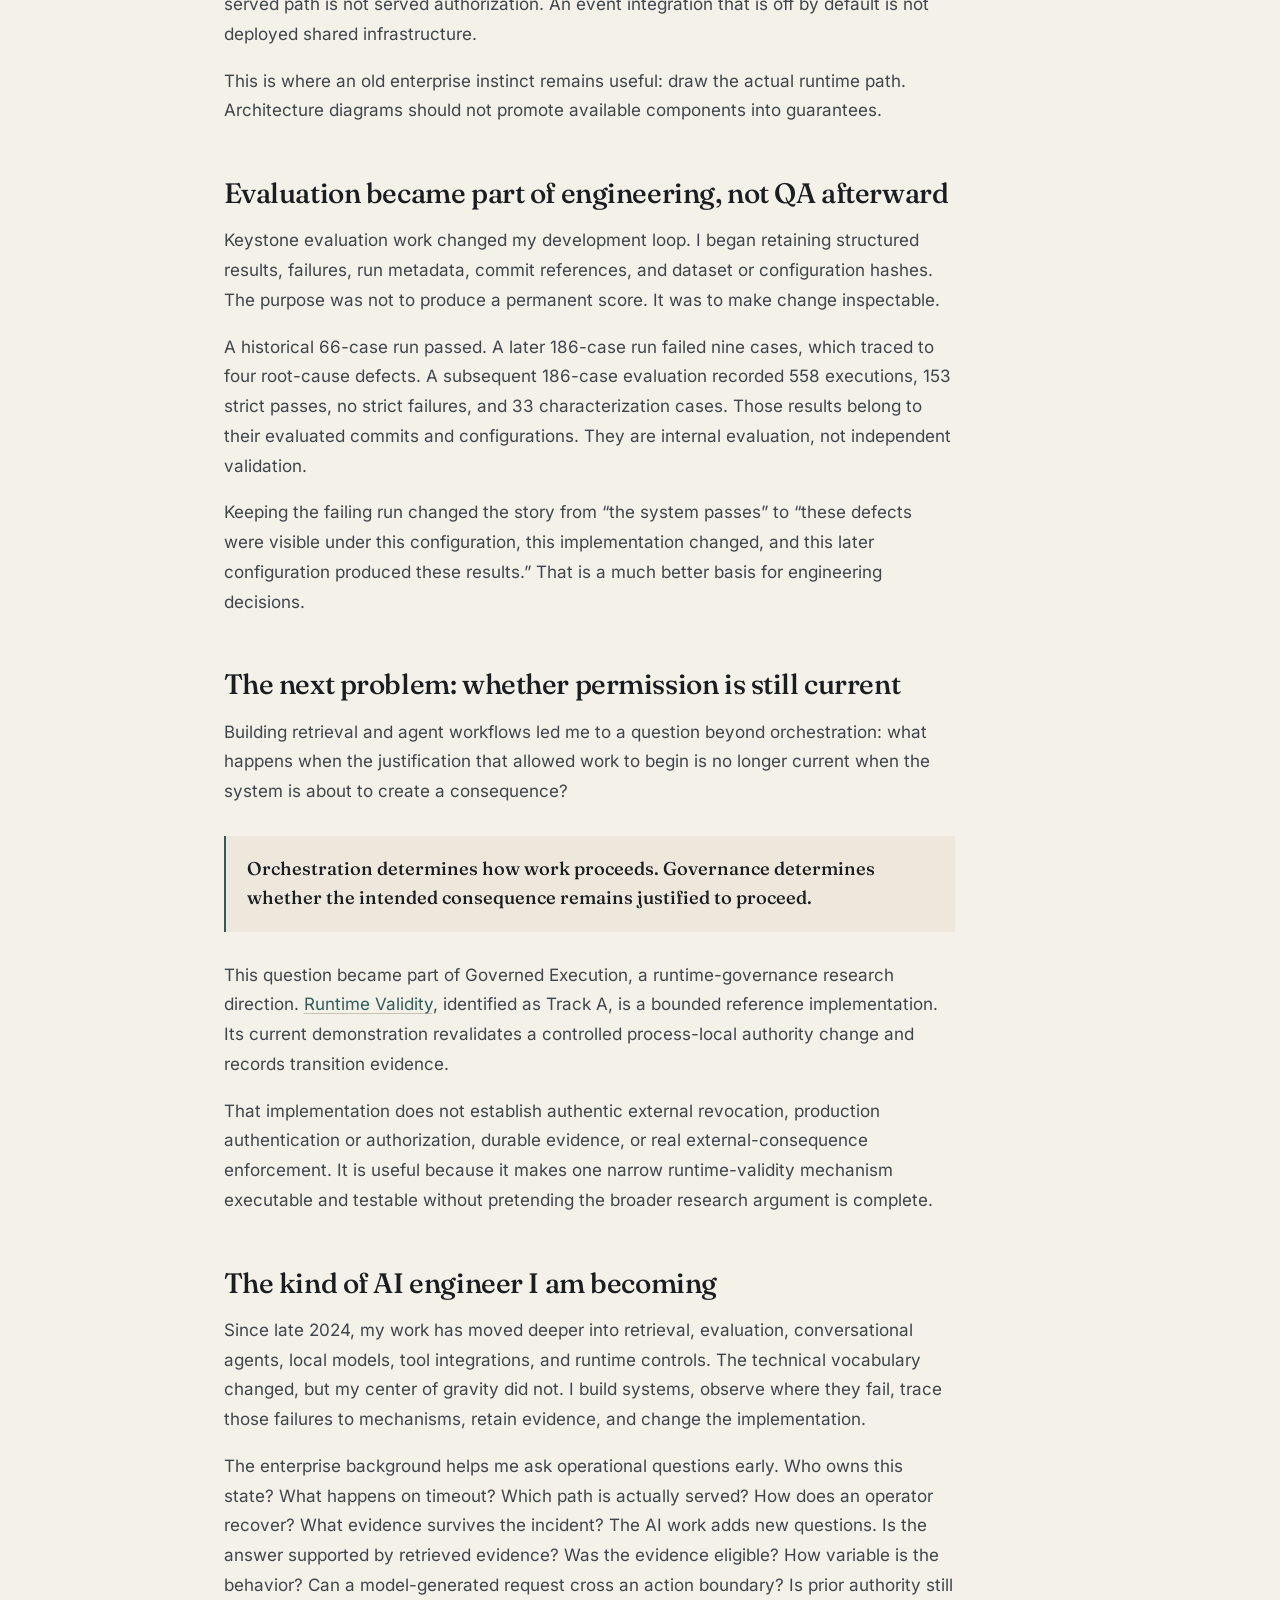
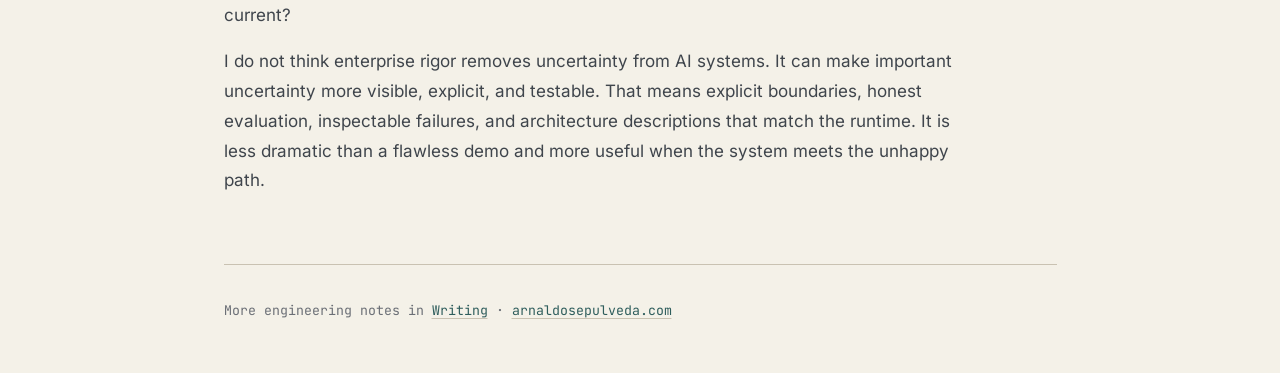
<file: writing/from-genesys-to-keystone/index.html>
<!DOCTYPE html>
<html lang="en">
<head>
<meta charset="utf-8"><meta name="viewport" content="width=device-width, initial-scale=1">
<title>From Genesys to Keystone: enterprise rigor on the LLM substrate | Arnaldo Sepulveda</title>
<meta name="description" content="What 12+ years in enterprise contact-center systems carried into building, evaluating, debugging, and operating AI systems since late 2024.">
<meta name="author" content="Arnaldo Sepulveda">
<link rel="canonical" href="https://arnaldosepulveda.com/writing/from-genesys-to-keystone/">
<meta property="og:type" content="article"><meta property="og:title" content="From Genesys to Keystone: enterprise rigor on the LLM substrate">
<meta property="og:description" content="Engineering habits that transferred from enterprise contact centers to AI systems, and the important things that did not.">
<meta property="og:url" content="https://arnaldosepulveda.com/writing/from-genesys-to-keystone/"><meta property="og:image" content="https://arnaldosepulveda.com/og.png"><meta property="article:published_time" content="2026-08-30">
<meta name="twitter:card" content="summary_large_image"><meta name="twitter:title" content="From Genesys to Keystone: enterprise rigor on the LLM substrate"><meta name="twitter:description" content="From 12+ years of enterprise systems work to hands-on AI engineering since late 2024."><meta name="twitter:image" content="https://arnaldosepulveda.com/og.png">
<link rel="stylesheet" href="/writing/article.css">
<script type="application/ld+json">{"@context":"https://schema.org","@type":"Article","headline":"From Genesys to Keystone: enterprise rigor on the LLM substrate","description":"What 12+ years in enterprise contact-center systems carried into building, evaluating, debugging, and operating AI systems since late 2024.","author":{"@type":"Person","name":"Arnaldo Sepulveda","url":"https://arnaldosepulveda.com/"},"datePublished":"2026-08-30","dateModified":"2026-08-30","mainEntityOfPage":"https://arnaldosepulveda.com/writing/from-genesys-to-keystone/","image":"https://arnaldosepulveda.com/og.png"}</script>
</head>
<body>
<header class="topbar"><div class="topbar-inner"><a class="who" href="/">Arnaldo Sepulveda</a><nav aria-label="Primary"><a href="/">Home</a><a href="/writing/">Writing</a><a href="https://getkeystone.ai/">Keystone</a></nav></div></header>
<main>
<header class="article-head"><div class="eyebrow">Engineering practice</div><h1>From Genesys to Keystone: enterprise rigor on the LLM substrate</h1><p class="dek">The systems are not the same. The habits of explicit routing, observable failure, controlled change, and evidence survived the transition better than I expected.</p><div class="meta"><time datetime="2026-08-30">August 30, 2026</time> · 8 minute read</div></header>
<article>
<h2>Production systems teach you to distrust the happy path</h2>
<p>I spent 12+ years at Genesys working around enterprise contact-center systems before shifting more of my hands-on work into AI engineering in late 2024. My work included production incident response, escalation, routing, voice and digital systems, integrations, cloud and hybrid environments, migrations, operational documentation, and supporting technical teams.</p>
<p>The most durable lesson was not about a specific product. It was that a production system is defined as much by its unhappy paths as by its primary function. Calls fail to route. Dependencies time out. Identity data disagrees across systems. A customer environment behaves differently from the reference environment. A migration uncovers an assumption made years earlier by a team that is no longer present.</p>
<p>Under production pressure, “it works in our environment” is the beginning of an investigation, not its conclusion. You need state, timestamps, identifiers, configuration, ownership, escalation paths, and a way to distinguish the first visible symptom from the root cause.</p>
<p>That background shaped how I approached Keystone. I did not encounter LLMs as an escape from systems engineering. I encountered them as a new component with unusual failure modes that still had to live inside real systems.</p>

<h2>What 12+ years of contact-center work taught me</h2>
<p>Contact centers are routing systems with consequences. They decide where an interaction goes, which context travels with it, when automation should continue, and when a person needs to intervene. The software spans telephony, digital channels, identity, integrations, reporting, and operational processes. Failures cross boundaries quickly.</p>
<p>Debugging unfamiliar customer environments taught me to start with the observed path. Which component accepted the interaction? Which rule selected the next destination? What state changed? Which integration response was received? What did the system record before and after the failure?</p>
<p>Incident response also taught me the value of explicit handoffs. An escalation without evidence transfers confusion rather than work. A good handoff includes the symptom, impact, timeline, reproduction conditions, relevant logs, attempted mitigations, and the current hypothesis clearly labeled as a hypothesis.</p>
<p>Migrations added another lesson: controlled change matters because systems contain hidden contracts. Rollback planning is not pessimism. It is recognition that documentation is incomplete and dependencies can behave differently at runtime. Good runbooks turn that recognition into an executable response rather than institutional folklore.</p>
<p>Leading and supporting technical teams reinforced that operational rigor must be communicable. A mechanism that only its author understands is fragile. Names, states, dashboards, and failure messages should help the next engineer build a correct mental model under time pressure.</p>

<h2>What transferred cleanly into AI engineering</h2>
<p>Several habits transferred directly.</p>
<h3>Make routing explicit</h3>
<p>An AI workflow should show how an input reaches retrieval, a model, a tool, or a human. Hidden routing logic makes failures look like model randomness. In conversational-agent work, severity gates, corpus selection, and escalation decisions need named conditions and observable outcomes.</p>
<h3>Design escalation before the incident</h3>
<p>“Human in the loop” is incomplete unless the system defines what triggers the handoff, what context accompanies it, who can claim it, and what happens if nobody responds. Human presence alone is not meaningful oversight. The operator needs authority, evidence, and a clear decision point.</p>
<h3>Treat state as a system concern</h3>
<p>Multi-step agents make ownership and lifecycle visible. Tasks move through explicit lifecycle states, and the implementation may need to track ownership, progress, waiting conditions, failure, and recovery. Heartbeats and stuck detection can support recovery, but their presence in code does not prove distributed lease or fencing guarantees. The served path and optional mechanisms must be described separately.</p>
<h3>Instrument boundaries, not just latency</h3>
<p>Latency and token counts matter, but I also want to see which documents were eligible, which evidence threshold fired, which tool request was authorized, and why a workflow escalated. Observability should help explain decisions in the implementation, not simply prove that requests occurred.</p>
<h3>Preserve operational evidence</h3>
<p>Logs, traces, evaluation outputs, and run metadata serve different purposes. A log can show that an authorization decision was recorded; it cannot prove the policy was correct. A checksum can help detect changed bytes relative to a reference; it cannot establish semantic correctness. The evidence needs to be useful without being oversold.</p>

<h2>What did not transfer</h2>
<p>LLM systems are not contact-center systems with a model attached. The differences are substantial.</p>
<p>Model output is probabilistic and sensitive to prompt wording, context ordering, model revision, and sampling choices. Retrieval quality changes what the model can support. A fluent answer may contain unsupported statements even when the surrounding workflow is deterministic. Tool-using agents can turn generated output into external action. Multi-step workflows accumulate state and can carry an early error into later decisions.</p>
<p>Traditional unit tests remain necessary for parsing, transitions, authorization predicates, and API contracts. They are insufficient for the entire behavior. Evaluation needs datasets, structured assertions, repeated executions where variance matters, and characterization cases where the acceptable boundary is still being learned.</p>
<p>There is another temporal difference. Permission can change between an earlier approval and execution. The caller may lose authority, the task may change, evidence may become stale, or the intended consequence may become more significant. A workflow that checked permission at planning time may need to revalidate at the action boundary.</p>

<h2>Retrieval became an operational system problem</h2>
<p>My first Keystone work centered on governed retrieval. The stack was familiar in parts: Python and FastAPI services, PostgreSQL, API integrations, local inference, and operational controls. pgvector added semantic retrieval alongside PostgreSQL full-text search.</p>
<p>The difficult behavior emerged between components. A vector result could be semantically close but authorization-ineligible. A full-text result could match exact policy language but belong to the wrong jurisdiction. A model could produce a polished answer from weak evidence. A scoring component could fail and leave a decision about whether to stop or continue.</p>
<p>That led to hybrid retrieval, authorization predicates inside the query path, evidence thresholds, source-oriented answers, and defined refusal behavior. It also led to more granular evaluation. Retrieval relevance, ACL enforcement, fail-closed behavior, and factual consistency cannot be compressed into a single quality score.</p>
<p>The operational lesson was familiar: separate mechanisms so a failure can be located. The AI-specific mechanisms were new.</p>

<h2>Agents made state and authority visible</h2>
<p>Conversational-agent workflows expanded the problem from answering a question to managing work over time. A request may require retrieval, several model calls, an escalation check, a tool call, and a human decision. That makes orchestration necessary, but it also creates authority questions.</p>
<p>Which agent or person owns the task? Which transitions are valid? Is a multi-agent coordinator on the served path or only behind configuration? Which authorization check protects retrieval, and which one protects a tool call? Does the system record budget and token metadata, and does it actually enforce a real cost budget end to end?</p>
<p>I learned to keep implemented mechanisms, default behavior, and optional paths separate. A schema field is not an active control. An authorization function that is not wired into the served path is not served authorization. An event integration that is off by default is not deployed shared infrastructure.</p>
<p>This is where an old enterprise instinct remains useful: draw the actual runtime path. Architecture diagrams should not promote available components into guarantees.</p>

<h2>Evaluation became part of engineering, not QA afterward</h2>
<p>Keystone evaluation work changed my development loop. I began retaining structured results, failures, run metadata, commit references, and dataset or configuration hashes. The purpose was not to produce a permanent score. It was to make change inspectable.</p>
<p>A historical 66-case run passed. A later 186-case run failed nine cases, which traced to four root-cause defects. A subsequent 186-case evaluation recorded 558 executions, 153 strict passes, no strict failures, and 33 characterization cases. Those results belong to their evaluated commits and configurations. They are internal evaluation, not independent validation.</p>
<p>Keeping the failing run changed the story from “the system passes” to “these defects were visible under this configuration, this implementation changed, and this later configuration produced these results.” That is a much better basis for engineering decisions.</p>

<h2>The next problem: whether permission is still current</h2>
<p>Building retrieval and agent workflows led me to a question beyond orchestration: what happens when the justification that allowed work to begin is no longer current when the system is about to create a consequence?</p>
<div class="callout"><p>Orchestration determines how work proceeds. Governance determines whether the intended consequence remains justified to proceed.</p></div>
<p>This question became part of Governed Execution, a runtime-governance research direction. <a href="https://github.com/getkeystone/runtime-validity">Runtime Validity</a>, identified as Track A, is a bounded reference implementation. Its current demonstration revalidates a controlled process-local authority change and records transition evidence.</p>
<p>That implementation does not establish authentic external revocation, production authentication or authorization, durable evidence, or real external-consequence enforcement. It is useful because it makes one narrow runtime-validity mechanism executable and testable without pretending the broader research argument is complete.</p>

<h2>The kind of AI engineer I am becoming</h2>
<p>Since late 2024, my work has moved deeper into retrieval, evaluation, conversational agents, local models, tool integrations, and runtime controls. The technical vocabulary changed, but my center of gravity did not. I build systems, observe where they fail, trace those failures to mechanisms, retain evidence, and change the implementation.</p>
<p>The enterprise background helps me ask operational questions early. Who owns this state? What happens on timeout? Which path is actually served? How does an operator recover? What evidence survives the incident? The AI work adds new questions. Is the answer supported by retrieved evidence? Was the evidence eligible? How variable is the behavior? Can a model-generated request cross an action boundary? Is prior authority still current?</p>
<p>I do not think enterprise rigor removes uncertainty from AI systems. It can make important uncertainty more visible, explicit, and testable. That means explicit boundaries, honest evaluation, inspectable failures, and architecture descriptions that match the runtime. It is less dramatic than a flawless demo and more useful when the system meets the unhappy path.</p>
</article>
<footer class="article-footer">More engineering notes in <a href="/writing/">Writing</a> · <a href="/">arnaldosepulveda.com</a></footer>
</main>
</body>
</html>
</file>
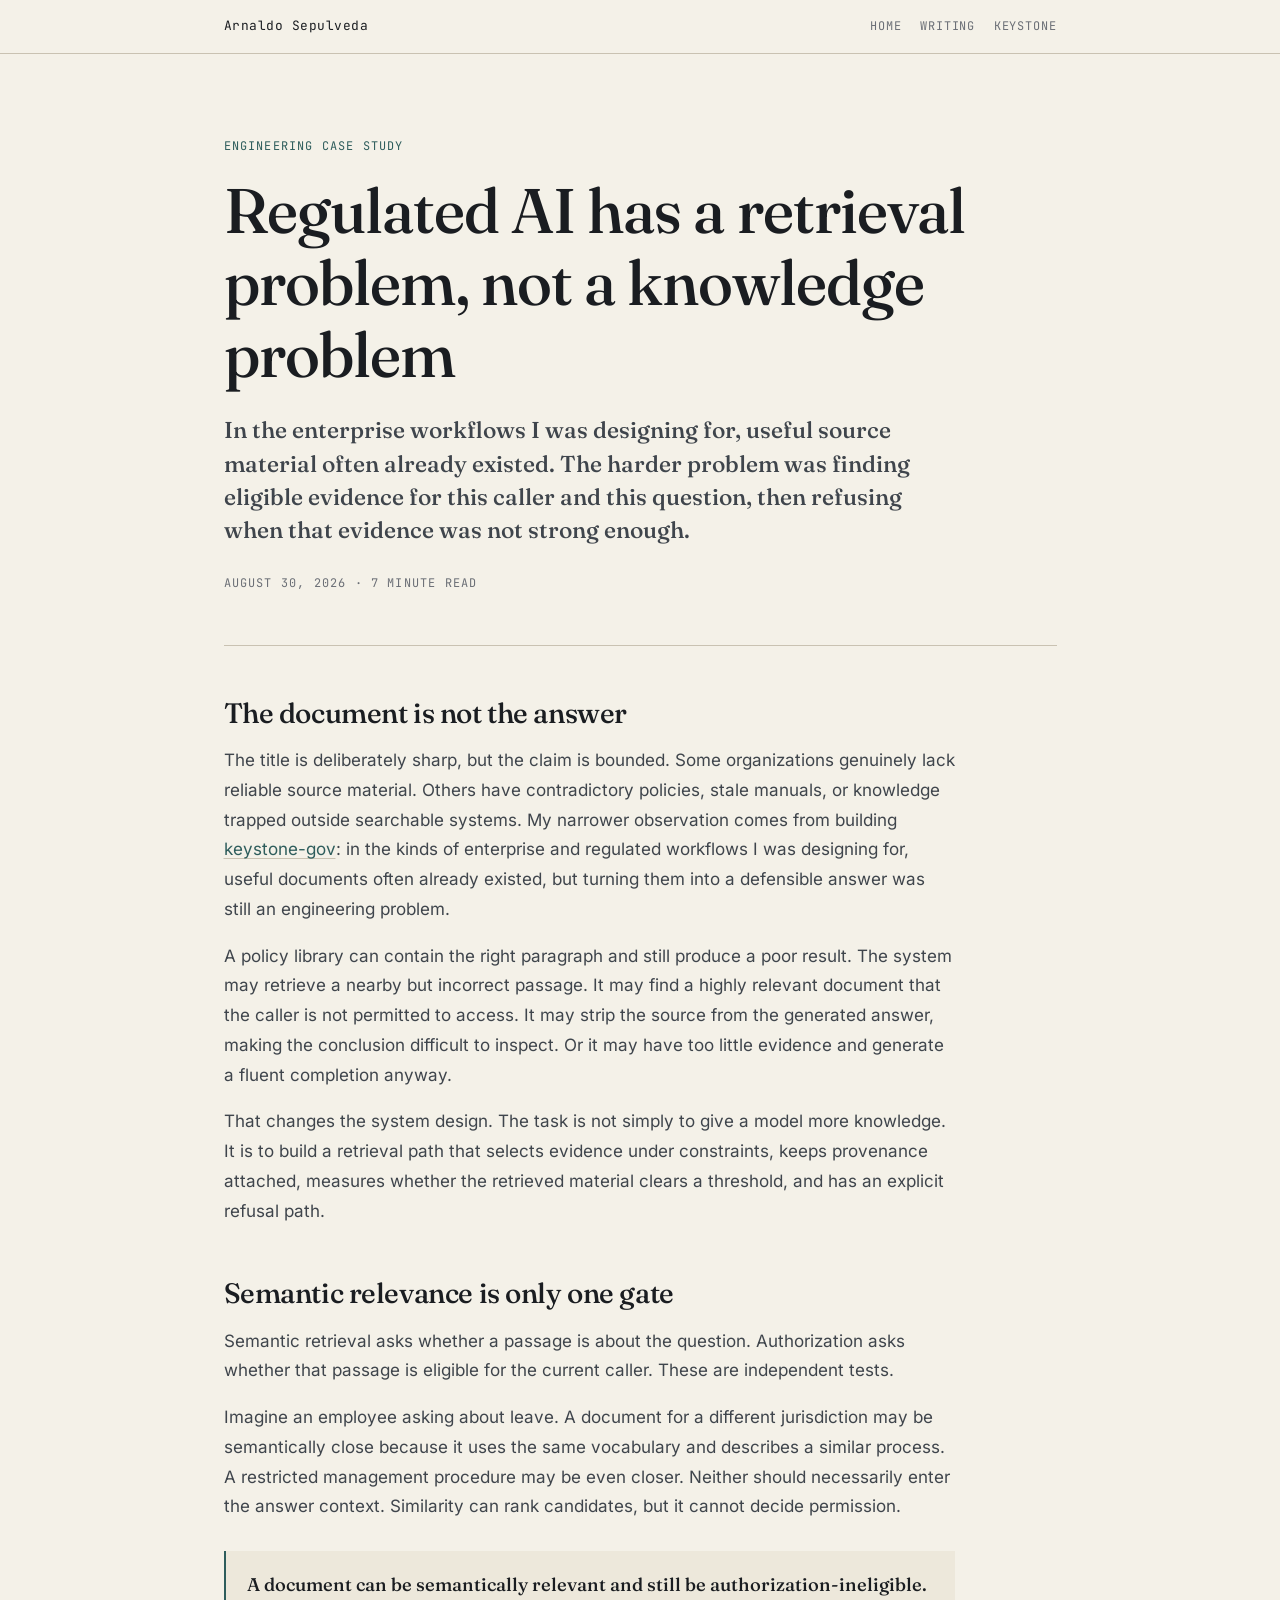
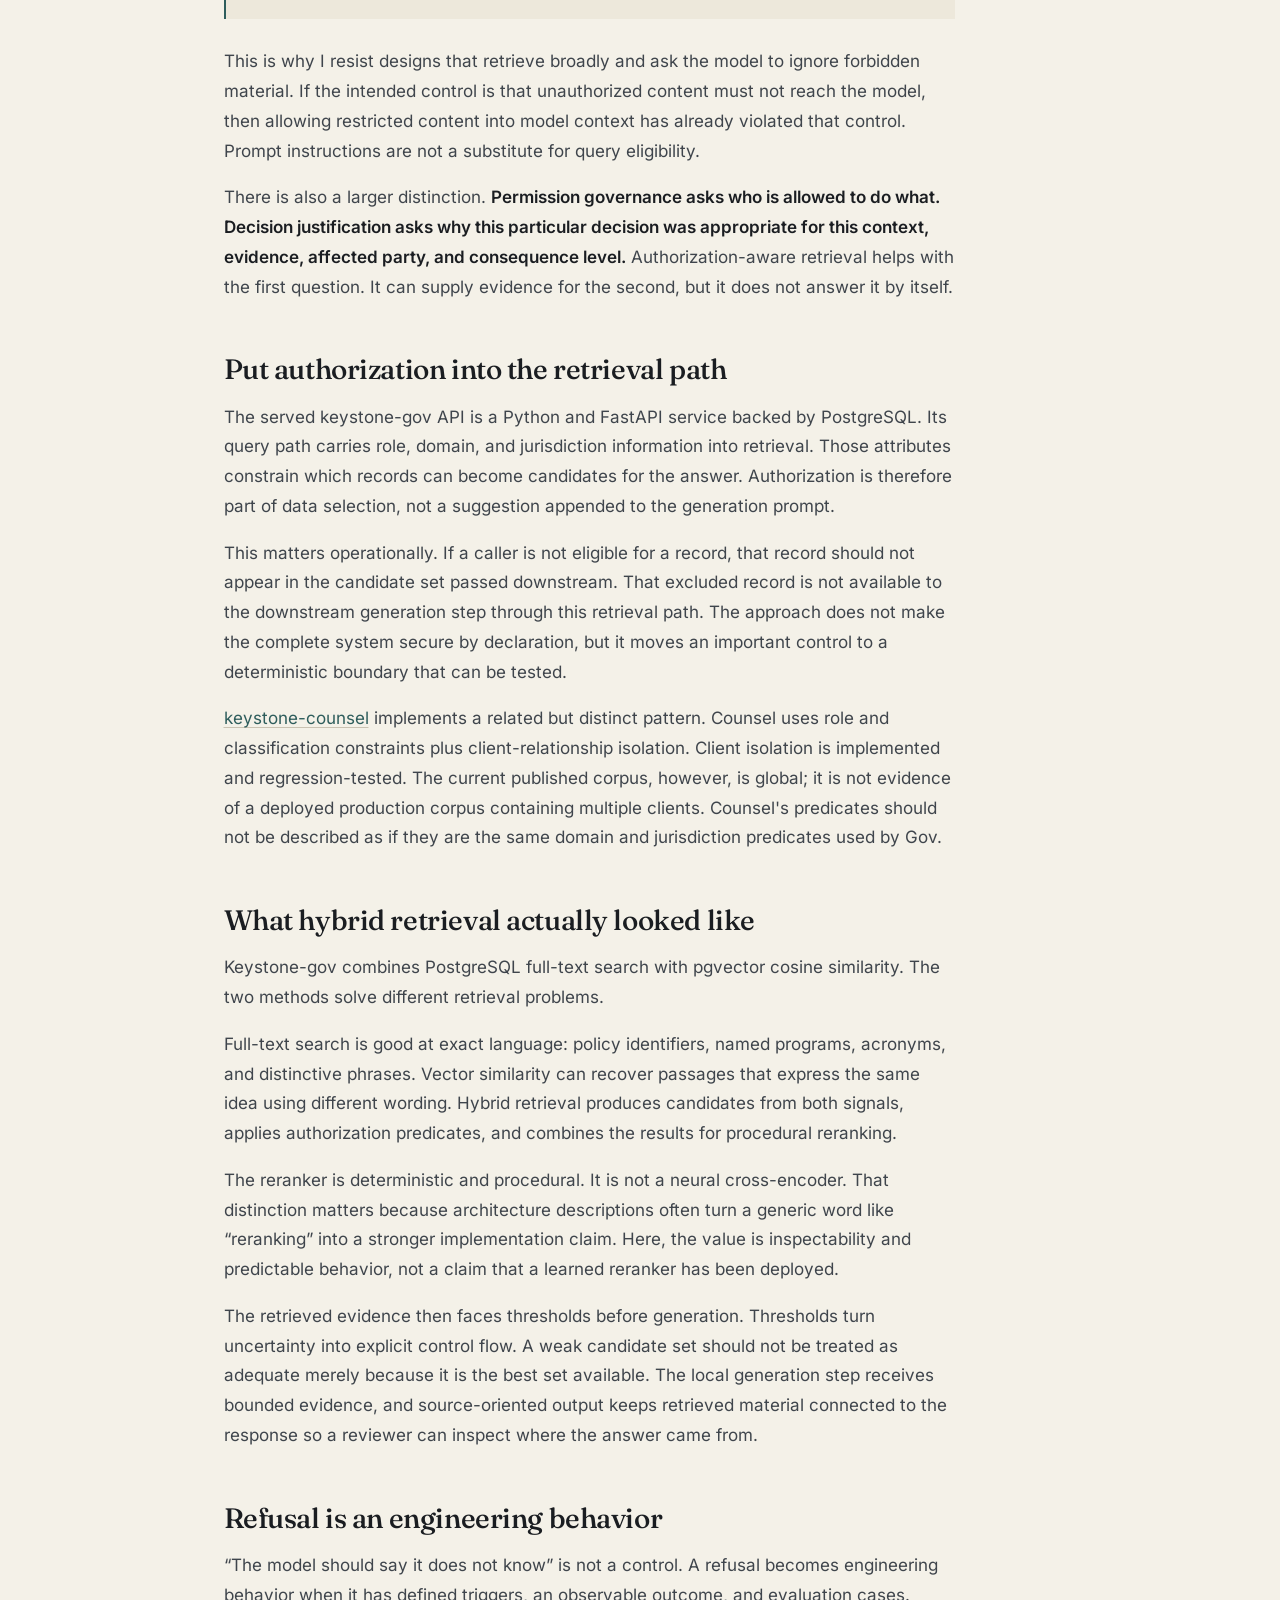
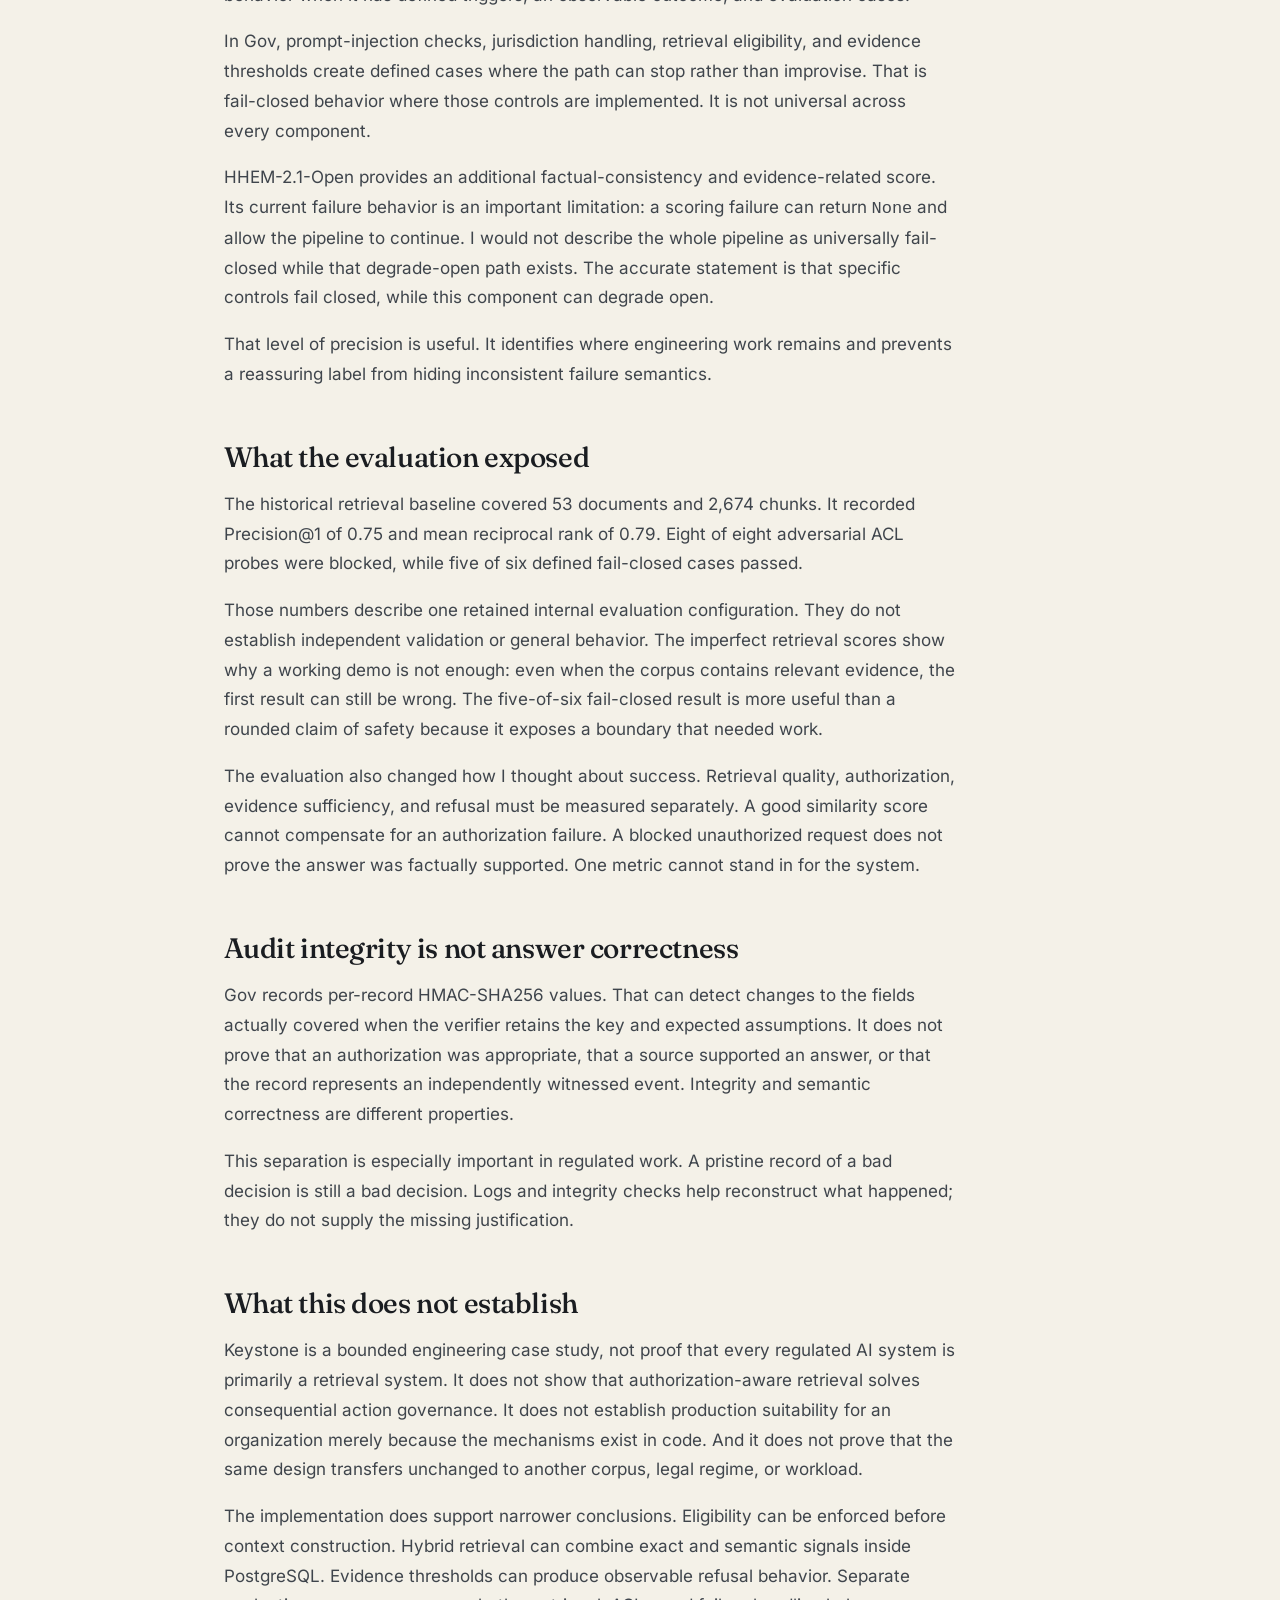
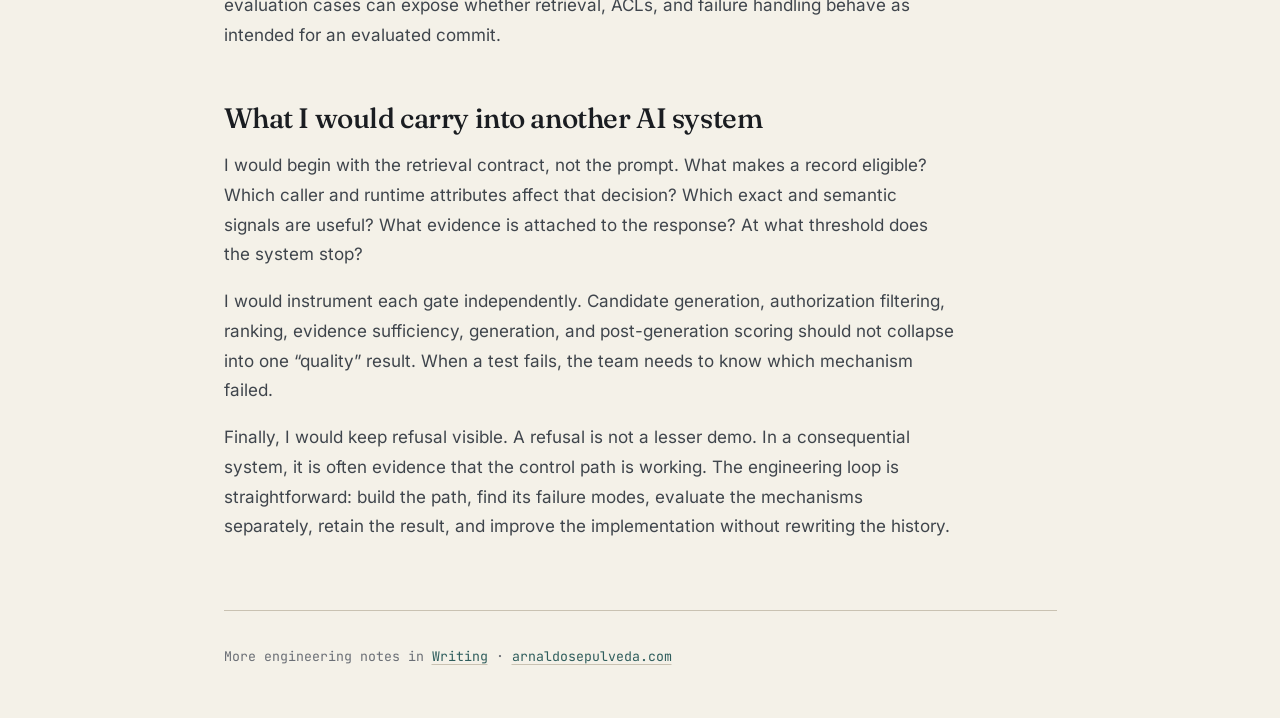
<file: writing/regulated-ai-retrieval-problem/index.html>
<!DOCTYPE html>
<html lang="en">
<head>
<meta charset="utf-8">
<meta name="viewport" content="width=device-width, initial-scale=1">
<title>Regulated AI has a retrieval problem, not a knowledge problem | Arnaldo Sepulveda</title>
<meta name="description" content="An engineering case study in hybrid retrieval, authorization eligibility, evidence thresholds, citations, and bounded refusal behavior in Keystone.">
<meta name="author" content="Arnaldo Sepulveda">
<link rel="canonical" href="https://arnaldosepulveda.com/writing/regulated-ai-retrieval-problem/">
<meta property="og:type" content="article">
<meta property="og:title" content="Regulated AI has a retrieval problem, not a knowledge problem">
<meta property="og:description" content="What building authorization-aware retrieval taught me about relevance, evidence, and refusal.">
<meta property="og:url" content="https://arnaldosepulveda.com/writing/regulated-ai-retrieval-problem/">
<meta property="og:image" content="https://arnaldosepulveda.com/og.png">
<meta property="article:published_time" content="2026-08-30">
<meta name="twitter:card" content="summary_large_image">
<meta name="twitter:title" content="Regulated AI has a retrieval problem, not a knowledge problem">
<meta name="twitter:description" content="An engineering case study in authorization-aware hybrid retrieval and evidence thresholds.">
<meta name="twitter:image" content="https://arnaldosepulveda.com/og.png">
<link rel="stylesheet" href="/writing/article.css">
<script type="application/ld+json">{"@context":"https://schema.org","@type":"Article","headline":"Regulated AI has a retrieval problem, not a knowledge problem","description":"An engineering case study in hybrid retrieval, authorization eligibility, evidence thresholds, citations, and bounded refusal behavior in Keystone.","author":{"@type":"Person","name":"Arnaldo Sepulveda","url":"https://arnaldosepulveda.com/"},"datePublished":"2026-08-30","dateModified":"2026-08-30","mainEntityOfPage":"https://arnaldosepulveda.com/writing/regulated-ai-retrieval-problem/","image":"https://arnaldosepulveda.com/og.png"}</script>
</head>
<body>
<header class="topbar"><div class="topbar-inner"><a class="who" href="/">Arnaldo Sepulveda</a><nav aria-label="Primary"><a href="/">Home</a><a href="/writing/">Writing</a><a href="https://getkeystone.ai/">Keystone</a></nav></div></header>
<main>
<header class="article-head">
  <div class="eyebrow">Engineering case study</div>
  <h1>Regulated AI has a retrieval problem, not a knowledge problem</h1>
  <p class="dek">In the enterprise workflows I was designing for, useful source material often already existed. The harder problem was finding eligible evidence for this caller and this question, then refusing when that evidence was not strong enough.</p>
  <div class="meta"><time datetime="2026-08-30">August 30, 2026</time> · 7 minute read</div>
</header>
<article>
<h2>The document is not the answer</h2>
<p>The title is deliberately sharp, but the claim is bounded. Some organizations genuinely lack reliable source material. Others have contradictory policies, stale manuals, or knowledge trapped outside searchable systems. My narrower observation comes from building <a href="https://github.com/getkeystone/keystone-gov">keystone-gov</a>: in the kinds of enterprise and regulated workflows I was designing for, useful documents often already existed, but turning them into a defensible answer was still an engineering problem.</p>
<p>A policy library can contain the right paragraph and still produce a poor result. The system may retrieve a nearby but incorrect passage. It may find a highly relevant document that the caller is not permitted to access. It may strip the source from the generated answer, making the conclusion difficult to inspect. Or it may have too little evidence and generate a fluent completion anyway.</p>
<p>That changes the system design. The task is not simply to give a model more knowledge. It is to build a retrieval path that selects evidence under constraints, keeps provenance attached, measures whether the retrieved material clears a threshold, and has an explicit refusal path.</p>

<h2>Semantic relevance is only one gate</h2>
<p>Semantic retrieval asks whether a passage is about the question. Authorization asks whether that passage is eligible for the current caller. These are independent tests.</p>
<p>Imagine an employee asking about leave. A document for a different jurisdiction may be semantically close because it uses the same vocabulary and describes a similar process. A restricted management procedure may be even closer. Neither should necessarily enter the answer context. Similarity can rank candidates, but it cannot decide permission.</p>
<div class="callout"><p>A document can be semantically relevant and still be authorization-ineligible.</p></div>
<p>This is why I resist designs that retrieve broadly and ask the model to ignore forbidden material. If the intended control is that unauthorized content must not reach the model, then allowing restricted content into model context has already violated that control. Prompt instructions are not a substitute for query eligibility.</p>
<p>There is also a larger distinction. <strong>Permission governance asks who is allowed to do what.</strong> <strong>Decision justification asks why this particular decision was appropriate for this context, evidence, affected party, and consequence level.</strong> Authorization-aware retrieval helps with the first question. It can supply evidence for the second, but it does not answer it by itself.</p>

<h2>Put authorization into the retrieval path</h2>
<p>The served keystone-gov API is a Python and FastAPI service backed by PostgreSQL. Its query path carries role, domain, and jurisdiction information into retrieval. Those attributes constrain which records can become candidates for the answer. Authorization is therefore part of data selection, not a suggestion appended to the generation prompt.</p>
<p>This matters operationally. If a caller is not eligible for a record, that record should not appear in the candidate set passed downstream. That excluded record is not available to the downstream generation step through this retrieval path. The approach does not make the complete system secure by declaration, but it moves an important control to a deterministic boundary that can be tested.</p>
<p><a href="https://github.com/getkeystone/keystone-counsel">keystone-counsel</a> implements a related but distinct pattern. Counsel uses role and classification constraints plus client-relationship isolation. Client isolation is implemented and regression-tested. The current published corpus, however, is global; it is not evidence of a deployed production corpus containing multiple clients. Counsel's predicates should not be described as if they are the same domain and jurisdiction predicates used by Gov.</p>

<h2>What hybrid retrieval actually looked like</h2>
<p>Keystone-gov combines PostgreSQL full-text search with pgvector cosine similarity. The two methods solve different retrieval problems.</p>
<p>Full-text search is good at exact language: policy identifiers, named programs, acronyms, and distinctive phrases. Vector similarity can recover passages that express the same idea using different wording. Hybrid retrieval produces candidates from both signals, applies authorization predicates, and combines the results for procedural reranking.</p>
<p>The reranker is deterministic and procedural. It is not a neural cross-encoder. That distinction matters because architecture descriptions often turn a generic word like “reranking” into a stronger implementation claim. Here, the value is inspectability and predictable behavior, not a claim that a learned reranker has been deployed.</p>
<p>The retrieved evidence then faces thresholds before generation. Thresholds turn uncertainty into explicit control flow. A weak candidate set should not be treated as adequate merely because it is the best set available. The local generation step receives bounded evidence, and source-oriented output keeps retrieved material connected to the response so a reviewer can inspect where the answer came from.</p>

<h2>Refusal is an engineering behavior</h2>
<p>“The model should say it does not know” is not a control. A refusal becomes engineering behavior when it has defined triggers, an observable outcome, and evaluation cases.</p>
<p>In Gov, prompt-injection checks, jurisdiction handling, retrieval eligibility, and evidence thresholds create defined cases where the path can stop rather than improvise. That is fail-closed behavior where those controls are implemented. It is not universal across every component.</p>
<p>HHEM-2.1-Open provides an additional factual-consistency and evidence-related score. Its current failure behavior is an important limitation: a scoring failure can return <code>None</code> and allow the pipeline to continue. I would not describe the whole pipeline as universally fail-closed while that degrade-open path exists. The accurate statement is that specific controls fail closed, while this component can degrade open.</p>
<p>That level of precision is useful. It identifies where engineering work remains and prevents a reassuring label from hiding inconsistent failure semantics.</p>

<h2>What the evaluation exposed</h2>
<p>The historical retrieval baseline covered 53 documents and 2,674 chunks. It recorded Precision@1 of 0.75 and mean reciprocal rank of 0.79. Eight of eight adversarial ACL probes were blocked, while five of six defined fail-closed cases passed.</p>
<p>Those numbers describe one retained internal evaluation configuration. They do not establish independent validation or general behavior. The imperfect retrieval scores show why a working demo is not enough: even when the corpus contains relevant evidence, the first result can still be wrong. The five-of-six fail-closed result is more useful than a rounded claim of safety because it exposes a boundary that needed work.</p>
<p>The evaluation also changed how I thought about success. Retrieval quality, authorization, evidence sufficiency, and refusal must be measured separately. A good similarity score cannot compensate for an authorization failure. A blocked unauthorized request does not prove the answer was factually supported. One metric cannot stand in for the system.</p>

<h2>Audit integrity is not answer correctness</h2>
<p>Gov records per-record HMAC-SHA256 values. That can detect changes to the fields actually covered when the verifier retains the key and expected assumptions. It does not prove that an authorization was appropriate, that a source supported an answer, or that the record represents an independently witnessed event. Integrity and semantic correctness are different properties.</p>
<p>This separation is especially important in regulated work. A pristine record of a bad decision is still a bad decision. Logs and integrity checks help reconstruct what happened; they do not supply the missing justification.</p>

<h2>What this does not establish</h2>
<p>Keystone is a bounded engineering case study, not proof that every regulated AI system is primarily a retrieval system. It does not show that authorization-aware retrieval solves consequential action governance. It does not establish production suitability for an organization merely because the mechanisms exist in code. And it does not prove that the same design transfers unchanged to another corpus, legal regime, or workload.</p>
<p>The implementation does support narrower conclusions. Eligibility can be enforced before context construction. Hybrid retrieval can combine exact and semantic signals inside PostgreSQL. Evidence thresholds can produce observable refusal behavior. Separate evaluation cases can expose whether retrieval, ACLs, and failure handling behave as intended for an evaluated commit.</p>

<h2>What I would carry into another AI system</h2>
<p>I would begin with the retrieval contract, not the prompt. What makes a record eligible? Which caller and runtime attributes affect that decision? Which exact and semantic signals are useful? What evidence is attached to the response? At what threshold does the system stop?</p>
<p>I would instrument each gate independently. Candidate generation, authorization filtering, ranking, evidence sufficiency, generation, and post-generation scoring should not collapse into one “quality” result. When a test fails, the team needs to know which mechanism failed.</p>
<p>Finally, I would keep refusal visible. A refusal is not a lesser demo. In a consequential system, it is often evidence that the control path is working. The engineering loop is straightforward: build the path, find its failure modes, evaluate the mechanisms separately, retain the result, and improve the implementation without rewriting the history.</p>
</article>
<footer class="article-footer">More engineering notes in <a href="/writing/">Writing</a> · <a href="/">arnaldosepulveda.com</a></footer>
</main>
</body>
</html>
</file>
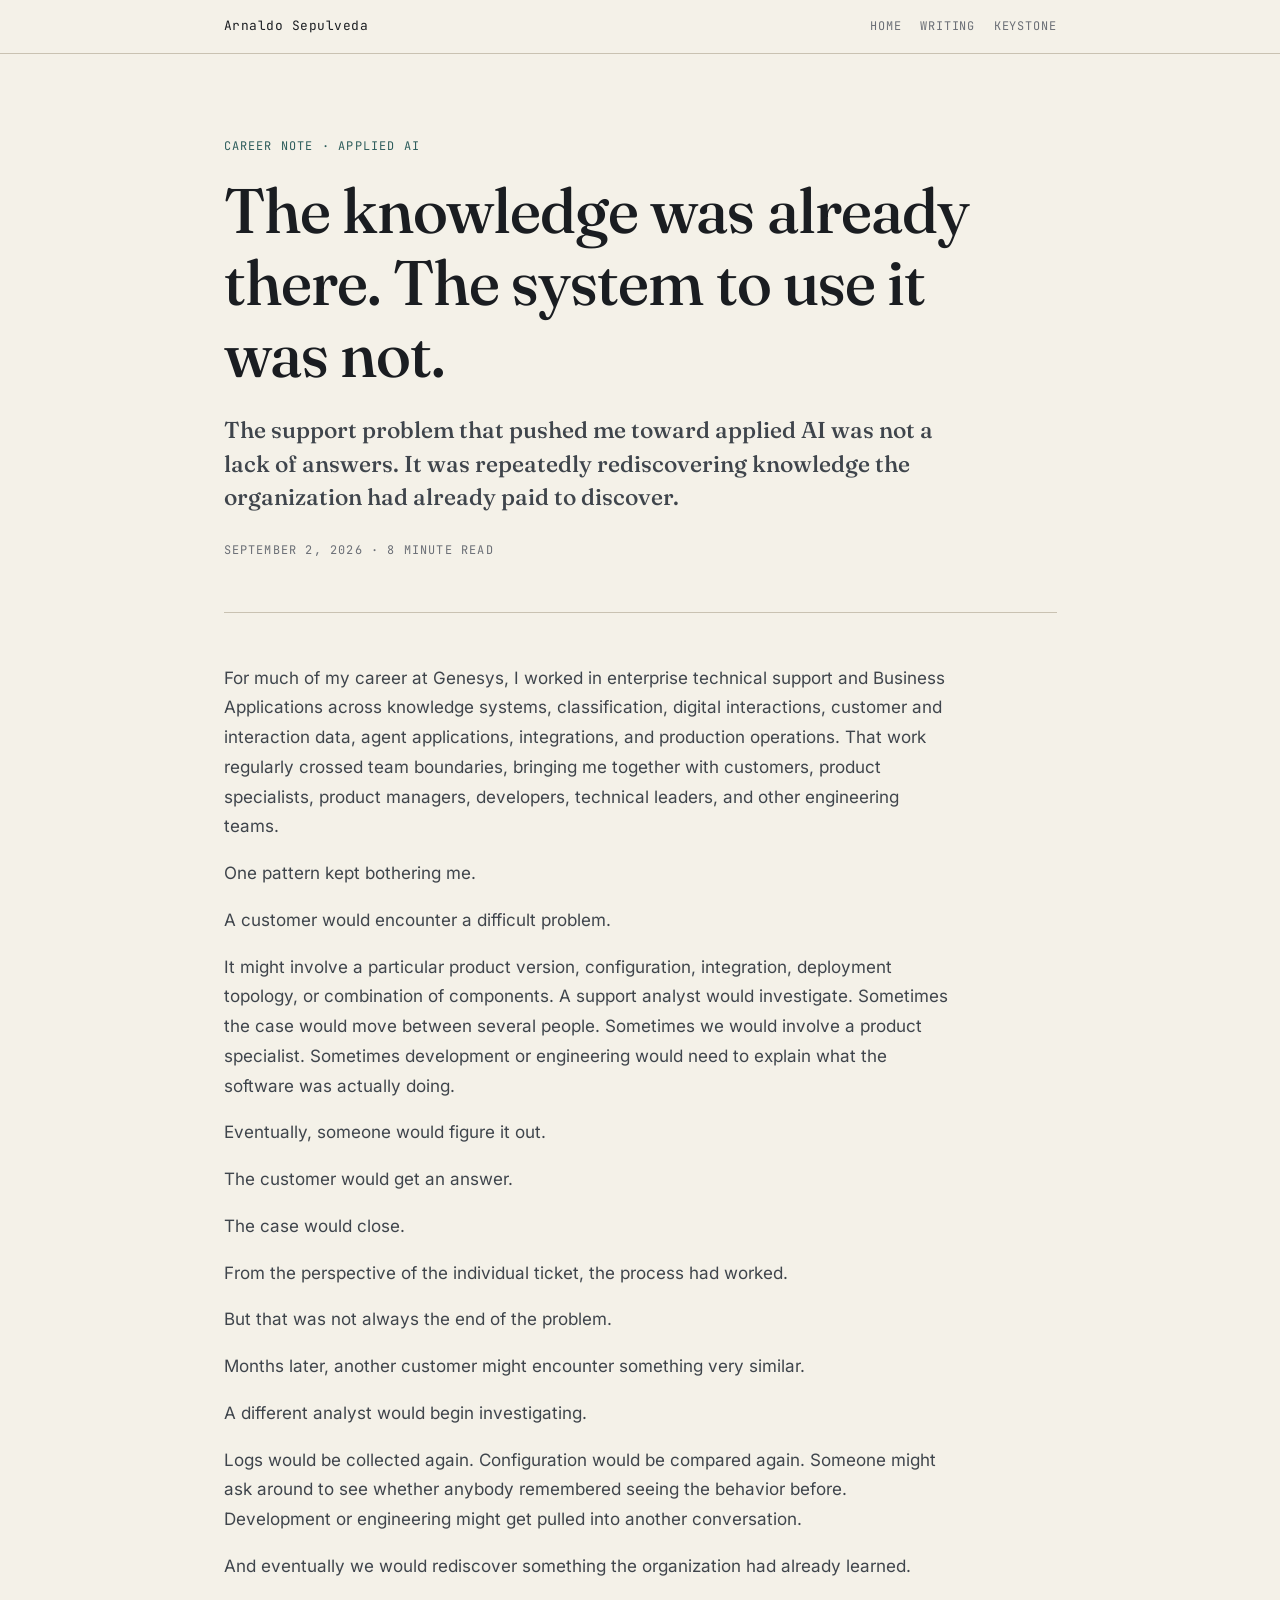
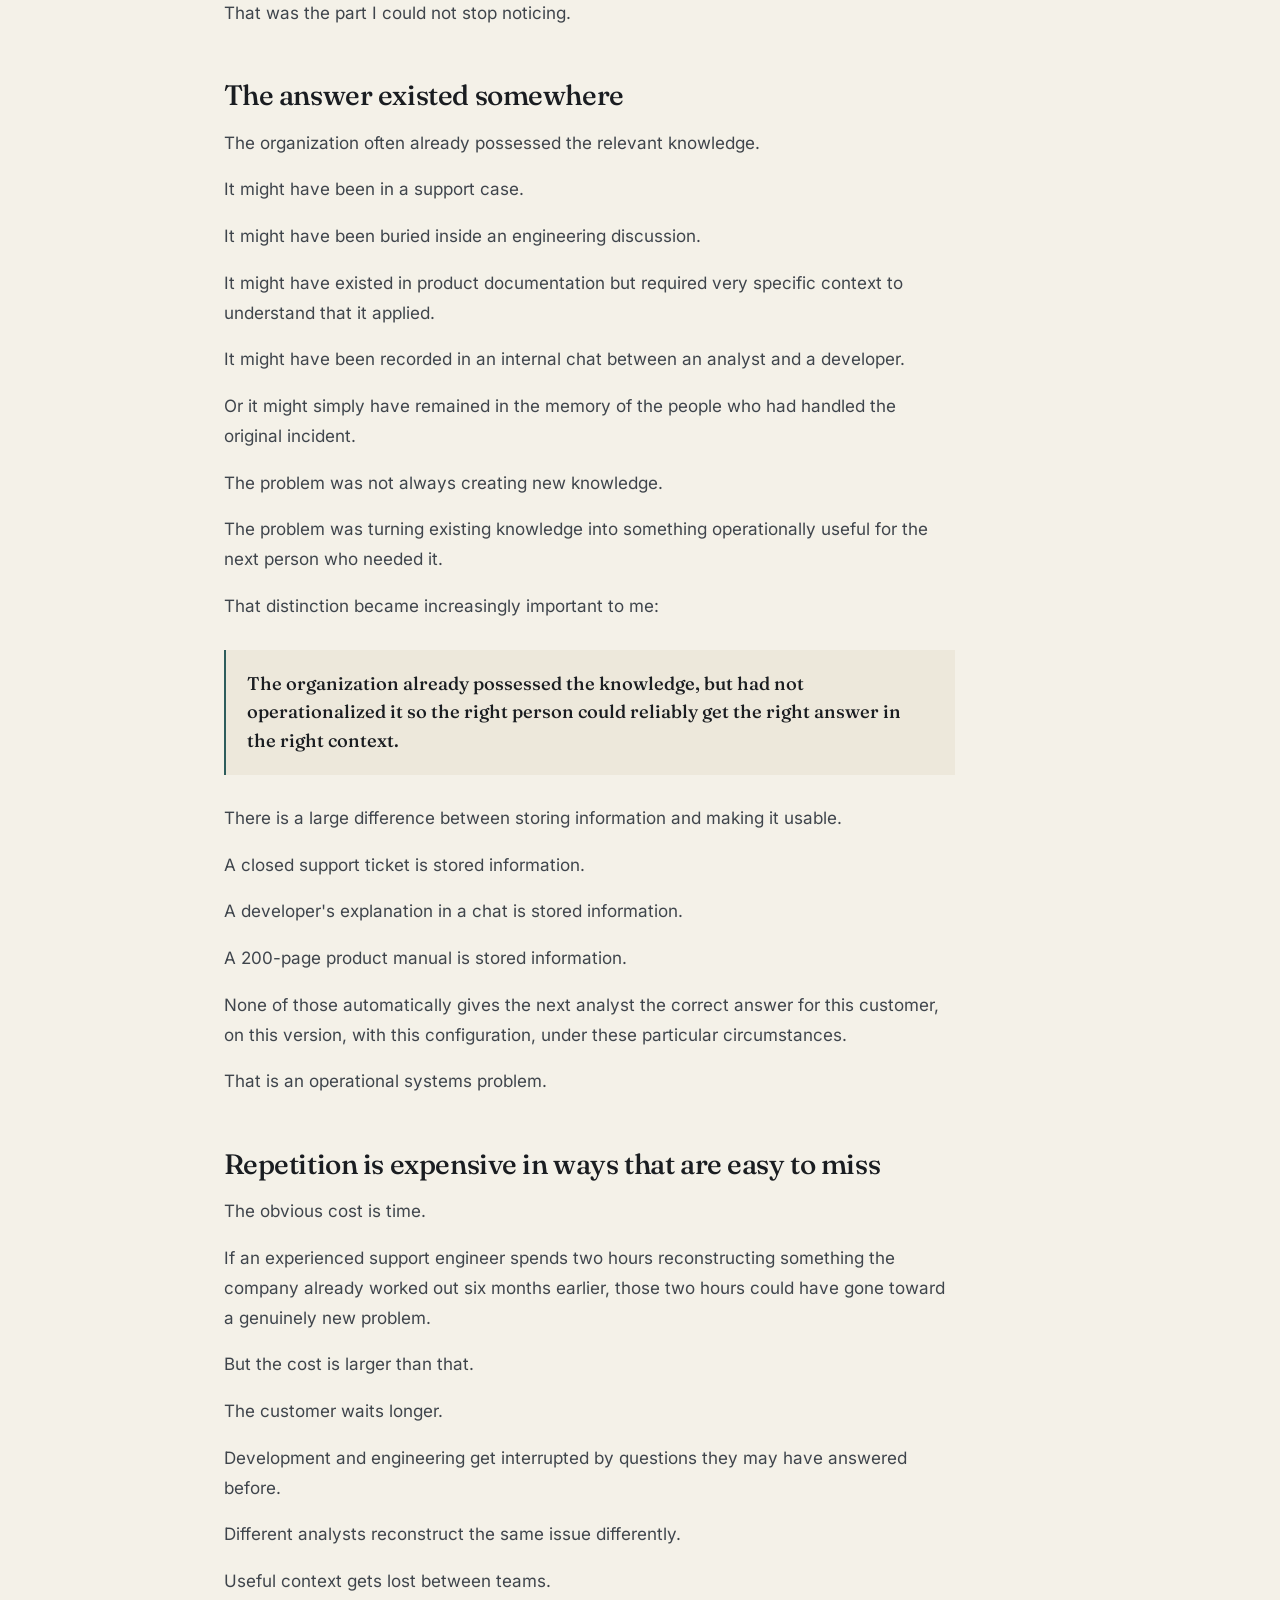
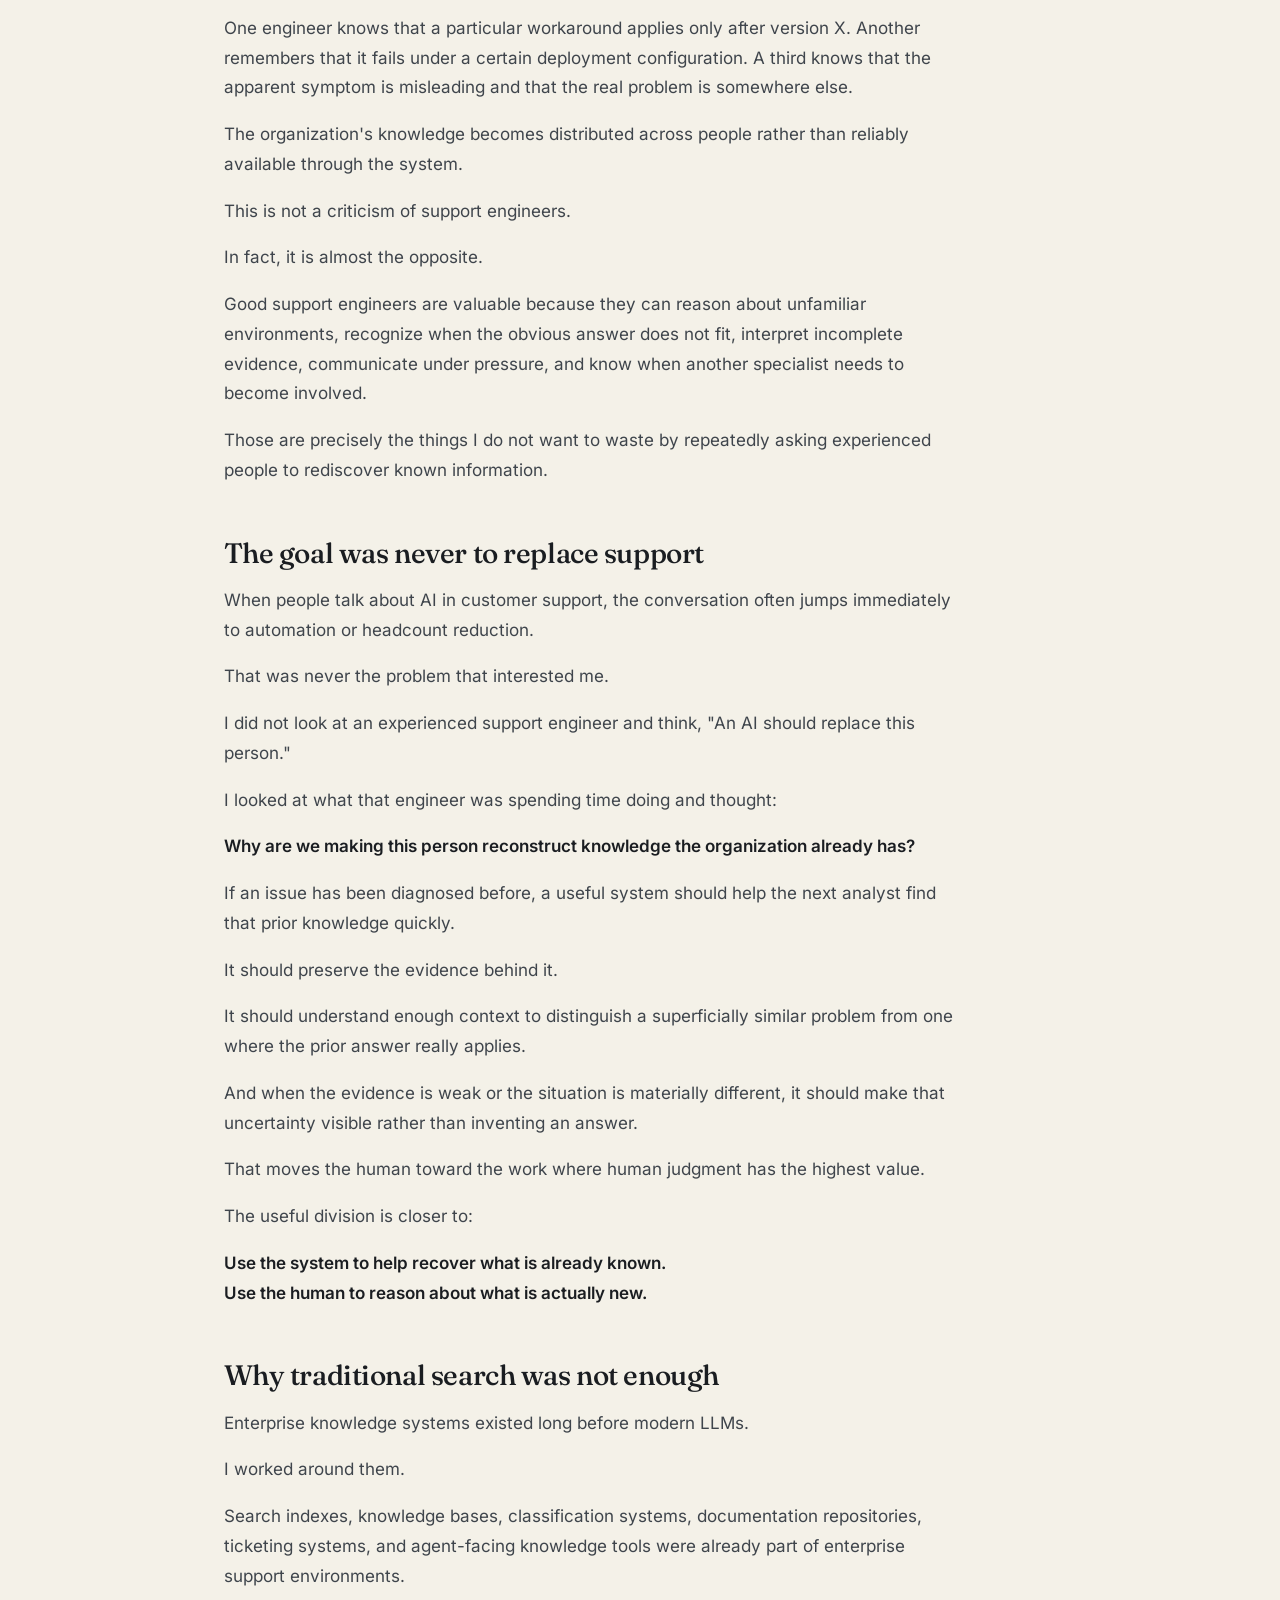
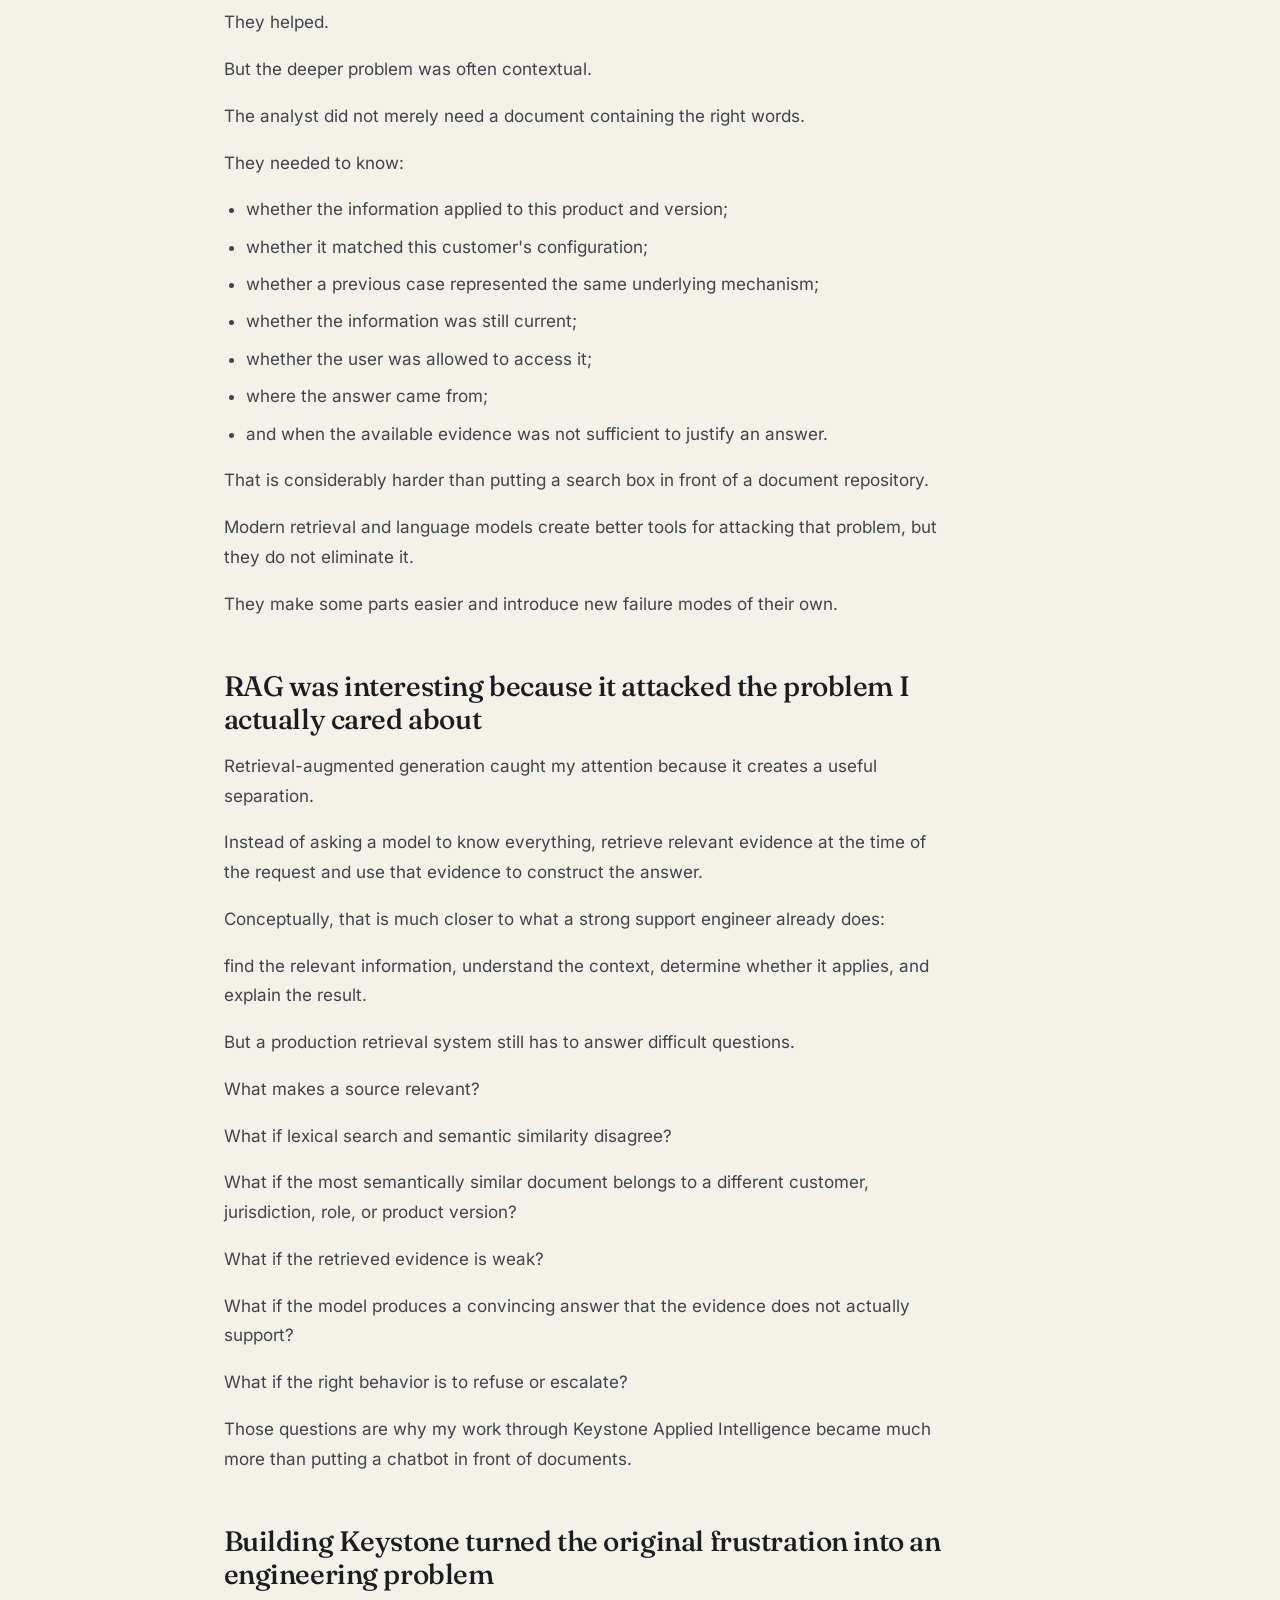
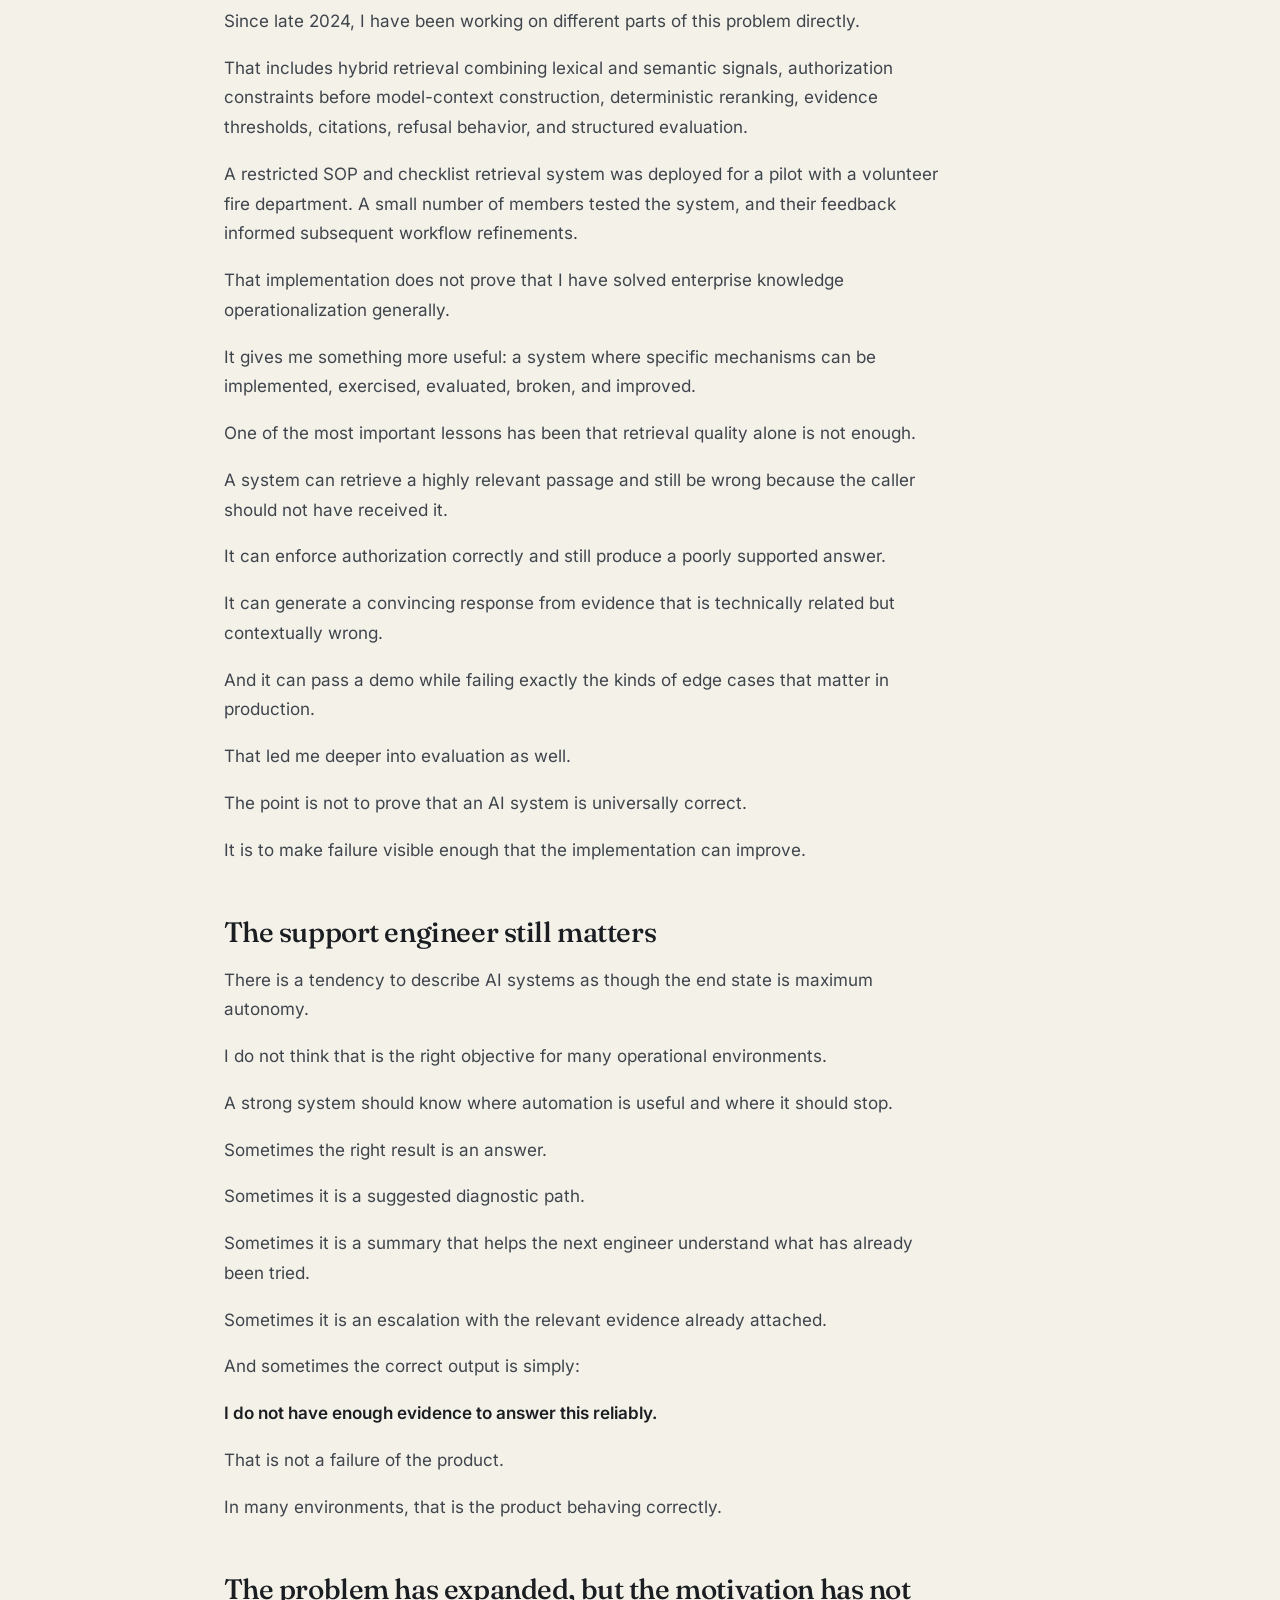
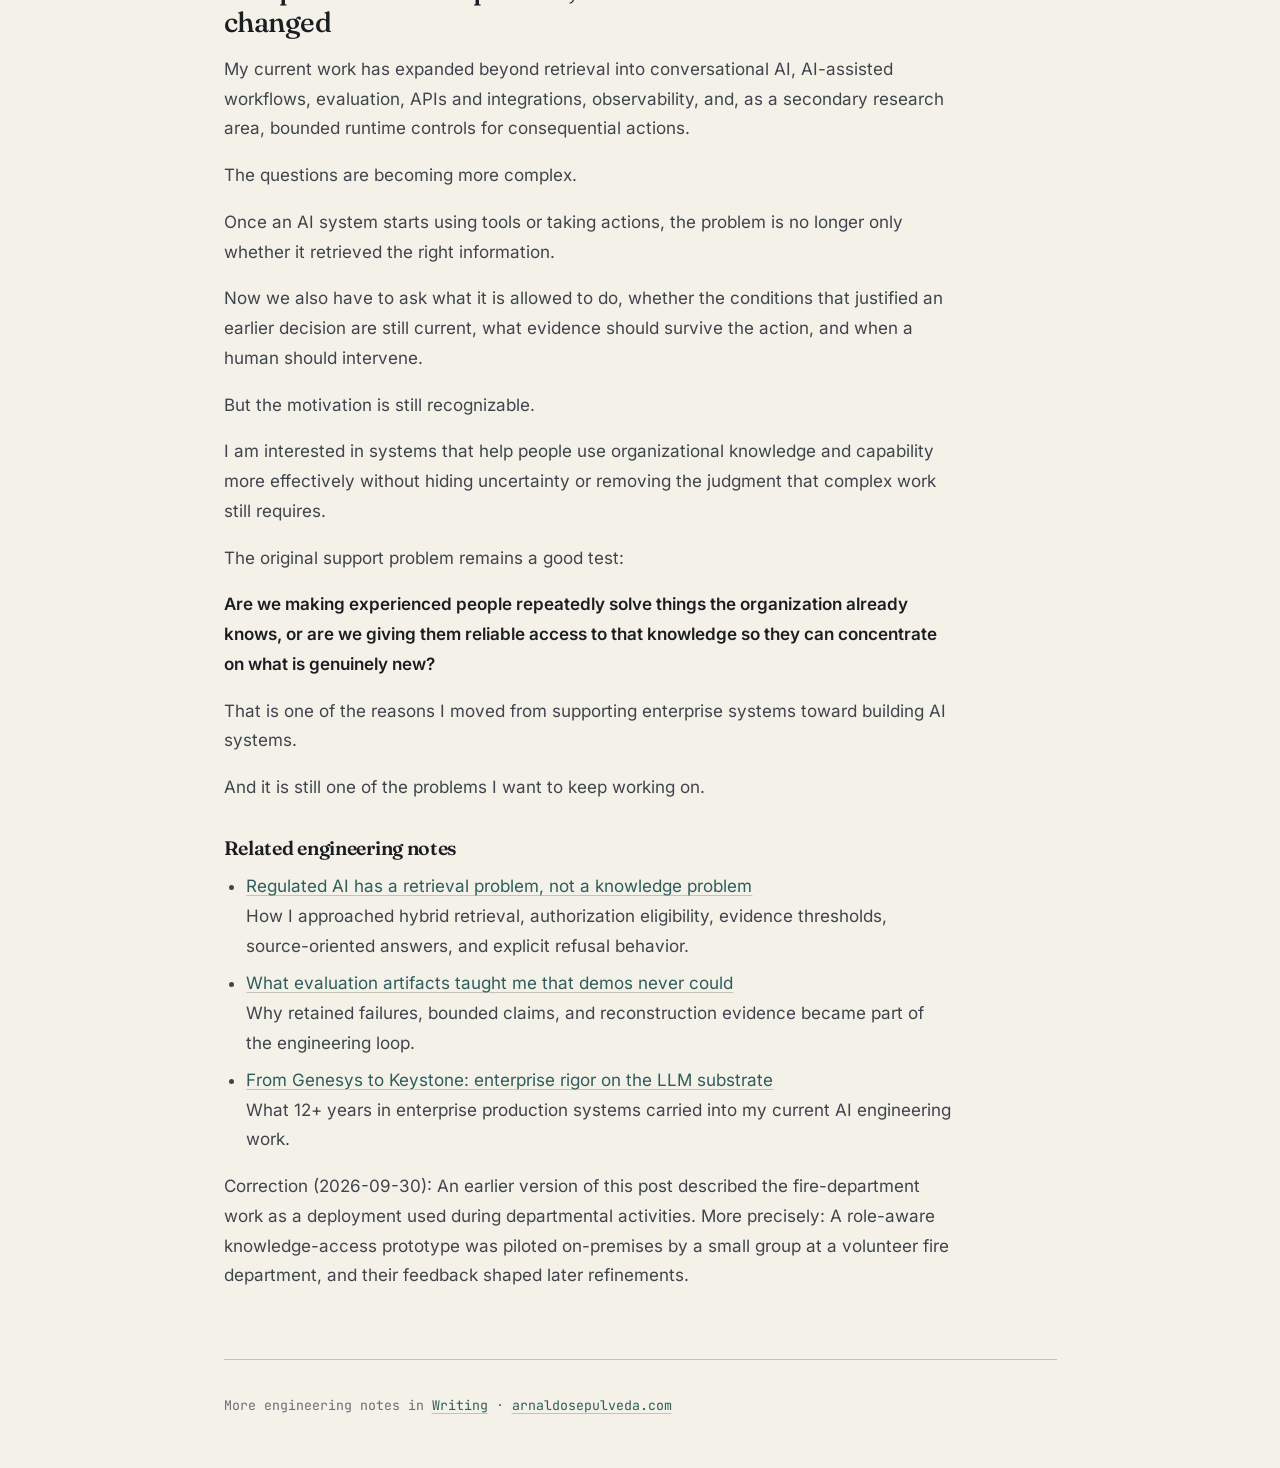
<file: writing/the-knowledge-was-already-there/index.html>
<!DOCTYPE html>
<html lang="en">
<head>
<meta charset="utf-8">
<meta name="viewport" content="width=device-width, initial-scale=1">
<title>The knowledge was already there. The system to use it was not. | Arnaldo Sepulveda</title>
<meta name="description" content="The support problem that pushed Arnaldo Sepulveda toward applied AI: organizations often already possess the answer, but fail to operationalize that knowledge for the next person who needs it.">
<meta name="author" content="Arnaldo Sepulveda">
<link rel="canonical" href="https://arnaldosepulveda.com/writing/the-knowledge-was-already-there/">
<meta property="og:type" content="article">
<meta property="og:title" content="The knowledge was already there. The system to use it was not.">
<meta property="og:description" content="Why repeated support investigations led me from enterprise technical support toward retrieval, RAG, evaluation, and production AI systems.">
<meta property="og:url" content="https://arnaldosepulveda.com/writing/the-knowledge-was-already-there/">
<meta property="og:image" content="https://arnaldosepulveda.com/og.png">
<meta property="article:published_time" content="2026-09-02">
<meta name="twitter:card" content="summary_large_image">
<meta name="twitter:title" content="The knowledge was already there. The system to use it was not.">
<meta name="twitter:description" content="Why repeated support investigations led me from enterprise technical support toward retrieval, RAG, evaluation, and production AI systems.">
<meta name="twitter:image" content="https://arnaldosepulveda.com/og.png">
<link rel="stylesheet" href="/writing/article.css">
<script type="application/ld+json">{"@context":"https://schema.org","@type":"Article","headline":"The knowledge was already there. The system to use it was not.","description":"The support problem that pushed Arnaldo Sepulveda toward applied AI: organizations often already possess the answer, but fail to operationalize that knowledge for the next person who needs it.","author":{"@type":"Person","name":"Arnaldo Sepulveda","url":"https://arnaldosepulveda.com/"},"datePublished":"2026-09-02","dateModified":"2026-09-02","mainEntityOfPage":"https://arnaldosepulveda.com/writing/the-knowledge-was-already-there/","image":"https://arnaldosepulveda.com/og.png"}</script>
</head>
<body>
<header class="topbar"><div class="topbar-inner"><a class="who" href="/">Arnaldo Sepulveda</a><nav aria-label="Primary"><a href="/">Home</a><a href="/writing/">Writing</a><a href="https://getkeystone.ai/">Keystone</a></nav></div></header>
<main>
<header class="article-head">
  <div class="eyebrow">Career note · Applied AI</div>
  <h1>The knowledge was already there. The system to use it was not.</h1>
  <p class="dek">The support problem that pushed me toward applied AI was not a lack of answers. It was repeatedly rediscovering knowledge the organization had already paid to discover.</p>
  <div class="meta"><time datetime="2026-09-02">September 2, 2026</time> · 8 minute read</div>
</header>
<article>
<p>For much of my career at Genesys, I worked in enterprise technical support and Business Applications across knowledge systems, classification, digital interactions, customer and interaction data, agent applications, integrations, and production operations. That work regularly crossed team boundaries, bringing me together with customers, product specialists, product managers, developers, technical leaders, and other engineering teams.</p>
<p>One pattern kept bothering me.</p>
<p>A customer would encounter a difficult problem.</p>
<p>It might involve a particular product version, configuration, integration, deployment topology, or combination of components. A support analyst would investigate. Sometimes the case would move between several people. Sometimes we would involve a product specialist. Sometimes development or engineering would need to explain what the software was actually doing.</p>
<p>Eventually, someone would figure it out.</p>
<p>The customer would get an answer.</p>
<p>The case would close.</p>
<p>From the perspective of the individual ticket, the process had worked.</p>
<p>But that was not always the end of the problem.</p>
<p>Months later, another customer might encounter something very similar.</p>
<p>A different analyst would begin investigating.</p>
<p>Logs would be collected again. Configuration would be compared again. Someone might ask around to see whether anybody remembered seeing the behavior before. Development or engineering might get pulled into another conversation.</p>
<p>And eventually we would rediscover something the organization had already learned.</p>
<p>That was the part I could not stop noticing.</p>

<h2>The answer existed somewhere</h2>
<p>The organization often already possessed the relevant knowledge.</p>
<p>It might have been in a support case.</p>
<p>It might have been buried inside an engineering discussion.</p>
<p>It might have existed in product documentation but required very specific context to understand that it applied.</p>
<p>It might have been recorded in an internal chat between an analyst and a developer.</p>
<p>Or it might simply have remained in the memory of the people who had handled the original incident.</p>
<p>The problem was not always creating new knowledge.</p>
<p>The problem was turning existing knowledge into something operationally useful for the next person who needed it.</p>
<p>That distinction became increasingly important to me:</p>
<div class="callout"><p>The organization already possessed the knowledge, but had not operationalized it so the right person could reliably get the right answer in the right context.</p></div>
<p>There is a large difference between storing information and making it usable.</p>
<p>A closed support ticket is stored information.</p>
<p>A developer's explanation in a chat is stored information.</p>
<p>A 200-page product manual is stored information.</p>
<p>None of those automatically gives the next analyst the correct answer for this customer, on this version, with this configuration, under these particular circumstances.</p>
<p>That is an operational systems problem.</p>

<h2>Repetition is expensive in ways that are easy to miss</h2>
<p>The obvious cost is time.</p>
<p>If an experienced support engineer spends two hours reconstructing something the company already worked out six months earlier, those two hours could have gone toward a genuinely new problem.</p>
<p>But the cost is larger than that.</p>
<p>The customer waits longer.</p>
<p>Development and engineering get interrupted by questions they may have answered before.</p>
<p>Different analysts reconstruct the same issue differently.</p>
<p>Useful context gets lost between teams.</p>
<p>One engineer knows that a particular workaround applies only after version X. Another remembers that it fails under a certain deployment configuration. A third knows that the apparent symptom is misleading and that the real problem is somewhere else.</p>
<p>The organization's knowledge becomes distributed across people rather than reliably available through the system.</p>
<p>This is not a criticism of support engineers.</p>
<p>In fact, it is almost the opposite.</p>
<p>Good support engineers are valuable because they can reason about unfamiliar environments, recognize when the obvious answer does not fit, interpret incomplete evidence, communicate under pressure, and know when another specialist needs to become involved.</p>
<p>Those are precisely the things I do not want to waste by repeatedly asking experienced people to rediscover known information.</p>

<h2>The goal was never to replace support</h2>
<p>When people talk about AI in customer support, the conversation often jumps immediately to automation or headcount reduction.</p>
<p>That was never the problem that interested me.</p>
<p>I did not look at an experienced support engineer and think, "An AI should replace this person."</p>
<p>I looked at what that engineer was spending time doing and thought:</p>
<p><strong>Why are we making this person reconstruct knowledge the organization already has?</strong></p>
<p>If an issue has been diagnosed before, a useful system should help the next analyst find that prior knowledge quickly.</p>
<p>It should preserve the evidence behind it.</p>
<p>It should understand enough context to distinguish a superficially similar problem from one where the prior answer really applies.</p>
<p>And when the evidence is weak or the situation is materially different, it should make that uncertainty visible rather than inventing an answer.</p>
<p>That moves the human toward the work where human judgment has the highest value.</p>
<p>The useful division is closer to:</p>
<p><strong>Use the system to help recover what is already known.</strong><br><strong>Use the human to reason about what is actually new.</strong></p>

<h2>Why traditional search was not enough</h2>
<p>Enterprise knowledge systems existed long before modern LLMs.</p>
<p>I worked around them.</p>
<p>Search indexes, knowledge bases, classification systems, documentation repositories, ticketing systems, and agent-facing knowledge tools were already part of enterprise support environments.</p>
<p>They helped.</p>
<p>But the deeper problem was often contextual.</p>
<p>The analyst did not merely need a document containing the right words.</p>
<p>They needed to know:</p>
<ul>
  <li>whether the information applied to this product and version;</li>
  <li>whether it matched this customer's configuration;</li>
  <li>whether a previous case represented the same underlying mechanism;</li>
  <li>whether the information was still current;</li>
  <li>whether the user was allowed to access it;</li>
  <li>where the answer came from;</li>
  <li>and when the available evidence was not sufficient to justify an answer.</li>
</ul>
<p>That is considerably harder than putting a search box in front of a document repository.</p>
<p>Modern retrieval and language models create better tools for attacking that problem, but they do not eliminate it.</p>
<p>They make some parts easier and introduce new failure modes of their own.</p>

<h2>RAG was interesting because it attacked the problem I actually cared about</h2>
<p>Retrieval-augmented generation caught my attention because it creates a useful separation.</p>
<p>Instead of asking a model to know everything, retrieve relevant evidence at the time of the request and use that evidence to construct the answer.</p>
<p>Conceptually, that is much closer to what a strong support engineer already does:</p>
<p>find the relevant information, understand the context, determine whether it applies, and explain the result.</p>
<p>But a production retrieval system still has to answer difficult questions.</p>
<p>What makes a source relevant?</p>
<p>What if lexical search and semantic similarity disagree?</p>
<p>What if the most semantically similar document belongs to a different customer, jurisdiction, role, or product version?</p>
<p>What if the retrieved evidence is weak?</p>
<p>What if the model produces a convincing answer that the evidence does not actually support?</p>
<p>What if the right behavior is to refuse or escalate?</p>
<p>Those questions are why my work through Keystone Applied Intelligence became much more than putting a chatbot in front of documents.</p>

<h2>Building Keystone turned the original frustration into an engineering problem</h2>
<p>Since late 2024, I have been working on different parts of this problem directly.</p>
<p>That includes hybrid retrieval combining lexical and semantic signals, authorization constraints before model-context construction, deterministic reranking, evidence thresholds, citations, refusal behavior, and structured evaluation.</p>
<p>A restricted SOP and checklist retrieval system was deployed for a pilot with a volunteer fire department. A small number of members tested the system, and their feedback informed subsequent workflow refinements.</p>
<p>That implementation does not prove that I have solved enterprise knowledge operationalization generally.</p>
<p>It gives me something more useful: a system where specific mechanisms can be implemented, exercised, evaluated, broken, and improved.</p>
<p>One of the most important lessons has been that retrieval quality alone is not enough.</p>
<p>A system can retrieve a highly relevant passage and still be wrong because the caller should not have received it.</p>
<p>It can enforce authorization correctly and still produce a poorly supported answer.</p>
<p>It can generate a convincing response from evidence that is technically related but contextually wrong.</p>
<p>And it can pass a demo while failing exactly the kinds of edge cases that matter in production.</p>
<p>That led me deeper into evaluation as well.</p>
<p>The point is not to prove that an AI system is universally correct.</p>
<p>It is to make failure visible enough that the implementation can improve.</p>

<h2>The support engineer still matters</h2>
<p>There is a tendency to describe AI systems as though the end state is maximum autonomy.</p>
<p>I do not think that is the right objective for many operational environments.</p>
<p>A strong system should know where automation is useful and where it should stop.</p>
<p>Sometimes the right result is an answer.</p>
<p>Sometimes it is a suggested diagnostic path.</p>
<p>Sometimes it is a summary that helps the next engineer understand what has already been tried.</p>
<p>Sometimes it is an escalation with the relevant evidence already attached.</p>
<p>And sometimes the correct output is simply:</p>
<p><strong>I do not have enough evidence to answer this reliably.</strong></p>
<p>That is not a failure of the product.</p>
<p>In many environments, that is the product behaving correctly.</p>

<h2>The problem has expanded, but the motivation has not changed</h2>
<p>My current work has expanded beyond retrieval into conversational AI, AI-assisted workflows, evaluation, APIs and integrations, observability, and, as a secondary research area, bounded runtime controls for consequential actions.</p>
<p>The questions are becoming more complex.</p>
<p>Once an AI system starts using tools or taking actions, the problem is no longer only whether it retrieved the right information.</p>
<p>Now we also have to ask what it is allowed to do, whether the conditions that justified an earlier decision are still current, what evidence should survive the action, and when a human should intervene.</p>
<p>But the motivation is still recognizable.</p>
<p>I am interested in systems that help people use organizational knowledge and capability more effectively without hiding uncertainty or removing the judgment that complex work still requires.</p>
<p>The original support problem remains a good test:</p>
<p><strong>Are we making experienced people repeatedly solve things the organization already knows, or are we giving them reliable access to that knowledge so they can concentrate on what is genuinely new?</strong></p>
<p>That is one of the reasons I moved from supporting enterprise systems toward building AI systems.</p>
<p>And it is still one of the problems I want to keep working on.</p>

<h3>Related engineering notes</h3>
<ul>
  <li><a href="/writing/regulated-ai-retrieval-problem/">Regulated AI has a retrieval problem, not a knowledge problem</a><br>How I approached hybrid retrieval, authorization eligibility, evidence thresholds, source-oriented answers, and explicit refusal behavior.</li>
  <li><a href="/writing/evaluation-artifacts-vs-demos/">What evaluation artifacts taught me that demos never could</a><br>Why retained failures, bounded claims, and reconstruction evidence became part of the engineering loop.</li>
  <li><a href="/writing/from-genesys-to-keystone/">From Genesys to Keystone: enterprise rigor on the LLM substrate</a><br>What 12+ years in enterprise production systems carried into my current AI engineering work.</li>
</ul>
<p>Correction (2026-09-30): An earlier version of this post described the fire-department work as a deployment used during departmental activities. More precisely: A role-aware knowledge-access prototype was piloted on-premises by a small group at a volunteer fire department, and their feedback shaped later refinements.</p>
</article>
<footer class="article-footer">More engineering notes in <a href="/writing/">Writing</a> · <a href="/">arnaldosepulveda.com</a></footer>
</main>
</body>
</html>
</file>
<file: writing/article.css>
*,*::before,*::after{box-sizing:border-box;margin:0;padding:0}
@font-face{font-family:Fraunces;font-style:normal;font-weight:500 600;font-display:swap;src:url('/fonts/fraunces.woff2') format('woff2')}
@font-face{font-family:Inter;font-style:normal;font-weight:400 600;font-display:swap;src:url('/fonts/inter.woff2') format('woff2')}
@font-face{font-family:'JetBrains Mono';font-style:normal;font-weight:400 500;font-display:swap;src:url('/fonts/jetbrainsmono.woff2') format('woff2')}
:root{--paper:#F4F1E8;--paper-2:#EDE8DB;--ink:#1A1D21;--ink-soft:#3F454C;--ink-mute:#6B6F76;--rule:#C9C2B2;--rule-soft:#D8D2C4;--teal:#2E5D5C;--teal-2:#3E7A78;--focus:#3E7A78;--head:'Fraunces',Georgia,serif;--body:'Inter',system-ui,sans-serif;--mono:'JetBrains Mono',monospace;--measure:43rem;--pad:1.5rem}
html{font-size:17px;color-scheme:light}
body{background:var(--paper);color:var(--ink-soft);font-family:var(--body);line-height:1.75;-webkit-font-smoothing:antialiased}
::selection{background:var(--teal);color:var(--paper)}
a{color:var(--teal);text-decoration-thickness:1px;text-underline-offset:3px;text-decoration-color:var(--rule)}
a:hover{color:var(--teal-2);text-decoration-color:var(--teal-2)}
:focus-visible{outline:2px solid var(--focus);outline-offset:3px}
.topbar{border-bottom:1px solid var(--rule)}
.topbar-inner{max-width:52rem;margin:auto;padding:.9rem var(--pad);display:flex;justify-content:space-between;gap:1rem;align-items:baseline}
.who,.topbar nav a{font-family:var(--mono);text-decoration:none}
.who{font-size:.76rem;letter-spacing:.04em;color:var(--ink)}
.topbar nav{display:flex;gap:1.1rem}
.topbar nav a{font-size:.7rem;text-transform:uppercase;letter-spacing:.07em;color:var(--ink-mute)}
main{max-width:52rem;margin:auto;padding:0 var(--pad)}
.article-head{padding:4.8rem 0 3rem;border-bottom:1px solid var(--rule)}
.eyebrow,.meta{font-family:var(--mono);font-size:.7rem;text-transform:uppercase;letter-spacing:.1em;color:var(--ink-mute)}
.eyebrow{color:var(--teal);margin-bottom:1rem}
h1,h2,h3{font-family:var(--head);color:var(--ink);font-weight:500;line-height:1.15;letter-spacing:-.015em}
h1{font-size:clamp(2.25rem,6vw,3.7rem);max-width:48rem}
.dek{font-family:var(--head);font-size:clamp(1.12rem,2.3vw,1.35rem);line-height:1.45;color:var(--ink-soft);max-width:var(--measure);margin-top:1.4rem}
.meta{margin-top:1.5rem}
article{max-width:var(--measure);padding:3rem 0 4rem}
article h2{font-size:1.65rem;margin:3rem 0 1rem}
article h2:first-child{margin-top:0}
article h3{font-size:1.15rem;font-weight:600;margin:2rem 0 .75rem}
article p+ p,article p+ul,article ul+p{margin-top:1rem}
article ul{padding-left:1.35rem}
article li+li{margin-top:.45rem}
article strong{color:var(--ink);font-weight:600}
.callout{margin:1.7rem 0;padding:1.15rem 1.25rem;background:var(--paper-2);border-left:2px solid var(--teal)}
.callout p{font-family:var(--head);color:var(--ink);font-size:1.08rem;line-height:1.55}
.metrics{font-family:var(--mono);font-size:.82rem;line-height:1.8;margin:1.5rem 0;padding:1rem 1.2rem;border:1px solid var(--rule);border-radius:5px;color:var(--ink-soft)}
.article-footer{border-top:1px solid var(--rule);padding:2rem 0 3rem;font-family:var(--mono);font-size:.78rem;color:var(--ink-mute)}
@media(max-width:600px){:root{--pad:1.1rem}.article-head{padding:3rem 0 2.3rem}.topbar nav{gap:.7rem}article{padding-top:2.4rem}}
</file>
